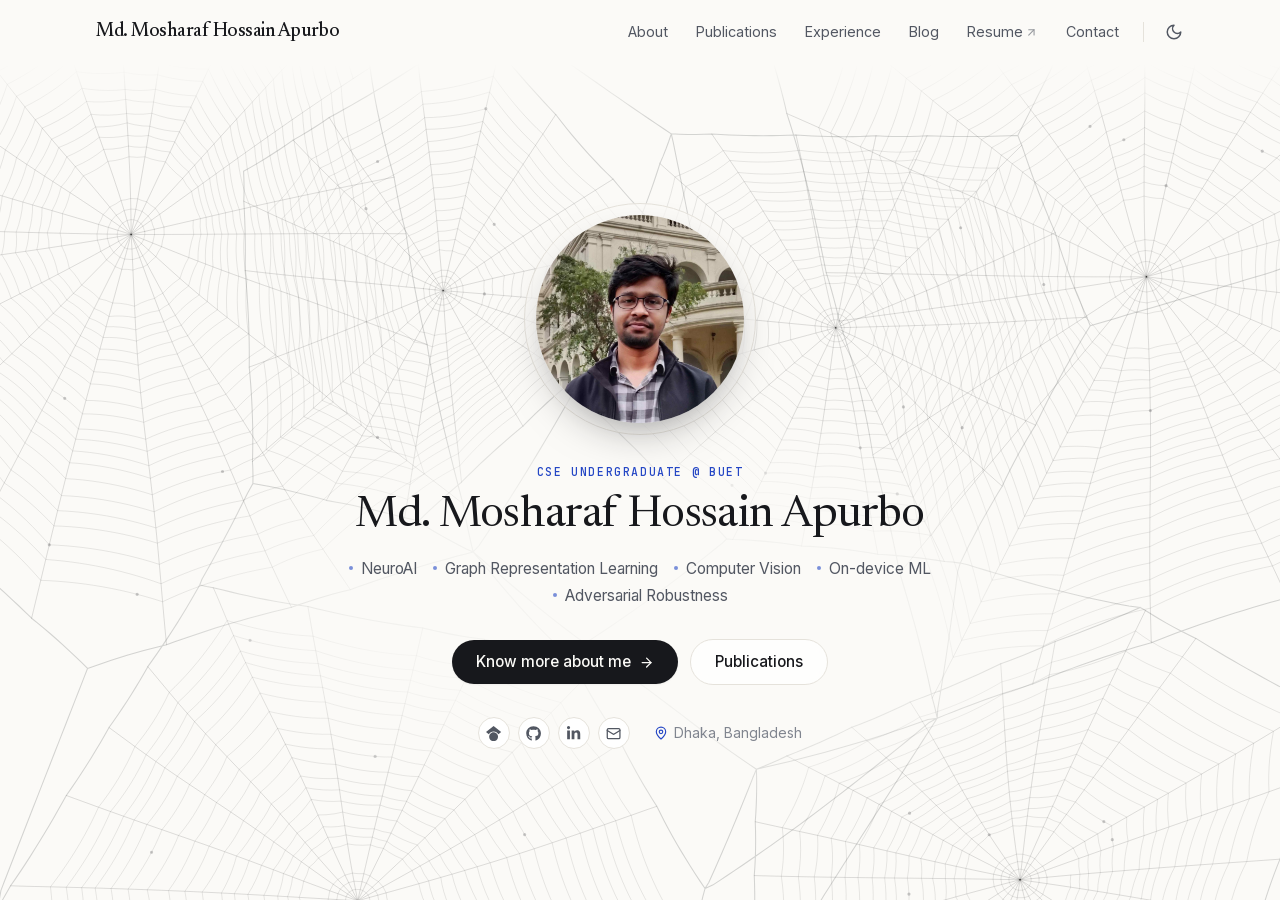
<file: index.html>
<!DOCTYPE html>
<html lang="en" class="__variable_d8ebd1 __variable_ee5d09 __variable_4dc837">
<head>
<meta charset="utf-8">
<meta name="viewport" content="width=device-width, initial-scale=1">
<title>Md. Mosharaf Hossain Apurbo · CSE Undergraduate, BUET</title>
<meta name="description" content="Md. Mosharaf Hossain Apurbo is a Computer Science and Engineering undergraduate at BUET researching NeuroAI, graph representation learning, robust and efficient computer vision, and on-device machine learning.">
<meta name="author" content="Md. Mosharaf Hossain Apurbo">
<link rel="canonical" href="https://apurbo5057.github.io/">
<meta property="og:title" content="Md. Mosharaf Hossain Apurbo">
<meta property="og:description" content="Md. Mosharaf Hossain Apurbo is a Computer Science and Engineering undergraduate at BUET researching NeuroAI, graph representation learning, robust and efficient computer vision, and on-device machine learning.">
<meta property="og:url" content="https://apurbo5057.github.io/">
<meta property="og:site_name" content="Md. Mosharaf Hossain Apurbo">
<meta property="og:type" content="website">
<meta name="twitter:card" content="summary">
<meta name="theme-color" media="(prefers-color-scheme: light)" content="#fbfaf7">
<meta name="theme-color" media="(prefers-color-scheme: dark)" content="#101114">
<link rel="icon" href="assets/img/profile.jpg" type="image/jpeg">
<link rel="preload" href="assets/fonts/84adbee2f2a7cb50.p.woff2" as="font" crossorigin type="font/woff2">
<link rel="stylesheet" href="assets/css/site.css">
<script>(function(){try{var t=localStorage.getItem("theme");if(t!=="light"&&t!=="dark"){t=matchMedia("(prefers-color-scheme: dark)").matches?"dark":"light"}document.documentElement.dataset.theme=t}catch(e){}})()</script>
</head>
<body class="flex min-h-screen flex-col">
<header data-site-header class="sticky top-0 z-50 transition-[background-color,box-shadow] duration-300 bg-paper/0"><nav class="container-page flex h-16 items-center justify-between gap-6"><a class="font-serif text-[1.2rem] font-medium tracking-tight text-ink transition-colors hover:text-accent" href="./">Md. Mosharaf Hossain Apurbo</a><div class="hidden items-center gap-3 md:flex"><ul class="flex items-center gap-1"><li><a href="about/" class="group relative inline-flex items-center gap-0.5 rounded-full px-3 py-1.5 text-[0.9rem] transition-colors text-muted hover:text-ink">About<span class="absolute inset-x-3 -bottom-px h-px origin-left bg-accent transition-transform duration-300 scale-x-0 group-hover:scale-x-100 group-hover:bg-ink/30"></span></a></li><li><a href="publications/" class="group relative inline-flex items-center gap-0.5 rounded-full px-3 py-1.5 text-[0.9rem] transition-colors text-muted hover:text-ink">Publications<span class="absolute inset-x-3 -bottom-px h-px origin-left bg-accent transition-transform duration-300 scale-x-0 group-hover:scale-x-100 group-hover:bg-ink/30"></span></a></li><li><a href="experience/" class="group relative inline-flex items-center gap-0.5 rounded-full px-3 py-1.5 text-[0.9rem] transition-colors text-muted hover:text-ink">Experience<span class="absolute inset-x-3 -bottom-px h-px origin-left bg-accent transition-transform duration-300 scale-x-0 group-hover:scale-x-100 group-hover:bg-ink/30"></span></a></li><li><a href="blog/" class="group relative inline-flex items-center gap-0.5 rounded-full px-3 py-1.5 text-[0.9rem] transition-colors text-muted hover:text-ink">Blog<span class="absolute inset-x-3 -bottom-px h-px origin-left bg-accent transition-transform duration-300 scale-x-0 group-hover:scale-x-100 group-hover:bg-ink/30"></span></a></li><li><a href="assets/cv/Apurbo-CV.pdf" target="_blank" rel="noreferrer" class="group relative inline-flex items-center gap-0.5 rounded-full px-3 py-1.5 text-[0.9rem] transition-colors text-muted hover:text-ink">Resume<span class="text-[0.8rem] opacity-60 transition-transform group-hover:-translate-y-px group-hover:translate-x-px"><svg stroke="currentColor" fill="none" stroke-width="2" viewBox="0 0 24 24" stroke-linecap="round" stroke-linejoin="round" height="1em" width="1em" xmlns="http://www.w3.org/2000/svg"><path d="M7 7h10v10"></path><path d="M7 17 17 7"></path></svg></span><span class="absolute inset-x-3 -bottom-px h-px origin-left bg-accent transition-transform duration-300 scale-x-0 group-hover:scale-x-100 group-hover:bg-ink/30"></span></a></li><li><a href="contact/" class="group relative inline-flex items-center gap-0.5 rounded-full px-3 py-1.5 text-[0.9rem] transition-colors text-muted hover:text-ink">Contact<span class="absolute inset-x-3 -bottom-px h-px origin-left bg-accent transition-transform duration-300 scale-x-0 group-hover:scale-x-100 group-hover:bg-ink/30"></span></a></li></ul><span aria-hidden="true" class="h-5 w-px bg-line"></span><button type="button" data-theme-toggle aria-label="Switch to dark mode" title="Switch to dark mode" class="flex h-9 w-9 items-center justify-center rounded-full text-muted transition-colors hover:bg-ink/5 hover:text-ink -mr-2"><span class="h-[18px] w-[18px]"></span></button></div><div class="-mr-2 flex items-center gap-1 md:hidden"><button type="button" data-theme-toggle aria-label="Switch to dark mode" title="Switch to dark mode" class="flex h-9 w-9 items-center justify-center rounded-full text-muted transition-colors hover:bg-ink/5 hover:text-ink "><span class="h-[18px] w-[18px]"></span></button><button type="button" data-menu-toggle class="rounded-full p-2 text-ink transition-colors hover:bg-ink/5" aria-label="Open menu" aria-expanded="false"><svg stroke="currentColor" fill="none" stroke-width="2" viewBox="0 0 24 24" stroke-linecap="round" stroke-linejoin="round" height="22" width="22" xmlns="http://www.w3.org/2000/svg"><line x1="4" x2="20" y1="12" y2="12"></line><line x1="4" x2="20" y1="6" y2="6"></line><line x1="4" x2="20" y1="18" y2="18"></line></svg></button></div></nav><div data-mobile-menu hidden class="border-t border-line md:hidden"><ul class="container-page flex flex-col py-3"><li><a href="about/" class="flex items-center justify-between rounded-lg px-2 py-3 text-base text-ink">About</a></li><li><a href="publications/" class="flex items-center justify-between rounded-lg px-2 py-3 text-base text-ink">Publications</a></li><li><a href="experience/" class="flex items-center justify-between rounded-lg px-2 py-3 text-base text-ink">Experience</a></li><li><a href="blog/" class="flex items-center justify-between rounded-lg px-2 py-3 text-base text-ink">Blog</a></li><li><a href="assets/cv/Apurbo-CV.pdf" target="_blank" rel="noreferrer" class="flex items-center justify-between rounded-lg px-2 py-3 text-base text-ink">Resume<span class="text-faint"><svg stroke="currentColor" fill="none" stroke-width="2" viewBox="0 0 24 24" stroke-linecap="round" stroke-linejoin="round" height="1em" width="1em" xmlns="http://www.w3.org/2000/svg"><path d="M7 7h10v10"></path><path d="M7 17 17 7"></path></svg></span></a></li><li><a href="contact/" class="flex items-center justify-between rounded-lg px-2 py-3 text-base text-ink">Contact</a></li></ul></div></header>
<main class="flex-1"><section class="relative isolate overflow-hidden"><canvas data-web aria-hidden="true" class="pointer-events-none web-fade absolute inset-0 -z-10 h-full w-full"></canvas><div class="container-page flex min-h-[calc(100svh-4rem)] flex-col items-center justify-center py-12 text-center"><div data-web-portrait="true" class="relative h-44 w-44 sm:h-52 sm:w-52"><div class="rise h-full w-full"><span aria-hidden="true" class="absolute -inset-3 rounded-full border border-line bg-paper/70"></span><div class="relative h-full w-full overflow-hidden rounded-full shadow-[0_18px_44px_-18px_rgba(23,24,28,0.5)]"><img alt="Portrait of Md. Mosharaf Hossain Apurbo" fetchpriority="high" width="800" height="800" decoding="async" class="h-full w-full object-cover" src="assets/img/profile.jpg"></div></div></div><div data-web-clear="true" class="mt-10 flex w-full max-w-3xl flex-col items-center"><div class="rise w-full" style="animation-delay:80ms"><p class="eyebrow">CSE Undergraduate @ BUET</p><h1 class="mt-3 font-serif text-[2.1rem] font-normal leading-[1.1] tracking-[-0.015em] text-ink sm:text-[2.75rem]">Md. Mosharaf Hossain Apurbo</h1><ul class="mx-auto mt-4 flex flex-wrap items-center justify-center gap-x-4 gap-y-1 text-[0.92rem] text-muted sm:text-[0.97rem]"><li class="inline-flex items-center gap-2 whitespace-nowrap"><span aria-hidden="true" class="h-1 w-1 rounded-full bg-accent/60"></span>NeuroAI</li><li class="inline-flex items-center gap-2 whitespace-nowrap"><span aria-hidden="true" class="h-1 w-1 rounded-full bg-accent/60"></span>Graph Representation Learning</li><li class="inline-flex items-center gap-2 whitespace-nowrap"><span aria-hidden="true" class="h-1 w-1 rounded-full bg-accent/60"></span>Computer Vision</li><li class="inline-flex items-center gap-2 whitespace-nowrap"><span aria-hidden="true" class="h-1 w-1 rounded-full bg-accent/60"></span>On-device ML</li><li class="inline-flex items-center gap-2 whitespace-nowrap"><span aria-hidden="true" class="h-1 w-1 rounded-full bg-accent/60"></span>Adversarial Robustness</li></ul></div><div class="rise mt-8 flex flex-wrap items-center justify-center gap-3" style="animation-delay:160ms"><a class="btn-primary px-6 py-3 text-[0.95rem]" href="about/">Know more about me<svg stroke="currentColor" fill="none" stroke-width="2" viewBox="0 0 24 24" stroke-linecap="round" stroke-linejoin="round" height="1em" width="1em" xmlns="http://www.w3.org/2000/svg"><path d="M5 12h14"></path><path d="m12 5 7 7-7 7"></path></svg></a><a class="btn-secondary px-6 py-3 text-[0.95rem]" href="publications/">Publications</a></div><div class="rise mt-8 flex flex-wrap items-center justify-center gap-x-6 gap-y-3 text-sm text-faint" style="animation-delay:240ms"><ul class="flex items-center gap-2 "><li><a href="https://scholar.google.com/citations?hl=en&user=VNq_d8EAAAAJ" target="_blank" rel="noreferrer" aria-label="Google Scholar" title="Google Scholar" class="h-8 w-8 text-[0.95rem] flex items-center justify-center rounded-full border border-line bg-surface text-muted transition-all hover:-translate-y-0.5 hover:border-accent/40 hover:text-accent"><svg stroke="currentColor" fill="currentColor" stroke-width="0" viewBox="0 0 512 512" height="1em" width="1em" xmlns="http://www.w3.org/2000/svg"><path d="M390.9 298.5c0 0 0 .1 .1 .1c9.2 19.4 14.4 41.1 14.4 64C405.3 445.1 338.5 512 256 512s-149.3-66.9-149.3-149.3c0-22.9 5.2-44.6 14.4-64h0c1.7-3.6 3.6-7.2 5.6-10.7c4.4-7.6 9.4-14.7 15-21.3c27.4-32.6 68.5-53.3 114.4-53.3c33.6 0 64.6 11.1 89.6 29.9c9.1 6.9 17.4 14.7 24.8 23.5c5.6 6.6 10.6 13.8 15 21.3c2 3.4 3.8 7 5.5 10.5zm26.4-18.8c-30.1-58.4-91-98.4-161.3-98.4s-131.2 40-161.3 98.4L0 202.7 256 0 512 202.7l-94.7 77.1z"></path></svg></a></li><li><a href="https://github.com/Apurbo5057" target="_blank" rel="noreferrer" aria-label="GitHub" title="GitHub" class="h-8 w-8 text-[0.95rem] flex items-center justify-center rounded-full border border-line bg-surface text-muted transition-all hover:-translate-y-0.5 hover:border-accent/40 hover:text-accent"><svg stroke="currentColor" fill="currentColor" stroke-width="0" viewBox="0 0 496 512" height="1em" width="1em" xmlns="http://www.w3.org/2000/svg"><path d="M165.9 397.4c0 2-2.3 3.6-5.2 3.6-3.3.3-5.6-1.3-5.6-3.6 0-2 2.3-3.6 5.2-3.6 3-.3 5.6 1.3 5.6 3.6zm-31.1-4.5c-.7 2 1.3 4.3 4.3 4.9 2.6 1 5.6 0 6.2-2s-1.3-4.3-4.3-5.2c-2.6-.7-5.5.3-6.2 2.3zm44.2-1.7c-2.9.7-4.9 2.6-4.6 4.9.3 2 2.9 3.3 5.9 2.6 2.9-.7 4.9-2.6 4.6-4.6-.3-1.9-3-3.2-5.9-2.9zM244.8 8C106.1 8 0 113.3 0 252c0 110.9 69.8 205.8 169.5 239.2 12.8 2.3 17.3-5.6 17.3-12.1 0-6.2-.3-40.4-.3-61.4 0 0-70 15-84.7-29.8 0 0-11.4-29.1-27.8-36.6 0 0-22.9-15.7 1.6-15.4 0 0 24.9 2 38.6 25.8 21.9 38.6 58.6 27.5 72.9 20.9 2.3-16 8.8-27.1 16-33.7-55.9-6.2-112.3-14.3-112.3-110.5 0-27.5 7.6-41.3 23.6-58.9-2.6-6.5-11.1-33.3 2.6-67.9 20.9-6.5 69 27 69 27 20-5.6 41.5-8.5 62.8-8.5s42.8 2.9 62.8 8.5c0 0 48.1-33.6 69-27 13.7 34.7 5.2 61.4 2.6 67.9 16 17.7 25.8 31.5 25.8 58.9 0 96.5-58.9 104.2-114.8 110.5 9.2 7.9 17 22.9 17 46.4 0 33.7-.3 75.4-.3 83.6 0 6.5 4.6 14.4 17.3 12.1C428.2 457.8 496 362.9 496 252 496 113.3 383.5 8 244.8 8zM97.2 352.9c-1.3 1-1 3.3.7 5.2 1.6 1.6 3.9 2.3 5.2 1 1.3-1 1-3.3-.7-5.2-1.6-1.6-3.9-2.3-5.2-1zm-10.8-8.1c-.7 1.3.3 2.9 2.3 3.9 1.6 1 3.6.7 4.3-.7.7-1.3-.3-2.9-2.3-3.9-2-.6-3.6-.3-4.3.7zm32.4 35.6c-1.6 1.3-1 4.3 1.3 6.2 2.3 2.3 5.2 2.6 6.5 1 1.3-1.3.7-4.3-1.3-6.2-2.2-2.3-5.2-2.6-6.5-1zm-11.4-14.7c-1.6 1-1.6 3.6 0 5.9 1.6 2.3 4.3 3.3 5.6 2.3 1.6-1.3 1.6-3.9 0-6.2-1.4-2.3-4-3.3-5.6-2.3z"></path></svg></a></li><li><a href="https://www.linkedin.com/in/m-a-hossain-884aa52a0/" target="_blank" rel="noreferrer" aria-label="LinkedIn" title="LinkedIn" class="h-8 w-8 text-[0.95rem] flex items-center justify-center rounded-full border border-line bg-surface text-muted transition-all hover:-translate-y-0.5 hover:border-accent/40 hover:text-accent"><svg stroke="currentColor" fill="currentColor" stroke-width="0" viewBox="0 0 448 512" height="1em" width="1em" xmlns="http://www.w3.org/2000/svg"><path d="M100.28 448H7.4V148.9h92.88zM53.79 108.1C24.09 108.1 0 83.5 0 53.8a53.79 53.79 0 0 1 107.58 0c0 29.7-24.1 54.3-53.79 54.3zM447.9 448h-92.68V302.4c0-34.7-.7-79.2-48.29-79.2-48.29 0-55.69 37.7-55.69 76.7V448h-92.78V148.9h89.08v40.8h1.3c12.4-23.5 42.69-48.3 87.88-48.3 94 0 111.28 61.9 111.28 142.3V448z"></path></svg></a></li><li><a href="mailto:mosharaf.apurbo57@gmail.com" target="_blank" rel="noreferrer" aria-label="Email" title="Email" class="h-8 w-8 text-[0.95rem] flex items-center justify-center rounded-full border border-line bg-surface text-muted transition-all hover:-translate-y-0.5 hover:border-accent/40 hover:text-accent"><svg stroke="currentColor" fill="none" stroke-width="2" viewBox="0 0 24 24" stroke-linecap="round" stroke-linejoin="round" height="1em" width="1em" xmlns="http://www.w3.org/2000/svg"><rect width="20" height="16" x="2" y="4" rx="2"></rect><path d="m22 7-8.97 5.7a1.94 1.94 0 0 1-2.06 0L2 7"></path></svg></a></li></ul><span class="inline-flex items-center gap-1.5"><span class="text-accent"><svg stroke="currentColor" fill="none" stroke-width="2" viewBox="0 0 24 24" stroke-linecap="round" stroke-linejoin="round" height="1em" width="1em" xmlns="http://www.w3.org/2000/svg"><path d="M20 10c0 4.993-5.539 10.193-7.399 11.799a1 1 0 0 1-1.202 0C9.539 20.193 4 14.993 4 10a8 8 0 0 1 16 0"></path><circle cx="12" cy="10" r="3"></circle></svg></span>Dhaka, Bangladesh</span></div></div></div></section></main>
<script src="assets/js/web.js" defer></script>
<script src="assets/js/site.js" defer></script>
</body>
</html>
</file>
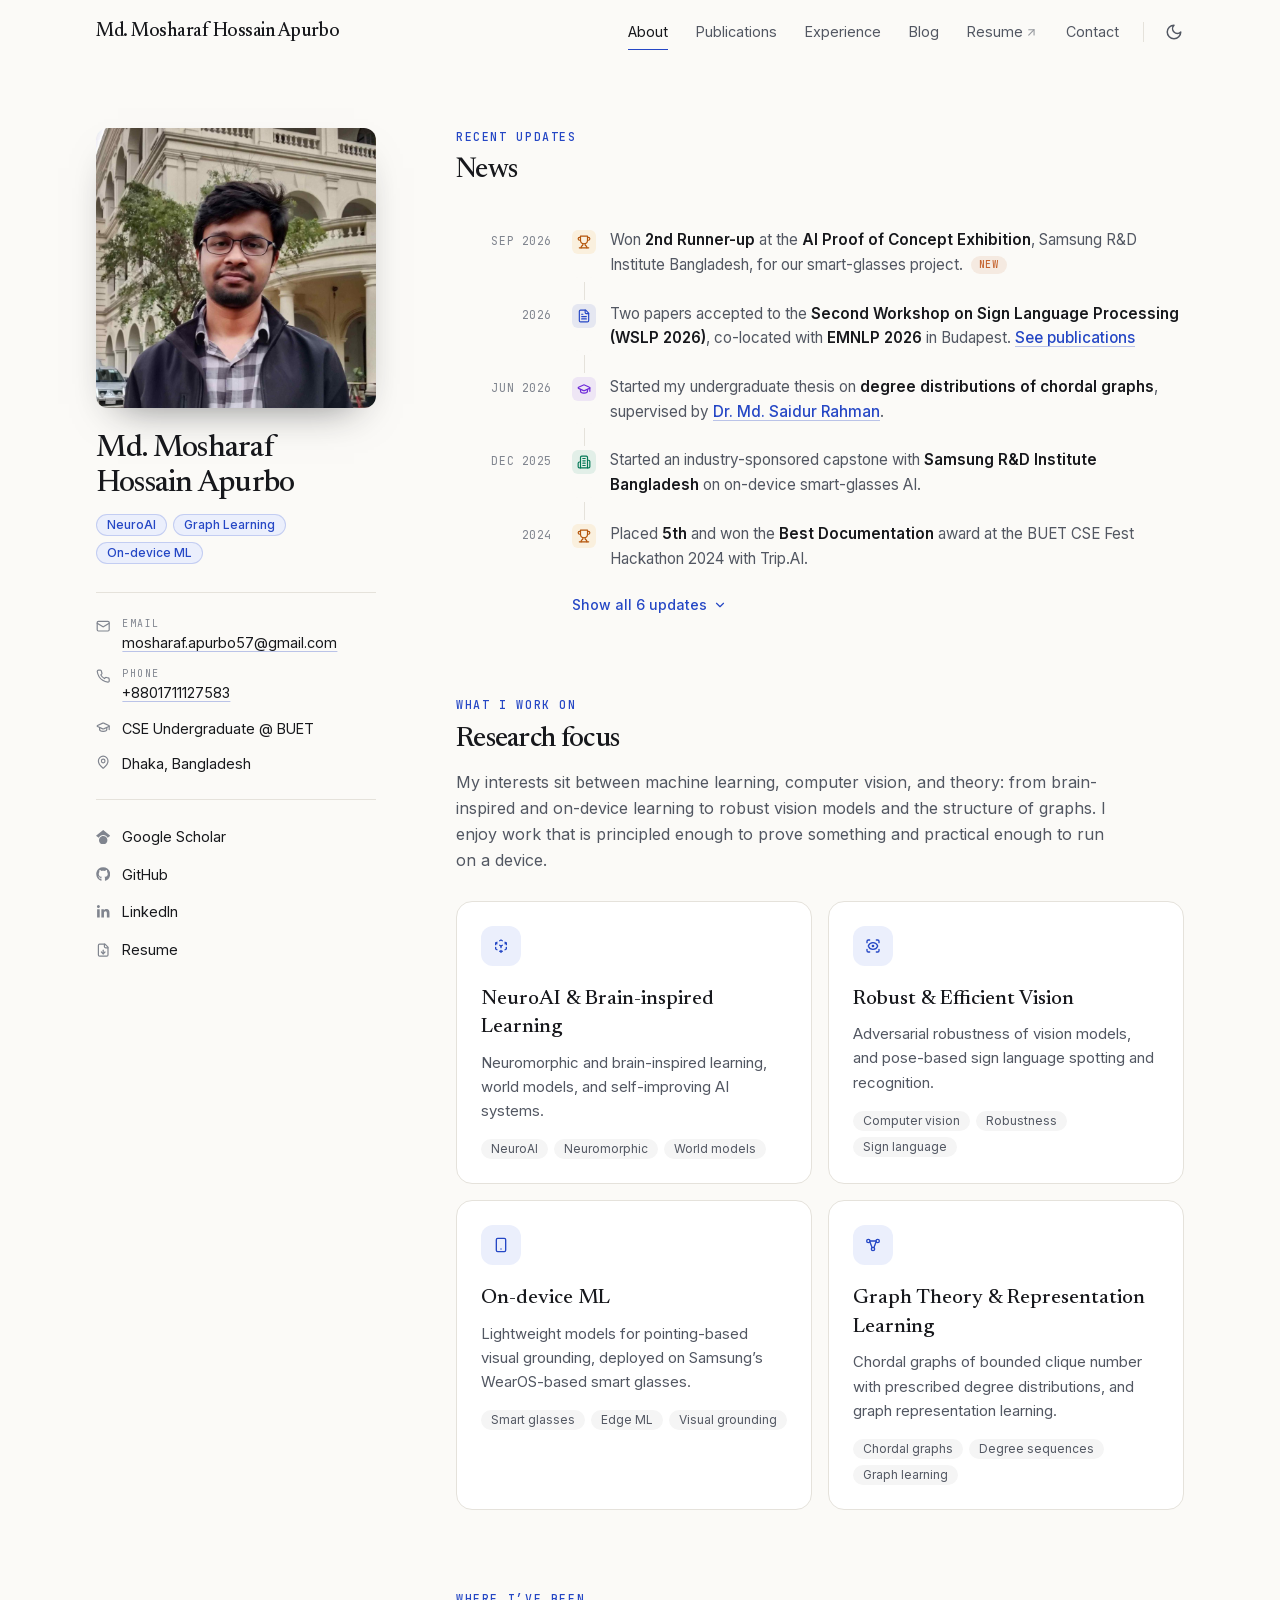
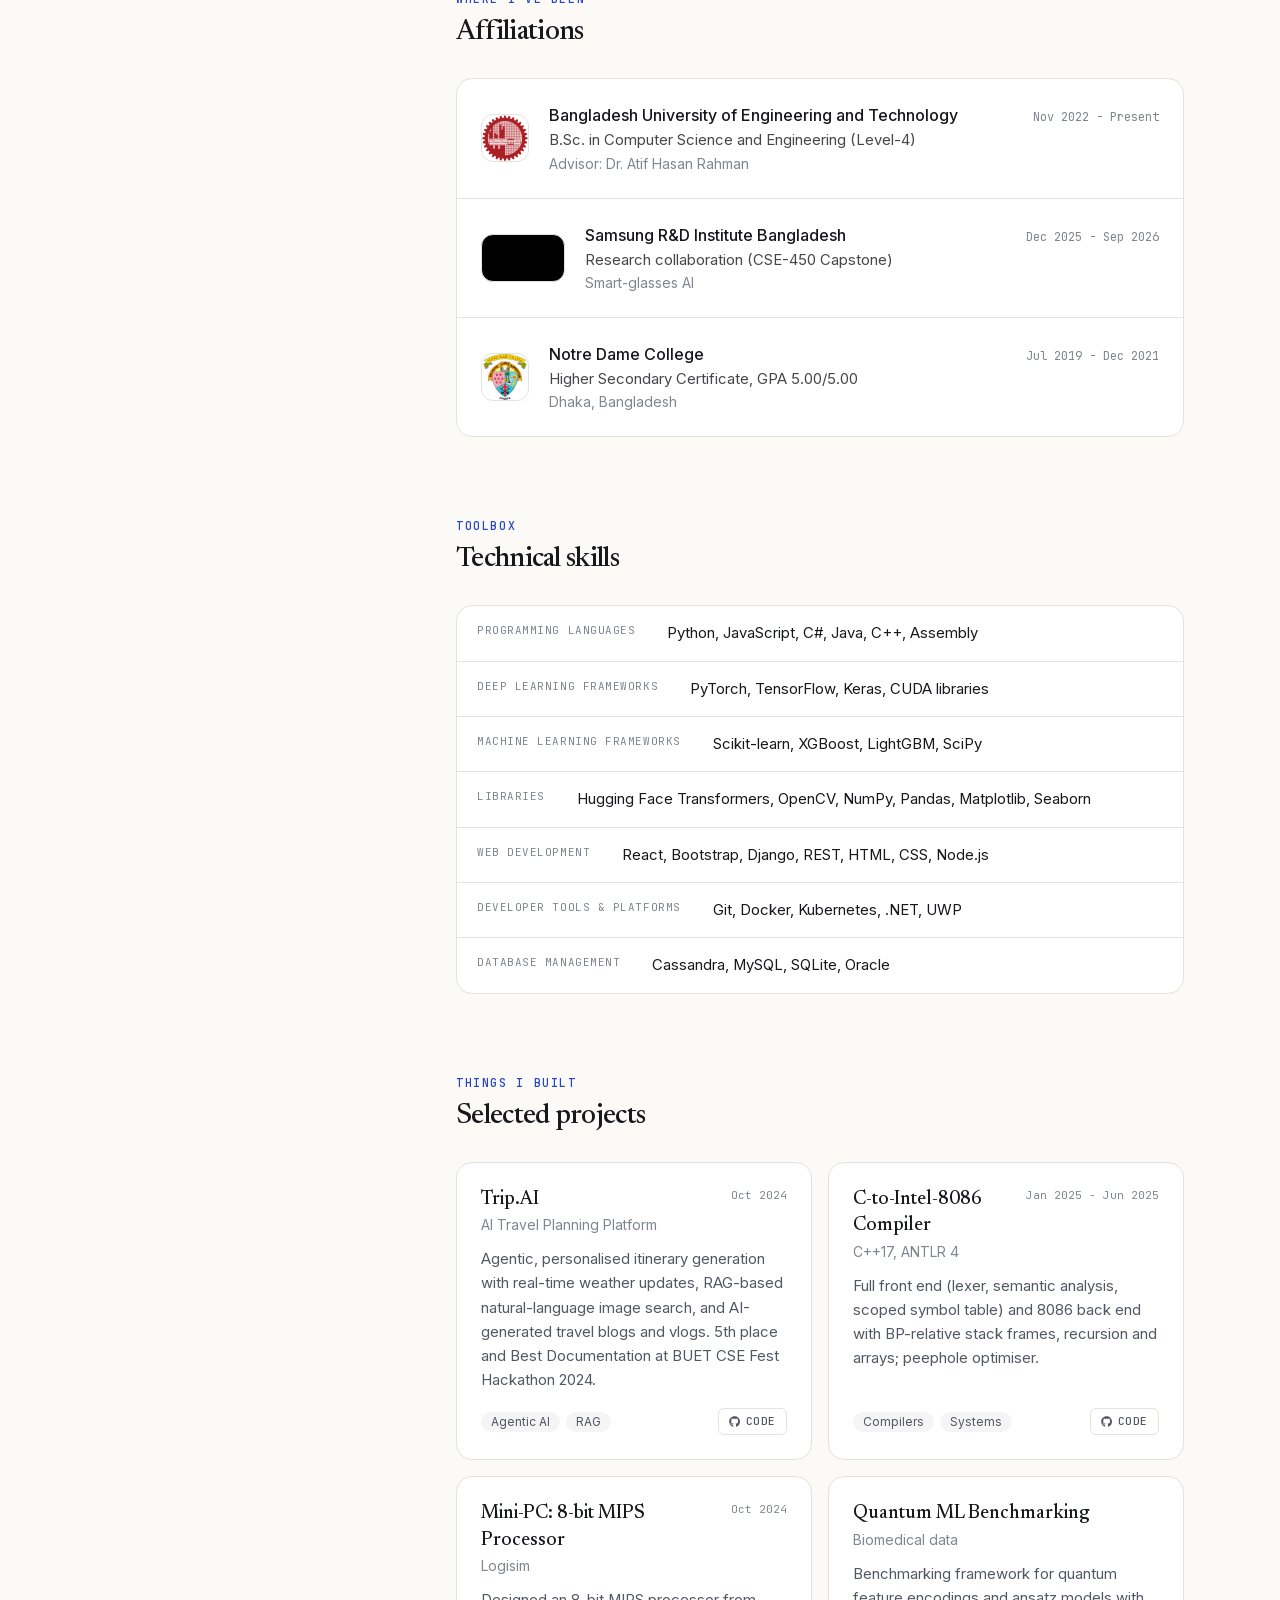
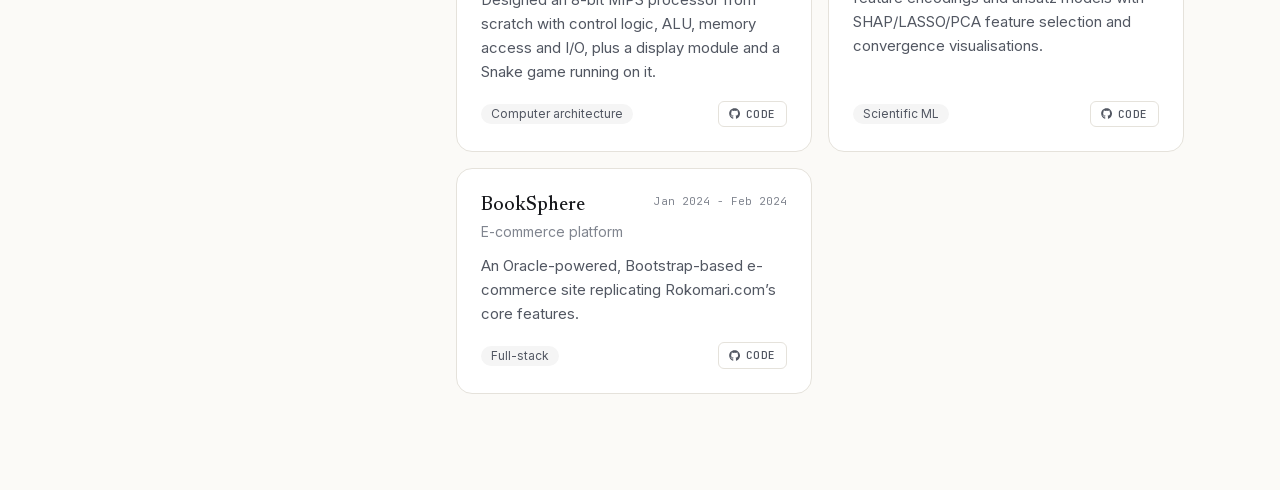
<file: about/index.html>
<!DOCTYPE html>
<html lang="en" class="__variable_d8ebd1 __variable_ee5d09 __variable_4dc837">
<head>
<meta charset="utf-8">
<meta name="viewport" content="width=device-width, initial-scale=1">
<title>About · Md. Mosharaf Hossain Apurbo</title>
<meta name="description" content="Md. Mosharaf Hossain Apurbo is a Computer Science and Engineering undergraduate at BUET researching NeuroAI, graph representation learning, robust and efficient computer vision, and on-device machine learning.">
<meta name="author" content="Md. Mosharaf Hossain Apurbo">
<link rel="canonical" href="https://apurbo5057.github.io/about/">
<meta property="og:title" content="Md. Mosharaf Hossain Apurbo">
<meta property="og:description" content="Md. Mosharaf Hossain Apurbo is a Computer Science and Engineering undergraduate at BUET researching NeuroAI, graph representation learning, robust and efficient computer vision, and on-device machine learning.">
<meta property="og:url" content="https://apurbo5057.github.io/about/">
<meta property="og:site_name" content="Md. Mosharaf Hossain Apurbo">
<meta property="og:type" content="website">
<meta name="twitter:card" content="summary">
<meta name="theme-color" media="(prefers-color-scheme: light)" content="#fbfaf7">
<meta name="theme-color" media="(prefers-color-scheme: dark)" content="#101114">
<link rel="icon" href="../assets/img/profile.jpg" type="image/jpeg">
<link rel="preload" href="../assets/fonts/84adbee2f2a7cb50.p.woff2" as="font" crossorigin type="font/woff2">
<link rel="stylesheet" href="../assets/css/site.css">
<script>(function(){try{var t=localStorage.getItem("theme");if(t!=="light"&&t!=="dark"){t=matchMedia("(prefers-color-scheme: dark)").matches?"dark":"light"}document.documentElement.dataset.theme=t}catch(e){}})()</script>
</head>
<body class="flex min-h-screen flex-col">
<header data-site-header class="sticky top-0 z-50 transition-[background-color,box-shadow] duration-300 bg-paper/0"><nav class="container-page flex h-16 items-center justify-between gap-6"><a class="font-serif text-[1.2rem] font-medium tracking-tight text-ink transition-colors hover:text-accent" href="../">Md. Mosharaf Hossain Apurbo</a><div class="hidden items-center gap-3 md:flex"><ul class="flex items-center gap-1"><li><a href="../about/" aria-current="page" class="group relative inline-flex items-center gap-0.5 rounded-full px-3 py-1.5 text-[0.9rem] transition-colors text-ink">About<span class="absolute inset-x-3 -bottom-px h-px origin-left bg-accent transition-transform duration-300 scale-x-100"></span></a></li><li><a href="../publications/" class="group relative inline-flex items-center gap-0.5 rounded-full px-3 py-1.5 text-[0.9rem] transition-colors text-muted hover:text-ink">Publications<span class="absolute inset-x-3 -bottom-px h-px origin-left bg-accent transition-transform duration-300 scale-x-0 group-hover:scale-x-100 group-hover:bg-ink/30"></span></a></li><li><a href="../experience/" class="group relative inline-flex items-center gap-0.5 rounded-full px-3 py-1.5 text-[0.9rem] transition-colors text-muted hover:text-ink">Experience<span class="absolute inset-x-3 -bottom-px h-px origin-left bg-accent transition-transform duration-300 scale-x-0 group-hover:scale-x-100 group-hover:bg-ink/30"></span></a></li><li><a href="../blog/" class="group relative inline-flex items-center gap-0.5 rounded-full px-3 py-1.5 text-[0.9rem] transition-colors text-muted hover:text-ink">Blog<span class="absolute inset-x-3 -bottom-px h-px origin-left bg-accent transition-transform duration-300 scale-x-0 group-hover:scale-x-100 group-hover:bg-ink/30"></span></a></li><li><a href="../assets/cv/Apurbo-CV.pdf" target="_blank" rel="noreferrer" class="group relative inline-flex items-center gap-0.5 rounded-full px-3 py-1.5 text-[0.9rem] transition-colors text-muted hover:text-ink">Resume<span class="text-[0.8rem] opacity-60 transition-transform group-hover:-translate-y-px group-hover:translate-x-px"><svg stroke="currentColor" fill="none" stroke-width="2" viewBox="0 0 24 24" stroke-linecap="round" stroke-linejoin="round" height="1em" width="1em" xmlns="http://www.w3.org/2000/svg"><path d="M7 7h10v10"></path><path d="M7 17 17 7"></path></svg></span><span class="absolute inset-x-3 -bottom-px h-px origin-left bg-accent transition-transform duration-300 scale-x-0 group-hover:scale-x-100 group-hover:bg-ink/30"></span></a></li><li><a href="../contact/" class="group relative inline-flex items-center gap-0.5 rounded-full px-3 py-1.5 text-[0.9rem] transition-colors text-muted hover:text-ink">Contact<span class="absolute inset-x-3 -bottom-px h-px origin-left bg-accent transition-transform duration-300 scale-x-0 group-hover:scale-x-100 group-hover:bg-ink/30"></span></a></li></ul><span aria-hidden="true" class="h-5 w-px bg-line"></span><button type="button" data-theme-toggle aria-label="Switch to dark mode" title="Switch to dark mode" class="flex h-9 w-9 items-center justify-center rounded-full text-muted transition-colors hover:bg-ink/5 hover:text-ink -mr-2"><span class="h-[18px] w-[18px]"></span></button></div><div class="-mr-2 flex items-center gap-1 md:hidden"><button type="button" data-theme-toggle aria-label="Switch to dark mode" title="Switch to dark mode" class="flex h-9 w-9 items-center justify-center rounded-full text-muted transition-colors hover:bg-ink/5 hover:text-ink "><span class="h-[18px] w-[18px]"></span></button><button type="button" data-menu-toggle class="rounded-full p-2 text-ink transition-colors hover:bg-ink/5" aria-label="Open menu" aria-expanded="false"><svg stroke="currentColor" fill="none" stroke-width="2" viewBox="0 0 24 24" stroke-linecap="round" stroke-linejoin="round" height="22" width="22" xmlns="http://www.w3.org/2000/svg"><line x1="4" x2="20" y1="12" y2="12"></line><line x1="4" x2="20" y1="6" y2="6"></line><line x1="4" x2="20" y1="18" y2="18"></line></svg></button></div></nav><div data-mobile-menu hidden class="border-t border-line md:hidden"><ul class="container-page flex flex-col py-3"><li><a href="../about/" class="flex items-center justify-between rounded-lg px-2 py-3 text-base font-medium text-accent">About</a></li><li><a href="../publications/" class="flex items-center justify-between rounded-lg px-2 py-3 text-base text-ink">Publications</a></li><li><a href="../experience/" class="flex items-center justify-between rounded-lg px-2 py-3 text-base text-ink">Experience</a></li><li><a href="../blog/" class="flex items-center justify-between rounded-lg px-2 py-3 text-base text-ink">Blog</a></li><li><a href="../assets/cv/Apurbo-CV.pdf" target="_blank" rel="noreferrer" class="flex items-center justify-between rounded-lg px-2 py-3 text-base text-ink">Resume<span class="text-faint"><svg stroke="currentColor" fill="none" stroke-width="2" viewBox="0 0 24 24" stroke-linecap="round" stroke-linejoin="round" height="1em" width="1em" xmlns="http://www.w3.org/2000/svg"><path d="M7 7h10v10"></path><path d="M7 17 17 7"></path></svg></span></a></li><li><a href="../contact/" class="flex items-center justify-between rounded-lg px-2 py-3 text-base text-ink">Contact</a></li></ul></div></header>
<main class="flex-1"><div class="container-page pb-24 pt-10 lg:pt-16"><div class="grid gap-14 lg:grid-cols-[17.5rem_1fr] lg:gap-20"><aside class="rise lg:sticky lg:top-24 lg:self-start"><div><div class="flex items-center gap-5 lg:block"><div class="relative w-28 shrink-0 sm:w-36 lg:w-full"><img alt="Portrait of Md. Mosharaf Hossain Apurbo" fetchpriority="high" width="800" height="800" decoding="async" class="aspect-square w-full rounded-xl object-cover shadow-[0_18px_40px_-22px_rgba(23,24,28,0.6)]" src="../assets/img/profile.jpg"></div><div class="lg:mt-6"><h1 class="font-serif text-[1.65rem] font-medium leading-[1.15] tracking-tight text-ink sm:text-[1.9rem]">Md. Mosharaf Hossain Apurbo</h1><ul class="mt-3 flex flex-wrap gap-1.5"><li class="rounded-full border border-accent/20 bg-accent-soft px-2.5 py-0.5 text-xs font-medium text-accent">NeuroAI</li><li class="rounded-full border border-accent/20 bg-accent-soft px-2.5 py-0.5 text-xs font-medium text-accent">Graph Learning</li><li class="rounded-full border border-accent/20 bg-accent-soft px-2.5 py-0.5 text-xs font-medium text-accent">On-device ML</li></ul></div></div><ul class="mt-7 space-y-3.5 border-t border-line pt-6 text-[0.9rem]"><li class="flex gap-3"><span class="mt-0.5 text-faint"><svg stroke="currentColor" fill="none" stroke-width="2" viewBox="0 0 24 24" stroke-linecap="round" stroke-linejoin="round" height="1em" width="1em" xmlns="http://www.w3.org/2000/svg"><rect width="20" height="16" x="2" y="4" rx="2"></rect><path d="m22 7-8.97 5.7a1.94 1.94 0 0 1-2.06 0L2 7"></path></svg></span><div class="min-w-0"><p class="font-mono text-[0.62rem] uppercase tracking-[0.14em] text-faint">Email</p><a href="mailto:mosharaf.apurbo57@gmail.com" class="link-underline break-all text-ink">mosharaf.apurbo57@gmail.com</a></div></li><li class="flex gap-3"><span class="mt-0.5 text-faint"><svg stroke="currentColor" fill="none" stroke-width="2" viewBox="0 0 24 24" stroke-linecap="round" stroke-linejoin="round" height="1em" width="1em" xmlns="http://www.w3.org/2000/svg"><path d="M22 16.92v3a2 2 0 0 1-2.18 2 19.79 19.79 0 0 1-8.63-3.07 19.5 19.5 0 0 1-6-6 19.79 19.79 0 0 1-3.07-8.67A2 2 0 0 1 4.11 2h3a2 2 0 0 1 2 1.72 12.84 12.84 0 0 0 .7 2.81 2 2 0 0 1-.45 2.11L8.09 9.91a16 16 0 0 0 6 6l1.27-1.27a2 2 0 0 1 2.11-.45 12.84 12.84 0 0 0 2.81.7A2 2 0 0 1 22 16.92z"></path></svg></span><div class="min-w-0"><p class="font-mono text-[0.62rem] uppercase tracking-[0.14em] text-faint">Phone</p><a href="tel:+8801711127583" class="link-underline text-ink">+8801711127583</a></div></li><li class="flex gap-3"><span class="mt-0.5 text-faint"><svg stroke="currentColor" fill="none" stroke-width="2" viewBox="0 0 24 24" stroke-linecap="round" stroke-linejoin="round" height="1em" width="1em" xmlns="http://www.w3.org/2000/svg"><path d="M21.42 10.922a1 1 0 0 0-.019-1.838L12.83 5.18a2 2 0 0 0-1.66 0L2.6 9.08a1 1 0 0 0 0 1.832l8.57 3.908a2 2 0 0 0 1.66 0z"></path><path d="M22 10v6"></path><path d="M6 12.5V16a6 3 0 0 0 12 0v-3.5"></path></svg></span><div class="min-w-0"><span class="text-ink">CSE Undergraduate @ BUET</span></div></li><li class="flex gap-3"><span class="mt-0.5 text-faint"><svg stroke="currentColor" fill="none" stroke-width="2" viewBox="0 0 24 24" stroke-linecap="round" stroke-linejoin="round" height="1em" width="1em" xmlns="http://www.w3.org/2000/svg"><path d="M20 10c0 4.993-5.539 10.193-7.399 11.799a1 1 0 0 1-1.202 0C9.539 20.193 4 14.993 4 10a8 8 0 0 1 16 0"></path><circle cx="12" cy="10" r="3"></circle></svg></span><div class="min-w-0"><span class="text-ink">Dhaka, Bangladesh</span></div></li></ul><ul class="mt-6 space-y-1 border-t border-line pt-5"><li><a href="https://scholar.google.com/citations?hl=en&user=VNq_d8EAAAAJ" target="_blank" rel="noreferrer" class="group -mx-2 flex items-center gap-3 rounded-lg px-2 py-1.5 text-[0.9rem] text-ink transition-colors hover:bg-ink/[0.04] hover:text-accent"><span class="text-faint group-hover:text-accent"><svg stroke="currentColor" fill="currentColor" stroke-width="0" viewBox="0 0 512 512" height="1em" width="1em" xmlns="http://www.w3.org/2000/svg"><path d="M390.9 298.5c0 0 0 .1 .1 .1c9.2 19.4 14.4 41.1 14.4 64C405.3 445.1 338.5 512 256 512s-149.3-66.9-149.3-149.3c0-22.9 5.2-44.6 14.4-64h0c1.7-3.6 3.6-7.2 5.6-10.7c4.4-7.6 9.4-14.7 15-21.3c27.4-32.6 68.5-53.3 114.4-53.3c33.6 0 64.6 11.1 89.6 29.9c9.1 6.9 17.4 14.7 24.8 23.5c5.6 6.6 10.6 13.8 15 21.3c2 3.4 3.8 7 5.5 10.5zm26.4-18.8c-30.1-58.4-91-98.4-161.3-98.4s-131.2 40-161.3 98.4L0 202.7 256 0 512 202.7l-94.7 77.1z"></path></svg></span>Google Scholar<span class="ml-auto text-faint opacity-0 transition-opacity group-hover:opacity-100"><svg stroke="currentColor" fill="none" stroke-width="2" viewBox="0 0 24 24" stroke-linecap="round" stroke-linejoin="round" height="1em" width="1em" xmlns="http://www.w3.org/2000/svg"><path d="M7 7h10v10"></path><path d="M7 17 17 7"></path></svg></span></a></li><li><a href="https://github.com/Apurbo5057" target="_blank" rel="noreferrer" class="group -mx-2 flex items-center gap-3 rounded-lg px-2 py-1.5 text-[0.9rem] text-ink transition-colors hover:bg-ink/[0.04] hover:text-accent"><span class="text-faint group-hover:text-accent"><svg stroke="currentColor" fill="currentColor" stroke-width="0" viewBox="0 0 496 512" height="1em" width="1em" xmlns="http://www.w3.org/2000/svg"><path d="M165.9 397.4c0 2-2.3 3.6-5.2 3.6-3.3.3-5.6-1.3-5.6-3.6 0-2 2.3-3.6 5.2-3.6 3-.3 5.6 1.3 5.6 3.6zm-31.1-4.5c-.7 2 1.3 4.3 4.3 4.9 2.6 1 5.6 0 6.2-2s-1.3-4.3-4.3-5.2c-2.6-.7-5.5.3-6.2 2.3zm44.2-1.7c-2.9.7-4.9 2.6-4.6 4.9.3 2 2.9 3.3 5.9 2.6 2.9-.7 4.9-2.6 4.6-4.6-.3-1.9-3-3.2-5.9-2.9zM244.8 8C106.1 8 0 113.3 0 252c0 110.9 69.8 205.8 169.5 239.2 12.8 2.3 17.3-5.6 17.3-12.1 0-6.2-.3-40.4-.3-61.4 0 0-70 15-84.7-29.8 0 0-11.4-29.1-27.8-36.6 0 0-22.9-15.7 1.6-15.4 0 0 24.9 2 38.6 25.8 21.9 38.6 58.6 27.5 72.9 20.9 2.3-16 8.8-27.1 16-33.7-55.9-6.2-112.3-14.3-112.3-110.5 0-27.5 7.6-41.3 23.6-58.9-2.6-6.5-11.1-33.3 2.6-67.9 20.9-6.5 69 27 69 27 20-5.6 41.5-8.5 62.8-8.5s42.8 2.9 62.8 8.5c0 0 48.1-33.6 69-27 13.7 34.7 5.2 61.4 2.6 67.9 16 17.7 25.8 31.5 25.8 58.9 0 96.5-58.9 104.2-114.8 110.5 9.2 7.9 17 22.9 17 46.4 0 33.7-.3 75.4-.3 83.6 0 6.5 4.6 14.4 17.3 12.1C428.2 457.8 496 362.9 496 252 496 113.3 383.5 8 244.8 8zM97.2 352.9c-1.3 1-1 3.3.7 5.2 1.6 1.6 3.9 2.3 5.2 1 1.3-1 1-3.3-.7-5.2-1.6-1.6-3.9-2.3-5.2-1zm-10.8-8.1c-.7 1.3.3 2.9 2.3 3.9 1.6 1 3.6.7 4.3-.7.7-1.3-.3-2.9-2.3-3.9-2-.6-3.6-.3-4.3.7zm32.4 35.6c-1.6 1.3-1 4.3 1.3 6.2 2.3 2.3 5.2 2.6 6.5 1 1.3-1.3.7-4.3-1.3-6.2-2.2-2.3-5.2-2.6-6.5-1zm-11.4-14.7c-1.6 1-1.6 3.6 0 5.9 1.6 2.3 4.3 3.3 5.6 2.3 1.6-1.3 1.6-3.9 0-6.2-1.4-2.3-4-3.3-5.6-2.3z"></path></svg></span>GitHub<span class="ml-auto text-faint opacity-0 transition-opacity group-hover:opacity-100"><svg stroke="currentColor" fill="none" stroke-width="2" viewBox="0 0 24 24" stroke-linecap="round" stroke-linejoin="round" height="1em" width="1em" xmlns="http://www.w3.org/2000/svg"><path d="M7 7h10v10"></path><path d="M7 17 17 7"></path></svg></span></a></li><li><a href="https://www.linkedin.com/in/m-a-hossain-884aa52a0/" target="_blank" rel="noreferrer" class="group -mx-2 flex items-center gap-3 rounded-lg px-2 py-1.5 text-[0.9rem] text-ink transition-colors hover:bg-ink/[0.04] hover:text-accent"><span class="text-faint group-hover:text-accent"><svg stroke="currentColor" fill="currentColor" stroke-width="0" viewBox="0 0 448 512" height="1em" width="1em" xmlns="http://www.w3.org/2000/svg"><path d="M100.28 448H7.4V148.9h92.88zM53.79 108.1C24.09 108.1 0 83.5 0 53.8a53.79 53.79 0 0 1 107.58 0c0 29.7-24.1 54.3-53.79 54.3zM447.9 448h-92.68V302.4c0-34.7-.7-79.2-48.29-79.2-48.29 0-55.69 37.7-55.69 76.7V448h-92.78V148.9h89.08v40.8h1.3c12.4-23.5 42.69-48.3 87.88-48.3 94 0 111.28 61.9 111.28 142.3V448z"></path></svg></span>LinkedIn<span class="ml-auto text-faint opacity-0 transition-opacity group-hover:opacity-100"><svg stroke="currentColor" fill="none" stroke-width="2" viewBox="0 0 24 24" stroke-linecap="round" stroke-linejoin="round" height="1em" width="1em" xmlns="http://www.w3.org/2000/svg"><path d="M7 7h10v10"></path><path d="M7 17 17 7"></path></svg></span></a></li><li><a href="../assets/cv/Apurbo-CV.pdf" target="_blank" rel="noreferrer" class="group -mx-2 flex items-center gap-3 rounded-lg px-2 py-1.5 text-[0.9rem] text-ink transition-colors hover:bg-ink/[0.04] hover:text-accent"><span class="text-faint group-hover:text-accent"><svg stroke="currentColor" fill="none" stroke-width="2" viewBox="0 0 24 24" stroke-linecap="round" stroke-linejoin="round" height="1em" width="1em" xmlns="http://www.w3.org/2000/svg"><path d="M15 2H6a2 2 0 0 0-2 2v16a2 2 0 0 0 2 2h12a2 2 0 0 0 2-2V7Z"></path><path d="M14 2v4a2 2 0 0 0 2 2h4"></path><path d="M12 18v-6"></path><path d="m9 15 3 3 3-3"></path></svg></span>Resume<span class="ml-auto text-faint opacity-0 transition-opacity group-hover:opacity-100"><svg stroke="currentColor" fill="none" stroke-width="2" viewBox="0 0 24 24" stroke-linecap="round" stroke-linejoin="round" height="1em" width="1em" xmlns="http://www.w3.org/2000/svg"><path d="M7 7h10v10"></path><path d="M7 17 17 7"></path></svg></span></a></li></ul></div></aside><div class="min-w-0 space-y-20"><section id="news" class="rise" style="animation-delay:80ms"><div class="mb-7 "><p class="eyebrow mb-2">Recent updates</p><h2 class="section-title">News</h2></div><div><ol class="relative"><span aria-hidden="true" class="absolute bottom-3 left-[calc(8rem-0.5px)] top-3 hidden w-px bg-line sm:block"></span><li data-news-item class="relative grid grid-cols-1 gap-1 py-3 sm:grid-cols-[6rem_1fr] sm:gap-5"><time class="pt-1 font-mono text-[0.72rem] uppercase tracking-wider text-faint sm:text-right">Sep 2026</time><div class="flex gap-3.5"><span class="relative mt-0.5 shrink-0 rounded-md bg-paper ring-4 ring-paper" title="Award"><span class="flex h-6 w-6 items-center justify-center rounded-md bg-amber-500/10 text-amber-700 dark:text-amber-400"><svg stroke="currentColor" fill="none" stroke-width="2" viewBox="0 0 24 24" stroke-linecap="round" stroke-linejoin="round" height="14" width="14" xmlns="http://www.w3.org/2000/svg"><path d="M6 9H4.5a2.5 2.5 0 0 1 0-5H6"></path><path d="M18 9h1.5a2.5 2.5 0 0 0 0-5H18"></path><path d="M4 22h16"></path><path d="M10 14.66V17c0 .55-.47.98-.97 1.21C7.85 18.75 7 20.24 7 22"></path><path d="M14 14.66V17c0 .55.47.98.97 1.21C16.15 18.75 17 20.24 17 22"></path><path d="M18 2H6v7a6 6 0 0 0 12 0V2Z"></path></svg></span></span><p class="text-[0.95rem] leading-relaxed text-muted">Won <strong class="font-semibold text-ink">2nd Runner-up</strong> at the <strong class="font-semibold text-ink">AI Proof of Concept Exhibition</strong>, Samsung R&amp;D Institute Bangladesh, for our smart-glasses project.<span class="ml-2 inline-flex -translate-y-px rounded-full bg-warm/10 px-2 py-px align-middle font-mono text-[0.62rem] font-medium uppercase tracking-wider text-warm">New</span></p></div></li><li data-news-item class="relative grid grid-cols-1 gap-1 py-3 sm:grid-cols-[6rem_1fr] sm:gap-5"><time class="pt-1 font-mono text-[0.72rem] uppercase tracking-wider text-faint sm:text-right">2026</time><div class="flex gap-3.5"><span class="relative mt-0.5 shrink-0 rounded-md bg-paper ring-4 ring-paper" title="Paper"><span class="flex h-6 w-6 items-center justify-center rounded-md bg-accent/10 text-accent"><svg stroke="currentColor" fill="none" stroke-width="2" viewBox="0 0 24 24" stroke-linecap="round" stroke-linejoin="round" height="14" width="14" xmlns="http://www.w3.org/2000/svg"><path d="M15 2H6a2 2 0 0 0-2 2v16a2 2 0 0 0 2 2h12a2 2 0 0 0 2-2V7Z"></path><path d="M14 2v4a2 2 0 0 0 2 2h4"></path><path d="M10 9H8"></path><path d="M16 13H8"></path><path d="M16 17H8"></path></svg></span></span><p class="text-[0.95rem] leading-relaxed text-muted">Two papers accepted to the <strong class="font-semibold text-ink">Second Workshop on Sign Language Processing (WSLP 2026)</strong>, co-located with <strong class="font-semibold text-ink">EMNLP 2026</strong> in Budapest. <a class="link-underline font-medium text-accent" href="../publications/">See publications</a></p></div></li><li data-news-item class="relative grid grid-cols-1 gap-1 py-3 sm:grid-cols-[6rem_1fr] sm:gap-5"><time class="pt-1 font-mono text-[0.72rem] uppercase tracking-wider text-faint sm:text-right">Jun 2026</time><div class="flex gap-3.5"><span class="relative mt-0.5 shrink-0 rounded-md bg-paper ring-4 ring-paper" title="Milestone"><span class="flex h-6 w-6 items-center justify-center rounded-md bg-violet-600/10 text-violet-700 dark:bg-violet-400/10 dark:text-violet-400"><svg stroke="currentColor" fill="none" stroke-width="2" viewBox="0 0 24 24" stroke-linecap="round" stroke-linejoin="round" height="14" width="14" xmlns="http://www.w3.org/2000/svg"><path d="M21.42 10.922a1 1 0 0 0-.019-1.838L12.83 5.18a2 2 0 0 0-1.66 0L2.6 9.08a1 1 0 0 0 0 1.832l8.57 3.908a2 2 0 0 0 1.66 0z"></path><path d="M22 10v6"></path><path d="M6 12.5V16a6 3 0 0 0 12 0v-3.5"></path></svg></span></span><p class="text-[0.95rem] leading-relaxed text-muted">Started my undergraduate thesis on <strong class="font-semibold text-ink">degree distributions of chordal graphs</strong>, supervised by <a class="link-underline font-medium text-accent" target="_blank" rel="noreferrer" href="https://saidurrahman.buet.ac.bd/">Dr. Md. Saidur Rahman</a>.</p></div></li><li data-news-item class="relative grid grid-cols-1 gap-1 py-3 sm:grid-cols-[6rem_1fr] sm:gap-5"><time class="pt-1 font-mono text-[0.72rem] uppercase tracking-wider text-faint sm:text-right">Dec 2025</time><div class="flex gap-3.5"><span class="relative mt-0.5 shrink-0 rounded-md bg-paper ring-4 ring-paper" title="Career"><span class="flex h-6 w-6 items-center justify-center rounded-md bg-emerald-600/10 text-emerald-700 dark:bg-emerald-400/10 dark:text-emerald-400"><svg stroke="currentColor" fill="none" stroke-width="2" viewBox="0 0 24 24" stroke-linecap="round" stroke-linejoin="round" height="14" width="14" xmlns="http://www.w3.org/2000/svg"><path d="M6 22V4a2 2 0 0 1 2-2h8a2 2 0 0 1 2 2v18Z"></path><path d="M6 12H4a2 2 0 0 0-2 2v6a2 2 0 0 0 2 2h2"></path><path d="M18 9h2a2 2 0 0 1 2 2v9a2 2 0 0 1-2 2h-2"></path><path d="M10 6h4"></path><path d="M10 10h4"></path><path d="M10 14h4"></path><path d="M10 18h4"></path></svg></span></span><p class="text-[0.95rem] leading-relaxed text-muted">Started an industry-sponsored capstone with <strong class="font-semibold text-ink">Samsung R&amp;D Institute Bangladesh</strong> on on-device smart-glasses AI.</p></div></li><li data-news-item class="relative grid grid-cols-1 gap-1 py-3 sm:grid-cols-[6rem_1fr] sm:gap-5"><time class="pt-1 font-mono text-[0.72rem] uppercase tracking-wider text-faint sm:text-right">2024</time><div class="flex gap-3.5"><span class="relative mt-0.5 shrink-0 rounded-md bg-paper ring-4 ring-paper" title="Award"><span class="flex h-6 w-6 items-center justify-center rounded-md bg-amber-500/10 text-amber-700 dark:text-amber-400"><svg stroke="currentColor" fill="none" stroke-width="2" viewBox="0 0 24 24" stroke-linecap="round" stroke-linejoin="round" height="14" width="14" xmlns="http://www.w3.org/2000/svg"><path d="M6 9H4.5a2.5 2.5 0 0 1 0-5H6"></path><path d="M18 9h1.5a2.5 2.5 0 0 0 0-5H18"></path><path d="M4 22h16"></path><path d="M10 14.66V17c0 .55-.47.98-.97 1.21C7.85 18.75 7 20.24 7 22"></path><path d="M14 14.66V17c0 .55.47.98.97 1.21C16.15 18.75 17 20.24 17 22"></path><path d="M18 2H6v7a6 6 0 0 0 12 0V2Z"></path></svg></span></span><p class="text-[0.95rem] leading-relaxed text-muted">Placed <strong class="font-semibold text-ink">5th</strong> and won the <strong class="font-semibold text-ink">Best Documentation</strong> award at the BUET CSE Fest Hackathon 2024 with Trip.AI.</p></div></li><li data-news-item hidden class="relative grid grid-cols-1 gap-1 py-3 sm:grid-cols-[6rem_1fr] sm:gap-5"><time class="pt-1 font-mono text-[0.72rem] uppercase tracking-wider text-faint sm:text-right">Nov 2022</time><div class="flex gap-3.5"><span class="relative mt-0.5 shrink-0 rounded-md bg-paper ring-4 ring-paper" title="Milestone"><span class="flex h-6 w-6 items-center justify-center rounded-md bg-violet-600/10 text-violet-700 dark:bg-violet-400/10 dark:text-violet-400"><svg stroke="currentColor" fill="none" stroke-width="2" viewBox="0 0 24 24" stroke-linecap="round" stroke-linejoin="round" height="14" width="14" xmlns="http://www.w3.org/2000/svg"><path d="M21.42 10.922a1 1 0 0 0-.019-1.838L12.83 5.18a2 2 0 0 0-1.66 0L2.6 9.08a1 1 0 0 0 0 1.832l8.57 3.908a2 2 0 0 0 1.66 0z"></path><path d="M22 10v6"></path><path d="M6 12.5V16a6 3 0 0 0 12 0v-3.5"></path></svg></span></span><p class="text-[0.95rem] leading-relaxed text-muted">Began my B.Sc. in Computer Science and Engineering at <strong class="font-semibold text-ink">BUET</strong>.</p></div></li></ol><button type="button" data-news-more class="mt-3 inline-flex items-center gap-1.5 text-sm font-medium text-accent transition-colors hover:text-ink sm:ml-[7.25rem]"><span data-news-more-label>Show all 6 updates</span><svg stroke="currentColor" fill="none" stroke-width="2" viewBox="0 0 24 24" stroke-linecap="round" stroke-linejoin="round" height="1em" width="1em" xmlns="http://www.w3.org/2000/svg"><path d="m6 9 6 6 6-6"></path></svg></button></div></section><section id="research"><div class="mb-7 "><p class="eyebrow mb-2">What I work on</p><h2 class="section-title">Research focus</h2><p class="mt-3 max-w-2xl leading-relaxed text-muted">My interests sit between machine learning, computer vision, and theory: from brain-inspired and on-device learning to robust vision models and the structure of graphs. I enjoy work that is principled enough to prove something and practical enough to run on a device.</p></div><div class="grid gap-4 sm:grid-cols-2"><article class="card group p-6 transition-all duration-300 hover:-translate-y-0.5 hover:border-accent/30 hover:shadow-[0_12px_30px_-18px_rgba(37,71,197,0.45)]"><span class="flex h-10 w-10 items-center justify-center rounded-xl bg-accent-soft text-accent transition-colors group-hover:bg-accent group-hover:text-white dark:group-hover:text-paper"><svg stroke="currentColor" fill="none" stroke-width="2" viewBox="0 0 24 24" stroke-linecap="round" stroke-linejoin="round" height="1em" width="1em" xmlns="http://www.w3.org/2000/svg"><path d="M6 17.6l-2 -1.1v-2.5"></path><path d="M4 10v-2.5l2 -1.1"></path><path d="M10 4.1l2 -1.1l2 1.1"></path><path d="M18 6.4l2 1.1v2.5"></path><path d="M20 14v2.5l-2 1.12"></path><path d="M14 19.9l-2 1.1l-2 -1.1"></path><path d="M12 12l2 -1.1"></path><path d="M18 8.6l2 -1.1"></path><path d="M12 12l0 2.5"></path><path d="M12 18.5l0 2.5"></path><path d="M12 12l-2 -1.12"></path><path d="M6 8.6l-2 -1.1"></path></svg></span><h3 class="mt-5 font-serif text-[1.3rem] font-medium leading-snug text-ink">NeuroAI &amp; Brain-inspired Learning</h3><p class="mt-2 text-[0.93rem] leading-relaxed text-muted">Neuromorphic and brain-inspired learning, world models, and self-improving AI systems.</p><div class="mt-4 flex flex-wrap gap-1.5"><span class="tag">NeuroAI</span><span class="tag">Neuromorphic</span><span class="tag">World models</span></div></article><article class="card group p-6 transition-all duration-300 hover:-translate-y-0.5 hover:border-accent/30 hover:shadow-[0_12px_30px_-18px_rgba(37,71,197,0.45)]"><span class="flex h-10 w-10 items-center justify-center rounded-xl bg-accent-soft text-accent transition-colors group-hover:bg-accent group-hover:text-white dark:group-hover:text-paper"><svg stroke="currentColor" fill="none" stroke-width="2" viewBox="0 0 24 24" stroke-linecap="round" stroke-linejoin="round" height="1em" width="1em" xmlns="http://www.w3.org/2000/svg"><path d="M3 7V5a2 2 0 0 1 2-2h2"></path><path d="M17 3h2a2 2 0 0 1 2 2v2"></path><path d="M21 17v2a2 2 0 0 1-2 2h-2"></path><path d="M7 21H5a2 2 0 0 1-2-2v-2"></path><circle cx="12" cy="12" r="1"></circle><path d="M18.944 12.33a1 1 0 0 0 0-.66 7.5 7.5 0 0 0-13.888 0 1 1 0 0 0 0 .66 7.5 7.5 0 0 0 13.888 0"></path></svg></span><h3 class="mt-5 font-serif text-[1.3rem] font-medium leading-snug text-ink">Robust &amp; Efficient Vision</h3><p class="mt-2 text-[0.93rem] leading-relaxed text-muted">Adversarial robustness of vision models, and pose-based sign language spotting and recognition.</p><div class="mt-4 flex flex-wrap gap-1.5"><span class="tag">Computer vision</span><span class="tag">Robustness</span><span class="tag">Sign language</span></div></article><article class="card group p-6 transition-all duration-300 hover:-translate-y-0.5 hover:border-accent/30 hover:shadow-[0_12px_30px_-18px_rgba(37,71,197,0.45)]"><span class="flex h-10 w-10 items-center justify-center rounded-xl bg-accent-soft text-accent transition-colors group-hover:bg-accent group-hover:text-white dark:group-hover:text-paper"><svg stroke="currentColor" fill="none" stroke-width="2" viewBox="0 0 24 24" stroke-linecap="round" stroke-linejoin="round" height="1em" width="1em" xmlns="http://www.w3.org/2000/svg"><rect width="14" height="20" x="5" y="2" rx="2" ry="2"></rect><path d="M12 18h.01"></path></svg></span><h3 class="mt-5 font-serif text-[1.3rem] font-medium leading-snug text-ink">On-device ML</h3><p class="mt-2 text-[0.93rem] leading-relaxed text-muted">Lightweight models for pointing-based visual grounding, deployed on Samsung’s WearOS-based smart glasses.</p><div class="mt-4 flex flex-wrap gap-1.5"><span class="tag">Smart glasses</span><span class="tag">Edge ML</span><span class="tag">Visual grounding</span></div></article><article class="card group p-6 transition-all duration-300 hover:-translate-y-0.5 hover:border-accent/30 hover:shadow-[0_12px_30px_-18px_rgba(37,71,197,0.45)]"><span class="flex h-10 w-10 items-center justify-center rounded-xl bg-accent-soft text-accent transition-colors group-hover:bg-accent group-hover:text-white dark:group-hover:text-paper"><svg stroke="currentColor" fill="none" stroke-width="2" viewBox="0 0 24 24" stroke-linecap="round" stroke-linejoin="round" height="1em" width="1em" xmlns="http://www.w3.org/2000/svg"><circle cx="5" cy="6" r="2.5"></circle><circle cx="19" cy="6" r="2.5"></circle><circle cx="12" cy="18" r="2.5"></circle><path d="M7.3 7.3 10.7 16"></path><path d="M16.7 7.3 13.3 16"></path><path d="M7.5 6h9"></path></svg></span><h3 class="mt-5 font-serif text-[1.3rem] font-medium leading-snug text-ink">Graph Theory &amp; Representation Learning</h3><p class="mt-2 text-[0.93rem] leading-relaxed text-muted">Chordal graphs of bounded clique number with prescribed degree distributions, and graph representation learning.</p><div class="mt-4 flex flex-wrap gap-1.5"><span class="tag">Chordal graphs</span><span class="tag">Degree sequences</span><span class="tag">Graph learning</span></div></article></div></section><section id="affiliations"><div class="mb-7 "><p class="eyebrow mb-2">Where I’ve been</p><h2 class="section-title">Affiliations</h2></div><ul class="divide-y divide-line overflow-hidden rounded-2xl border border-line bg-surface"><li><a href="https://cse.buet.ac.bd/" target="_blank" rel="noreferrer" class="group flex gap-4 p-5 transition-colors hover:bg-paper sm:items-center sm:gap-5 sm:p-6"><span class="flex h-12 w-12 shrink-0 items-center justify-center rounded-xl border border-line bg-white p-1.5"><img src="../assets/logos/buet.svg" alt="BUET logo" class="h-full w-full object-contain"></span><div class="min-w-0 flex-1"><div class="flex flex-col gap-x-4 sm:flex-row sm:items-baseline sm:justify-between"><h3 class="font-medium text-ink">Bangladesh University of Engineering and Technology</h3><span class="shrink-0 font-mono text-xs text-faint">Nov 2022 - Present</span></div><p class="mt-0.5 text-[0.93rem] text-ink/80">B.Sc. in Computer Science and Engineering (Level-4)</p><p class="mt-0.5 text-sm text-faint">Advisor: Dr. Atif Hasan Rahman</p></div></a></li><li><a href="https://research.samsung.com/srbd" target="_blank" rel="noreferrer" class="group flex gap-4 p-5 transition-colors hover:bg-paper sm:items-center sm:gap-5 sm:p-6"><span class="flex h-12 w-[5.333rem] shrink-0 items-center justify-center overflow-hidden rounded-xl border border-line" style="background:#000"><img src="../assets/logos/samsung.png" alt="SRBD logo" class="h-full w-full object-cover" style="transform:scale(1.4)"></span><div class="min-w-0 flex-1"><div class="flex flex-col gap-x-4 sm:flex-row sm:items-baseline sm:justify-between"><h3 class="font-medium text-ink">Samsung R&amp;D Institute Bangladesh</h3><span class="shrink-0 font-mono text-xs text-faint">Dec 2025 - Sep 2026</span></div><p class="mt-0.5 text-[0.93rem] text-ink/80">Research collaboration (CSE-450 Capstone)</p><p class="mt-0.5 text-sm text-faint">Smart-glasses AI</p></div></a></li><li><div class="flex gap-4 p-5 sm:items-center sm:gap-5 sm:p-6"><span class="flex h-12 w-12 shrink-0 items-center justify-center rounded-xl border border-line bg-white p-1.5"><img src="../assets/logos/ndc.svg" alt="NDC logo" class="h-full w-full object-contain"></span><div class="min-w-0 flex-1"><div class="flex flex-col gap-x-4 sm:flex-row sm:items-baseline sm:justify-between"><h3 class="font-medium text-ink">Notre Dame College</h3><span class="shrink-0 font-mono text-xs text-faint">Jul 2019 - Dec 2021</span></div><p class="mt-0.5 text-[0.93rem] text-ink/80">Higher Secondary Certificate, GPA 5.00/5.00</p><p class="mt-0.5 text-sm text-faint">Dhaka, Bangladesh</p></div></div></li></ul></section><section id="skills"><div class="mb-7 "><p class="eyebrow mb-2">Toolbox</p><h2 class="section-title">Technical skills</h2></div><ul class="divide-y divide-line overflow-hidden rounded-2xl border border-line bg-surface"><li class="flex flex-col gap-1 px-5 py-4 sm:flex-row sm:gap-8"><span class="shrink-0 font-mono text-[0.68rem] uppercase tracking-wider text-faint sm:w-56 sm:pt-1">Programming Languages</span><span class="text-[0.93rem] text-ink/90">Python, JavaScript, C#, Java, C++, Assembly</span></li><li class="flex flex-col gap-1 px-5 py-4 sm:flex-row sm:gap-8"><span class="shrink-0 font-mono text-[0.68rem] uppercase tracking-wider text-faint sm:w-56 sm:pt-1">Deep Learning Frameworks</span><span class="text-[0.93rem] text-ink/90">PyTorch, TensorFlow, Keras, CUDA libraries</span></li><li class="flex flex-col gap-1 px-5 py-4 sm:flex-row sm:gap-8"><span class="shrink-0 font-mono text-[0.68rem] uppercase tracking-wider text-faint sm:w-56 sm:pt-1">Machine Learning Frameworks</span><span class="text-[0.93rem] text-ink/90">Scikit-learn, XGBoost, LightGBM, SciPy</span></li><li class="flex flex-col gap-1 px-5 py-4 sm:flex-row sm:gap-8"><span class="shrink-0 font-mono text-[0.68rem] uppercase tracking-wider text-faint sm:w-56 sm:pt-1">Libraries</span><span class="text-[0.93rem] text-ink/90">Hugging Face Transformers, OpenCV, NumPy, Pandas, Matplotlib, Seaborn</span></li><li class="flex flex-col gap-1 px-5 py-4 sm:flex-row sm:gap-8"><span class="shrink-0 font-mono text-[0.68rem] uppercase tracking-wider text-faint sm:w-56 sm:pt-1">Web Development</span><span class="text-[0.93rem] text-ink/90">React, Bootstrap, Django, REST, HTML, CSS, Node.js</span></li><li class="flex flex-col gap-1 px-5 py-4 sm:flex-row sm:gap-8"><span class="shrink-0 font-mono text-[0.68rem] uppercase tracking-wider text-faint sm:w-56 sm:pt-1">Developer Tools &amp; Platforms</span><span class="text-[0.93rem] text-ink/90">Git, Docker, Kubernetes, .NET, UWP</span></li><li class="flex flex-col gap-1 px-5 py-4 sm:flex-row sm:gap-8"><span class="shrink-0 font-mono text-[0.68rem] uppercase tracking-wider text-faint sm:w-56 sm:pt-1">Database Management</span><span class="text-[0.93rem] text-ink/90">Cassandra, MySQL, SQLite, Oracle</span></li></ul></section><section id="projects"><div class="mb-7 "><p class="eyebrow mb-2">Things I built</p><h2 class="section-title">Selected projects</h2></div><div class="grid gap-4 sm:grid-cols-2"><article class="card group flex flex-col p-6 transition-all duration-300 hover:-translate-y-0.5 hover:border-accent/30"><div class="flex items-baseline justify-between gap-3"><h3 class="font-serif text-[1.2rem] font-medium leading-snug text-ink"><a href="https://github.com/Apurbo5057/Trip.AI" target="_blank" rel="noreferrer" class="transition-colors hover:text-accent">Trip.AI</a></h3><span class="shrink-0 font-mono text-[0.68rem] text-faint">Oct 2024</span></div><p class="mt-0.5 text-sm text-faint">AI Travel Planning Platform</p><p class="mt-3 flex-1 text-[0.93rem] leading-relaxed text-muted">Agentic, personalised itinerary generation with real-time weather updates, RAG-based natural-language image search, and AI-generated travel blogs and vlogs. 5th place and Best Documentation at BUET CSE Fest Hackathon 2024.</p><div class="mt-4 flex flex-wrap items-center justify-between gap-2"><div class="flex flex-wrap gap-1.5"><span class="tag">Agentic AI</span><span class="tag">RAG</span></div><a href="https://github.com/Apurbo5057/Trip.AI" target="_blank" rel="noreferrer" class="chip-link"><svg stroke="currentColor" fill="currentColor" stroke-width="0" viewBox="0 0 496 512" height="1em" width="1em" xmlns="http://www.w3.org/2000/svg"><path d="M165.9 397.4c0 2-2.3 3.6-5.2 3.6-3.3.3-5.6-1.3-5.6-3.6 0-2 2.3-3.6 5.2-3.6 3-.3 5.6 1.3 5.6 3.6zm-31.1-4.5c-.7 2 1.3 4.3 4.3 4.9 2.6 1 5.6 0 6.2-2s-1.3-4.3-4.3-5.2c-2.6-.7-5.5.3-6.2 2.3zm44.2-1.7c-2.9.7-4.9 2.6-4.6 4.9.3 2 2.9 3.3 5.9 2.6 2.9-.7 4.9-2.6 4.6-4.6-.3-1.9-3-3.2-5.9-2.9zM244.8 8C106.1 8 0 113.3 0 252c0 110.9 69.8 205.8 169.5 239.2 12.8 2.3 17.3-5.6 17.3-12.1 0-6.2-.3-40.4-.3-61.4 0 0-70 15-84.7-29.8 0 0-11.4-29.1-27.8-36.6 0 0-22.9-15.7 1.6-15.4 0 0 24.9 2 38.6 25.8 21.9 38.6 58.6 27.5 72.9 20.9 2.3-16 8.8-27.1 16-33.7-55.9-6.2-112.3-14.3-112.3-110.5 0-27.5 7.6-41.3 23.6-58.9-2.6-6.5-11.1-33.3 2.6-67.9 20.9-6.5 69 27 69 27 20-5.6 41.5-8.5 62.8-8.5s42.8 2.9 62.8 8.5c0 0 48.1-33.6 69-27 13.7 34.7 5.2 61.4 2.6 67.9 16 17.7 25.8 31.5 25.8 58.9 0 96.5-58.9 104.2-114.8 110.5 9.2 7.9 17 22.9 17 46.4 0 33.7-.3 75.4-.3 83.6 0 6.5 4.6 14.4 17.3 12.1C428.2 457.8 496 362.9 496 252 496 113.3 383.5 8 244.8 8zM97.2 352.9c-1.3 1-1 3.3.7 5.2 1.6 1.6 3.9 2.3 5.2 1 1.3-1 1-3.3-.7-5.2-1.6-1.6-3.9-2.3-5.2-1zm-10.8-8.1c-.7 1.3.3 2.9 2.3 3.9 1.6 1 3.6.7 4.3-.7.7-1.3-.3-2.9-2.3-3.9-2-.6-3.6-.3-4.3.7zm32.4 35.6c-1.6 1.3-1 4.3 1.3 6.2 2.3 2.3 5.2 2.6 6.5 1 1.3-1.3.7-4.3-1.3-6.2-2.2-2.3-5.2-2.6-6.5-1zm-11.4-14.7c-1.6 1-1.6 3.6 0 5.9 1.6 2.3 4.3 3.3 5.6 2.3 1.6-1.3 1.6-3.9 0-6.2-1.4-2.3-4-3.3-5.6-2.3z"></path></svg>Code</a></div></article><article class="card group flex flex-col p-6 transition-all duration-300 hover:-translate-y-0.5 hover:border-accent/30"><div class="flex items-baseline justify-between gap-3"><h3 class="font-serif text-[1.2rem] font-medium leading-snug text-ink"><a href="https://github.com/Apurbo5057/C-Compiler" target="_blank" rel="noreferrer" class="transition-colors hover:text-accent">C-to-Intel-8086 Compiler</a></h3><span class="shrink-0 font-mono text-[0.68rem] text-faint">Jan 2025 - Jun 2025</span></div><p class="mt-0.5 text-sm text-faint">C++17, ANTLR 4</p><p class="mt-3 flex-1 text-[0.93rem] leading-relaxed text-muted">Full front end (lexer, semantic analysis, scoped symbol table) and 8086 back end with BP-relative stack frames, recursion and arrays; peephole optimiser.</p><div class="mt-4 flex flex-wrap items-center justify-between gap-2"><div class="flex flex-wrap gap-1.5"><span class="tag">Compilers</span><span class="tag">Systems</span></div><a href="https://github.com/Apurbo5057/C-Compiler" target="_blank" rel="noreferrer" class="chip-link"><svg stroke="currentColor" fill="currentColor" stroke-width="0" viewBox="0 0 496 512" height="1em" width="1em" xmlns="http://www.w3.org/2000/svg"><path d="M165.9 397.4c0 2-2.3 3.6-5.2 3.6-3.3.3-5.6-1.3-5.6-3.6 0-2 2.3-3.6 5.2-3.6 3-.3 5.6 1.3 5.6 3.6zm-31.1-4.5c-.7 2 1.3 4.3 4.3 4.9 2.6 1 5.6 0 6.2-2s-1.3-4.3-4.3-5.2c-2.6-.7-5.5.3-6.2 2.3zm44.2-1.7c-2.9.7-4.9 2.6-4.6 4.9.3 2 2.9 3.3 5.9 2.6 2.9-.7 4.9-2.6 4.6-4.6-.3-1.9-3-3.2-5.9-2.9zM244.8 8C106.1 8 0 113.3 0 252c0 110.9 69.8 205.8 169.5 239.2 12.8 2.3 17.3-5.6 17.3-12.1 0-6.2-.3-40.4-.3-61.4 0 0-70 15-84.7-29.8 0 0-11.4-29.1-27.8-36.6 0 0-22.9-15.7 1.6-15.4 0 0 24.9 2 38.6 25.8 21.9 38.6 58.6 27.5 72.9 20.9 2.3-16 8.8-27.1 16-33.7-55.9-6.2-112.3-14.3-112.3-110.5 0-27.5 7.6-41.3 23.6-58.9-2.6-6.5-11.1-33.3 2.6-67.9 20.9-6.5 69 27 69 27 20-5.6 41.5-8.5 62.8-8.5s42.8 2.9 62.8 8.5c0 0 48.1-33.6 69-27 13.7 34.7 5.2 61.4 2.6 67.9 16 17.7 25.8 31.5 25.8 58.9 0 96.5-58.9 104.2-114.8 110.5 9.2 7.9 17 22.9 17 46.4 0 33.7-.3 75.4-.3 83.6 0 6.5 4.6 14.4 17.3 12.1C428.2 457.8 496 362.9 496 252 496 113.3 383.5 8 244.8 8zM97.2 352.9c-1.3 1-1 3.3.7 5.2 1.6 1.6 3.9 2.3 5.2 1 1.3-1 1-3.3-.7-5.2-1.6-1.6-3.9-2.3-5.2-1zm-10.8-8.1c-.7 1.3.3 2.9 2.3 3.9 1.6 1 3.6.7 4.3-.7.7-1.3-.3-2.9-2.3-3.9-2-.6-3.6-.3-4.3.7zm32.4 35.6c-1.6 1.3-1 4.3 1.3 6.2 2.3 2.3 5.2 2.6 6.5 1 1.3-1.3.7-4.3-1.3-6.2-2.2-2.3-5.2-2.6-6.5-1zm-11.4-14.7c-1.6 1-1.6 3.6 0 5.9 1.6 2.3 4.3 3.3 5.6 2.3 1.6-1.3 1.6-3.9 0-6.2-1.4-2.3-4-3.3-5.6-2.3z"></path></svg>Code</a></div></article><article class="card group flex flex-col p-6 transition-all duration-300 hover:-translate-y-0.5 hover:border-accent/30"><div class="flex items-baseline justify-between gap-3"><h3 class="font-serif text-[1.2rem] font-medium leading-snug text-ink"><a href="https://github.com/Apurbo5057/Mini-PC" target="_blank" rel="noreferrer" class="transition-colors hover:text-accent">Mini-PC: 8-bit MIPS Processor</a></h3><span class="shrink-0 font-mono text-[0.68rem] text-faint">Oct 2024</span></div><p class="mt-0.5 text-sm text-faint">Logisim</p><p class="mt-3 flex-1 text-[0.93rem] leading-relaxed text-muted">Designed an 8-bit MIPS processor from scratch with control logic, ALU, memory access and I/O, plus a display module and a Snake game running on it.</p><div class="mt-4 flex flex-wrap items-center justify-between gap-2"><div class="flex flex-wrap gap-1.5"><span class="tag">Computer architecture</span></div><a href="https://github.com/Apurbo5057/Mini-PC" target="_blank" rel="noreferrer" class="chip-link"><svg stroke="currentColor" fill="currentColor" stroke-width="0" viewBox="0 0 496 512" height="1em" width="1em" xmlns="http://www.w3.org/2000/svg"><path d="M165.9 397.4c0 2-2.3 3.6-5.2 3.6-3.3.3-5.6-1.3-5.6-3.6 0-2 2.3-3.6 5.2-3.6 3-.3 5.6 1.3 5.6 3.6zm-31.1-4.5c-.7 2 1.3 4.3 4.3 4.9 2.6 1 5.6 0 6.2-2s-1.3-4.3-4.3-5.2c-2.6-.7-5.5.3-6.2 2.3zm44.2-1.7c-2.9.7-4.9 2.6-4.6 4.9.3 2 2.9 3.3 5.9 2.6 2.9-.7 4.9-2.6 4.6-4.6-.3-1.9-3-3.2-5.9-2.9zM244.8 8C106.1 8 0 113.3 0 252c0 110.9 69.8 205.8 169.5 239.2 12.8 2.3 17.3-5.6 17.3-12.1 0-6.2-.3-40.4-.3-61.4 0 0-70 15-84.7-29.8 0 0-11.4-29.1-27.8-36.6 0 0-22.9-15.7 1.6-15.4 0 0 24.9 2 38.6 25.8 21.9 38.6 58.6 27.5 72.9 20.9 2.3-16 8.8-27.1 16-33.7-55.9-6.2-112.3-14.3-112.3-110.5 0-27.5 7.6-41.3 23.6-58.9-2.6-6.5-11.1-33.3 2.6-67.9 20.9-6.5 69 27 69 27 20-5.6 41.5-8.5 62.8-8.5s42.8 2.9 62.8 8.5c0 0 48.1-33.6 69-27 13.7 34.7 5.2 61.4 2.6 67.9 16 17.7 25.8 31.5 25.8 58.9 0 96.5-58.9 104.2-114.8 110.5 9.2 7.9 17 22.9 17 46.4 0 33.7-.3 75.4-.3 83.6 0 6.5 4.6 14.4 17.3 12.1C428.2 457.8 496 362.9 496 252 496 113.3 383.5 8 244.8 8zM97.2 352.9c-1.3 1-1 3.3.7 5.2 1.6 1.6 3.9 2.3 5.2 1 1.3-1 1-3.3-.7-5.2-1.6-1.6-3.9-2.3-5.2-1zm-10.8-8.1c-.7 1.3.3 2.9 2.3 3.9 1.6 1 3.6.7 4.3-.7.7-1.3-.3-2.9-2.3-3.9-2-.6-3.6-.3-4.3.7zm32.4 35.6c-1.6 1.3-1 4.3 1.3 6.2 2.3 2.3 5.2 2.6 6.5 1 1.3-1.3.7-4.3-1.3-6.2-2.2-2.3-5.2-2.6-6.5-1zm-11.4-14.7c-1.6 1-1.6 3.6 0 5.9 1.6 2.3 4.3 3.3 5.6 2.3 1.6-1.3 1.6-3.9 0-6.2-1.4-2.3-4-3.3-5.6-2.3z"></path></svg>Code</a></div></article><article class="card group flex flex-col p-6 transition-all duration-300 hover:-translate-y-0.5 hover:border-accent/30"><div class="flex items-baseline justify-between gap-3"><h3 class="font-serif text-[1.2rem] font-medium leading-snug text-ink"><a href="https://github.com/Apurbo5057/quantum-benchmarking" target="_blank" rel="noreferrer" class="transition-colors hover:text-accent">Quantum ML Benchmarking</a></h3></div><p class="mt-0.5 text-sm text-faint">Biomedical data</p><p class="mt-3 flex-1 text-[0.93rem] leading-relaxed text-muted">Benchmarking framework for quantum feature encodings and ansatz models with SHAP/LASSO/PCA feature selection and convergence visualisations.</p><div class="mt-4 flex flex-wrap items-center justify-between gap-2"><div class="flex flex-wrap gap-1.5"><span class="tag">Scientific ML</span></div><a href="https://github.com/Apurbo5057/quantum-benchmarking" target="_blank" rel="noreferrer" class="chip-link"><svg stroke="currentColor" fill="currentColor" stroke-width="0" viewBox="0 0 496 512" height="1em" width="1em" xmlns="http://www.w3.org/2000/svg"><path d="M165.9 397.4c0 2-2.3 3.6-5.2 3.6-3.3.3-5.6-1.3-5.6-3.6 0-2 2.3-3.6 5.2-3.6 3-.3 5.6 1.3 5.6 3.6zm-31.1-4.5c-.7 2 1.3 4.3 4.3 4.9 2.6 1 5.6 0 6.2-2s-1.3-4.3-4.3-5.2c-2.6-.7-5.5.3-6.2 2.3zm44.2-1.7c-2.9.7-4.9 2.6-4.6 4.9.3 2 2.9 3.3 5.9 2.6 2.9-.7 4.9-2.6 4.6-4.6-.3-1.9-3-3.2-5.9-2.9zM244.8 8C106.1 8 0 113.3 0 252c0 110.9 69.8 205.8 169.5 239.2 12.8 2.3 17.3-5.6 17.3-12.1 0-6.2-.3-40.4-.3-61.4 0 0-70 15-84.7-29.8 0 0-11.4-29.1-27.8-36.6 0 0-22.9-15.7 1.6-15.4 0 0 24.9 2 38.6 25.8 21.9 38.6 58.6 27.5 72.9 20.9 2.3-16 8.8-27.1 16-33.7-55.9-6.2-112.3-14.3-112.3-110.5 0-27.5 7.6-41.3 23.6-58.9-2.6-6.5-11.1-33.3 2.6-67.9 20.9-6.5 69 27 69 27 20-5.6 41.5-8.5 62.8-8.5s42.8 2.9 62.8 8.5c0 0 48.1-33.6 69-27 13.7 34.7 5.2 61.4 2.6 67.9 16 17.7 25.8 31.5 25.8 58.9 0 96.5-58.9 104.2-114.8 110.5 9.2 7.9 17 22.9 17 46.4 0 33.7-.3 75.4-.3 83.6 0 6.5 4.6 14.4 17.3 12.1C428.2 457.8 496 362.9 496 252 496 113.3 383.5 8 244.8 8zM97.2 352.9c-1.3 1-1 3.3.7 5.2 1.6 1.6 3.9 2.3 5.2 1 1.3-1 1-3.3-.7-5.2-1.6-1.6-3.9-2.3-5.2-1zm-10.8-8.1c-.7 1.3.3 2.9 2.3 3.9 1.6 1 3.6.7 4.3-.7.7-1.3-.3-2.9-2.3-3.9-2-.6-3.6-.3-4.3.7zm32.4 35.6c-1.6 1.3-1 4.3 1.3 6.2 2.3 2.3 5.2 2.6 6.5 1 1.3-1.3.7-4.3-1.3-6.2-2.2-2.3-5.2-2.6-6.5-1zm-11.4-14.7c-1.6 1-1.6 3.6 0 5.9 1.6 2.3 4.3 3.3 5.6 2.3 1.6-1.3 1.6-3.9 0-6.2-1.4-2.3-4-3.3-5.6-2.3z"></path></svg>Code</a></div></article><article class="card group flex flex-col p-6 transition-all duration-300 hover:-translate-y-0.5 hover:border-accent/30"><div class="flex items-baseline justify-between gap-3"><h3 class="font-serif text-[1.2rem] font-medium leading-snug text-ink"><a href="https://github.com/Apurbo5057/Project_BookSphere" target="_blank" rel="noreferrer" class="transition-colors hover:text-accent">BookSphere</a></h3><span class="shrink-0 font-mono text-[0.68rem] text-faint">Jan 2024 - Feb 2024</span></div><p class="mt-0.5 text-sm text-faint">E-commerce platform</p><p class="mt-3 flex-1 text-[0.93rem] leading-relaxed text-muted">An Oracle-powered, Bootstrap-based e-commerce site replicating Rokomari.com’s core features.</p><div class="mt-4 flex flex-wrap items-center justify-between gap-2"><div class="flex flex-wrap gap-1.5"><span class="tag">Full-stack</span></div><a href="https://github.com/Apurbo5057/Project_BookSphere" target="_blank" rel="noreferrer" class="chip-link"><svg stroke="currentColor" fill="currentColor" stroke-width="0" viewBox="0 0 496 512" height="1em" width="1em" xmlns="http://www.w3.org/2000/svg"><path d="M165.9 397.4c0 2-2.3 3.6-5.2 3.6-3.3.3-5.6-1.3-5.6-3.6 0-2 2.3-3.6 5.2-3.6 3-.3 5.6 1.3 5.6 3.6zm-31.1-4.5c-.7 2 1.3 4.3 4.3 4.9 2.6 1 5.6 0 6.2-2s-1.3-4.3-4.3-5.2c-2.6-.7-5.5.3-6.2 2.3zm44.2-1.7c-2.9.7-4.9 2.6-4.6 4.9.3 2 2.9 3.3 5.9 2.6 2.9-.7 4.9-2.6 4.6-4.6-.3-1.9-3-3.2-5.9-2.9zM244.8 8C106.1 8 0 113.3 0 252c0 110.9 69.8 205.8 169.5 239.2 12.8 2.3 17.3-5.6 17.3-12.1 0-6.2-.3-40.4-.3-61.4 0 0-70 15-84.7-29.8 0 0-11.4-29.1-27.8-36.6 0 0-22.9-15.7 1.6-15.4 0 0 24.9 2 38.6 25.8 21.9 38.6 58.6 27.5 72.9 20.9 2.3-16 8.8-27.1 16-33.7-55.9-6.2-112.3-14.3-112.3-110.5 0-27.5 7.6-41.3 23.6-58.9-2.6-6.5-11.1-33.3 2.6-67.9 20.9-6.5 69 27 69 27 20-5.6 41.5-8.5 62.8-8.5s42.8 2.9 62.8 8.5c0 0 48.1-33.6 69-27 13.7 34.7 5.2 61.4 2.6 67.9 16 17.7 25.8 31.5 25.8 58.9 0 96.5-58.9 104.2-114.8 110.5 9.2 7.9 17 22.9 17 46.4 0 33.7-.3 75.4-.3 83.6 0 6.5 4.6 14.4 17.3 12.1C428.2 457.8 496 362.9 496 252 496 113.3 383.5 8 244.8 8zM97.2 352.9c-1.3 1-1 3.3.7 5.2 1.6 1.6 3.9 2.3 5.2 1 1.3-1 1-3.3-.7-5.2-1.6-1.6-3.9-2.3-5.2-1zm-10.8-8.1c-.7 1.3.3 2.9 2.3 3.9 1.6 1 3.6.7 4.3-.7.7-1.3-.3-2.9-2.3-3.9-2-.6-3.6-.3-4.3.7zm32.4 35.6c-1.6 1.3-1 4.3 1.3 6.2 2.3 2.3 5.2 2.6 6.5 1 1.3-1.3.7-4.3-1.3-6.2-2.2-2.3-5.2-2.6-6.5-1zm-11.4-14.7c-1.6 1-1.6 3.6 0 5.9 1.6 2.3 4.3 3.3 5.6 2.3 1.6-1.3 1.6-3.9 0-6.2-1.4-2.3-4-3.3-5.6-2.3z"></path></svg>Code</a></div></article></div></section></div></div></div></main>

<script src="../assets/js/site.js" defer></script>
</body>
</html>
</file>
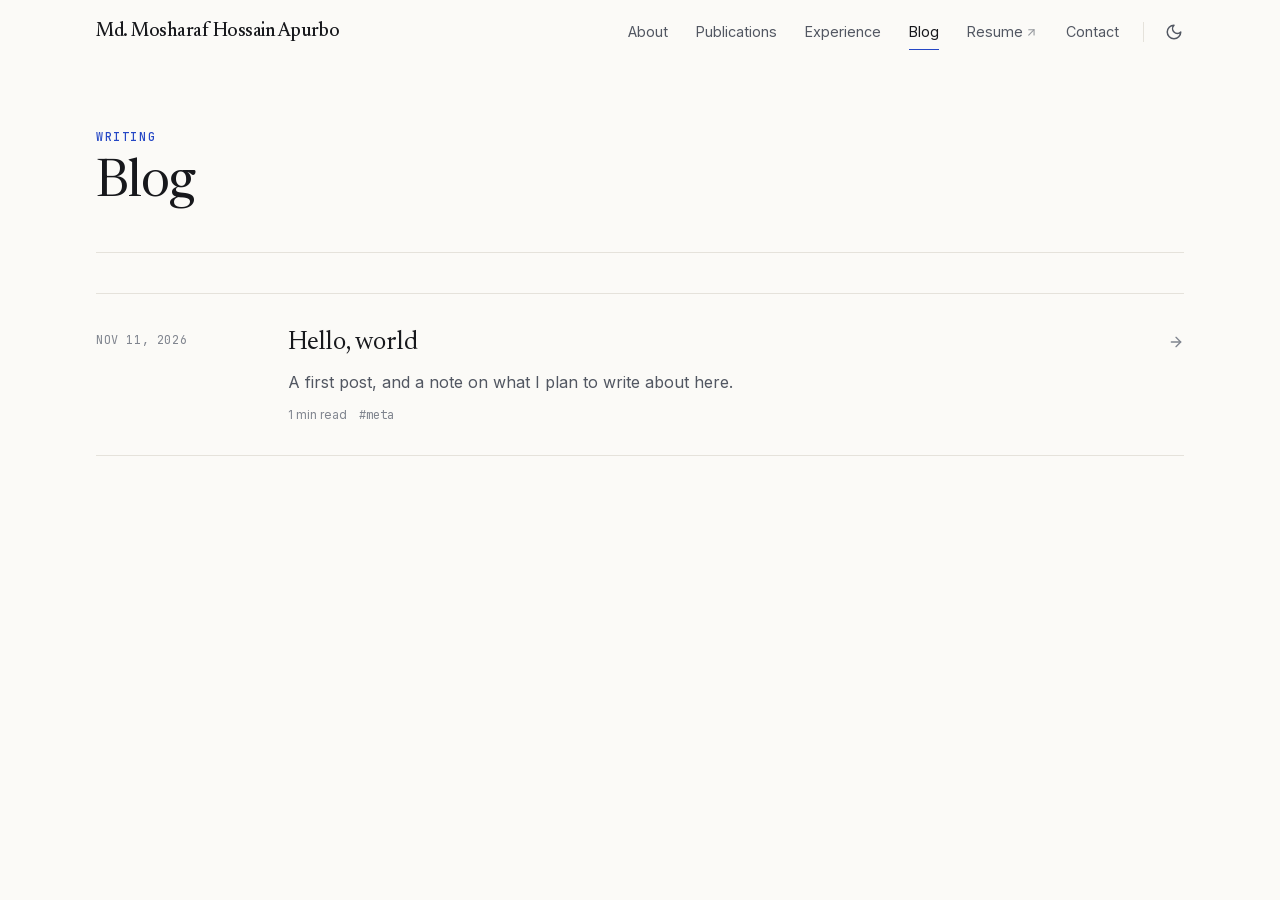
<file: blog/index.html>
<!DOCTYPE html>
<html lang="en" class="__variable_d8ebd1 __variable_ee5d09 __variable_4dc837">
<head>
<meta charset="utf-8">
<meta name="viewport" content="width=device-width, initial-scale=1">
<title>Blog · Md. Mosharaf Hossain Apurbo</title>
<meta name="description" content="Writing by Md. Mosharaf Hossain Apurbo.">
<meta name="author" content="Md. Mosharaf Hossain Apurbo">
<link rel="canonical" href="https://apurbo5057.github.io/blog/">
<meta property="og:title" content="Md. Mosharaf Hossain Apurbo">
<meta property="og:description" content="Writing by Md. Mosharaf Hossain Apurbo.">
<meta property="og:url" content="https://apurbo5057.github.io/blog/">
<meta property="og:site_name" content="Md. Mosharaf Hossain Apurbo">
<meta property="og:type" content="website">
<meta name="twitter:card" content="summary">
<meta name="theme-color" media="(prefers-color-scheme: light)" content="#fbfaf7">
<meta name="theme-color" media="(prefers-color-scheme: dark)" content="#101114">
<link rel="icon" href="../assets/img/profile.jpg" type="image/jpeg">
<link rel="preload" href="../assets/fonts/84adbee2f2a7cb50.p.woff2" as="font" crossorigin type="font/woff2">
<link rel="stylesheet" href="../assets/css/site.css">
<script>(function(){try{var t=localStorage.getItem("theme");if(t!=="light"&&t!=="dark"){t=matchMedia("(prefers-color-scheme: dark)").matches?"dark":"light"}document.documentElement.dataset.theme=t}catch(e){}})()</script>
</head>
<body class="flex min-h-screen flex-col">
<header data-site-header class="sticky top-0 z-50 transition-[background-color,box-shadow] duration-300 bg-paper/0"><nav class="container-page flex h-16 items-center justify-between gap-6"><a class="font-serif text-[1.2rem] font-medium tracking-tight text-ink transition-colors hover:text-accent" href="../">Md. Mosharaf Hossain Apurbo</a><div class="hidden items-center gap-3 md:flex"><ul class="flex items-center gap-1"><li><a href="../about/" class="group relative inline-flex items-center gap-0.5 rounded-full px-3 py-1.5 text-[0.9rem] transition-colors text-muted hover:text-ink">About<span class="absolute inset-x-3 -bottom-px h-px origin-left bg-accent transition-transform duration-300 scale-x-0 group-hover:scale-x-100 group-hover:bg-ink/30"></span></a></li><li><a href="../publications/" class="group relative inline-flex items-center gap-0.5 rounded-full px-3 py-1.5 text-[0.9rem] transition-colors text-muted hover:text-ink">Publications<span class="absolute inset-x-3 -bottom-px h-px origin-left bg-accent transition-transform duration-300 scale-x-0 group-hover:scale-x-100 group-hover:bg-ink/30"></span></a></li><li><a href="../experience/" class="group relative inline-flex items-center gap-0.5 rounded-full px-3 py-1.5 text-[0.9rem] transition-colors text-muted hover:text-ink">Experience<span class="absolute inset-x-3 -bottom-px h-px origin-left bg-accent transition-transform duration-300 scale-x-0 group-hover:scale-x-100 group-hover:bg-ink/30"></span></a></li><li><a href="../blog/" aria-current="page" class="group relative inline-flex items-center gap-0.5 rounded-full px-3 py-1.5 text-[0.9rem] transition-colors text-ink">Blog<span class="absolute inset-x-3 -bottom-px h-px origin-left bg-accent transition-transform duration-300 scale-x-100"></span></a></li><li><a href="../assets/cv/Apurbo-CV.pdf" target="_blank" rel="noreferrer" class="group relative inline-flex items-center gap-0.5 rounded-full px-3 py-1.5 text-[0.9rem] transition-colors text-muted hover:text-ink">Resume<span class="text-[0.8rem] opacity-60 transition-transform group-hover:-translate-y-px group-hover:translate-x-px"><svg stroke="currentColor" fill="none" stroke-width="2" viewBox="0 0 24 24" stroke-linecap="round" stroke-linejoin="round" height="1em" width="1em" xmlns="http://www.w3.org/2000/svg"><path d="M7 7h10v10"></path><path d="M7 17 17 7"></path></svg></span><span class="absolute inset-x-3 -bottom-px h-px origin-left bg-accent transition-transform duration-300 scale-x-0 group-hover:scale-x-100 group-hover:bg-ink/30"></span></a></li><li><a href="../contact/" class="group relative inline-flex items-center gap-0.5 rounded-full px-3 py-1.5 text-[0.9rem] transition-colors text-muted hover:text-ink">Contact<span class="absolute inset-x-3 -bottom-px h-px origin-left bg-accent transition-transform duration-300 scale-x-0 group-hover:scale-x-100 group-hover:bg-ink/30"></span></a></li></ul><span aria-hidden="true" class="h-5 w-px bg-line"></span><button type="button" data-theme-toggle aria-label="Switch to dark mode" title="Switch to dark mode" class="flex h-9 w-9 items-center justify-center rounded-full text-muted transition-colors hover:bg-ink/5 hover:text-ink -mr-2"><span class="h-[18px] w-[18px]"></span></button></div><div class="-mr-2 flex items-center gap-1 md:hidden"><button type="button" data-theme-toggle aria-label="Switch to dark mode" title="Switch to dark mode" class="flex h-9 w-9 items-center justify-center rounded-full text-muted transition-colors hover:bg-ink/5 hover:text-ink "><span class="h-[18px] w-[18px]"></span></button><button type="button" data-menu-toggle class="rounded-full p-2 text-ink transition-colors hover:bg-ink/5" aria-label="Open menu" aria-expanded="false"><svg stroke="currentColor" fill="none" stroke-width="2" viewBox="0 0 24 24" stroke-linecap="round" stroke-linejoin="round" height="22" width="22" xmlns="http://www.w3.org/2000/svg"><line x1="4" x2="20" y1="12" y2="12"></line><line x1="4" x2="20" y1="6" y2="6"></line><line x1="4" x2="20" y1="18" y2="18"></line></svg></button></div></nav><div data-mobile-menu hidden class="border-t border-line md:hidden"><ul class="container-page flex flex-col py-3"><li><a href="../about/" class="flex items-center justify-between rounded-lg px-2 py-3 text-base text-ink">About</a></li><li><a href="../publications/" class="flex items-center justify-between rounded-lg px-2 py-3 text-base text-ink">Publications</a></li><li><a href="../experience/" class="flex items-center justify-between rounded-lg px-2 py-3 text-base text-ink">Experience</a></li><li><a href="../blog/" class="flex items-center justify-between rounded-lg px-2 py-3 text-base font-medium text-accent">Blog</a></li><li><a href="../assets/cv/Apurbo-CV.pdf" target="_blank" rel="noreferrer" class="flex items-center justify-between rounded-lg px-2 py-3 text-base text-ink">Resume<span class="text-faint"><svg stroke="currentColor" fill="none" stroke-width="2" viewBox="0 0 24 24" stroke-linecap="round" stroke-linejoin="round" height="1em" width="1em" xmlns="http://www.w3.org/2000/svg"><path d="M7 7h10v10"></path><path d="M7 17 17 7"></path></svg></span></a></li><li><a href="../contact/" class="flex items-center justify-between rounded-lg px-2 py-3 text-base text-ink">Contact</a></li></ul></div></header>
<main class="flex-1"><div class="container-page pb-24 pt-12 lg:pt-16"><header class="rise flex flex-col gap-6 border-b border-line pb-10 sm:flex-row sm:items-end sm:justify-between"><div class="max-w-2xl"><p class="eyebrow mb-3">Writing</p><h1 class="font-serif text-[2.6rem] font-normal leading-[1.05] tracking-[-0.02em] text-ink sm:text-[3.25rem]">Blog</h1></div></header><div class="mt-10"><div><ul class="border-b border-line"><li class="border-t border-line"><a class="group grid gap-2 py-8 sm:grid-cols-[10rem_1fr_auto] sm:gap-8" href="hello-world/"><time datetime="2026-11-11" class="pt-1.5 font-mono text-[0.74rem] uppercase tracking-wider text-faint">Nov 11, 2026</time><div class="min-w-0"><h2 class="font-serif text-[1.6rem] font-normal leading-snug text-ink transition-colors group-hover:text-accent">Hello, world</h2><p class="mt-2 leading-relaxed text-muted">A first post, and a note on what I plan to write about here.</p><p class="mt-3 flex flex-wrap items-center gap-x-3 gap-y-1 text-xs text-faint"><span>1 min read</span><span class="font-mono">#meta</span></p></div><span class="mt-2 hidden text-faint transition-all group-hover:translate-x-1 group-hover:text-accent sm:block"><svg stroke="currentColor" fill="none" stroke-width="2" viewBox="0 0 24 24" stroke-linecap="round" stroke-linejoin="round" height="1em" width="1em" xmlns="http://www.w3.org/2000/svg"><path d="M5 12h14"></path><path d="m12 5 7 7-7 7"></path></svg></span></a></li></ul></div></div></div></main>

<script src="../assets/js/site.js" defer></script>
</body>
</html>
</file>
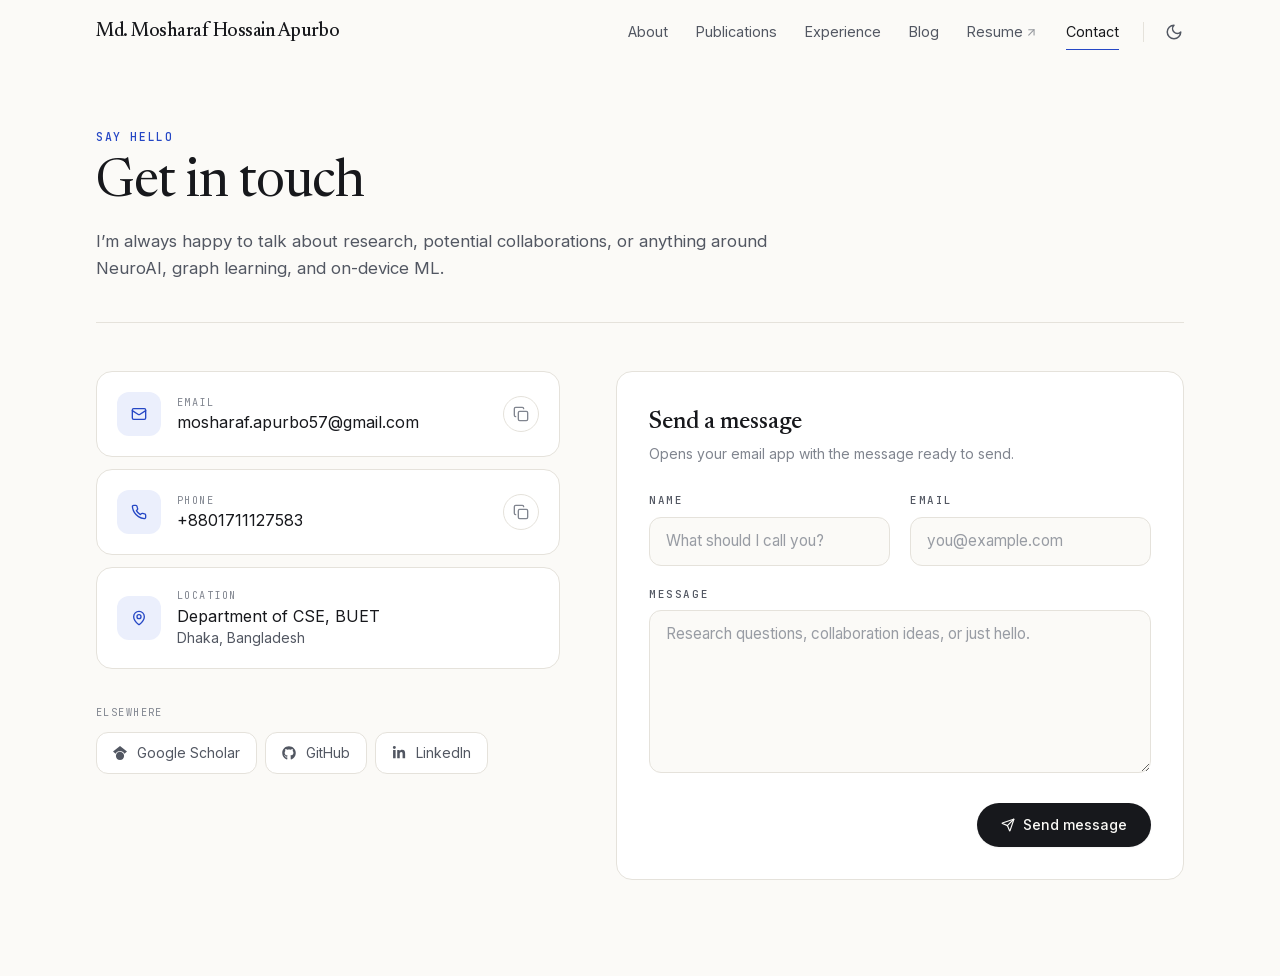
<file: contact/index.html>
<!DOCTYPE html>
<html lang="en" class="__variable_d8ebd1 __variable_ee5d09 __variable_4dc837">
<head>
<meta charset="utf-8">
<meta name="viewport" content="width=device-width, initial-scale=1">
<title>Contact · Md. Mosharaf Hossain Apurbo</title>
<meta name="description" content="Get in touch with Md. Mosharaf Hossain Apurbo.">
<meta name="author" content="Md. Mosharaf Hossain Apurbo">
<link rel="canonical" href="https://apurbo5057.github.io/contact/">
<meta property="og:title" content="Md. Mosharaf Hossain Apurbo">
<meta property="og:description" content="Get in touch with Md. Mosharaf Hossain Apurbo.">
<meta property="og:url" content="https://apurbo5057.github.io/contact/">
<meta property="og:site_name" content="Md. Mosharaf Hossain Apurbo">
<meta property="og:type" content="website">
<meta name="twitter:card" content="summary">
<meta name="theme-color" media="(prefers-color-scheme: light)" content="#fbfaf7">
<meta name="theme-color" media="(prefers-color-scheme: dark)" content="#101114">
<link rel="icon" href="../assets/img/profile.jpg" type="image/jpeg">
<link rel="preload" href="../assets/fonts/84adbee2f2a7cb50.p.woff2" as="font" crossorigin type="font/woff2">
<link rel="stylesheet" href="../assets/css/site.css">
<script>(function(){try{var t=localStorage.getItem("theme");if(t!=="light"&&t!=="dark"){t=matchMedia("(prefers-color-scheme: dark)").matches?"dark":"light"}document.documentElement.dataset.theme=t}catch(e){}})()</script>
</head>
<body class="flex min-h-screen flex-col">
<header data-site-header class="sticky top-0 z-50 transition-[background-color,box-shadow] duration-300 bg-paper/0"><nav class="container-page flex h-16 items-center justify-between gap-6"><a class="font-serif text-[1.2rem] font-medium tracking-tight text-ink transition-colors hover:text-accent" href="../">Md. Mosharaf Hossain Apurbo</a><div class="hidden items-center gap-3 md:flex"><ul class="flex items-center gap-1"><li><a href="../about/" class="group relative inline-flex items-center gap-0.5 rounded-full px-3 py-1.5 text-[0.9rem] transition-colors text-muted hover:text-ink">About<span class="absolute inset-x-3 -bottom-px h-px origin-left bg-accent transition-transform duration-300 scale-x-0 group-hover:scale-x-100 group-hover:bg-ink/30"></span></a></li><li><a href="../publications/" class="group relative inline-flex items-center gap-0.5 rounded-full px-3 py-1.5 text-[0.9rem] transition-colors text-muted hover:text-ink">Publications<span class="absolute inset-x-3 -bottom-px h-px origin-left bg-accent transition-transform duration-300 scale-x-0 group-hover:scale-x-100 group-hover:bg-ink/30"></span></a></li><li><a href="../experience/" class="group relative inline-flex items-center gap-0.5 rounded-full px-3 py-1.5 text-[0.9rem] transition-colors text-muted hover:text-ink">Experience<span class="absolute inset-x-3 -bottom-px h-px origin-left bg-accent transition-transform duration-300 scale-x-0 group-hover:scale-x-100 group-hover:bg-ink/30"></span></a></li><li><a href="../blog/" class="group relative inline-flex items-center gap-0.5 rounded-full px-3 py-1.5 text-[0.9rem] transition-colors text-muted hover:text-ink">Blog<span class="absolute inset-x-3 -bottom-px h-px origin-left bg-accent transition-transform duration-300 scale-x-0 group-hover:scale-x-100 group-hover:bg-ink/30"></span></a></li><li><a href="../assets/cv/Apurbo-CV.pdf" target="_blank" rel="noreferrer" class="group relative inline-flex items-center gap-0.5 rounded-full px-3 py-1.5 text-[0.9rem] transition-colors text-muted hover:text-ink">Resume<span class="text-[0.8rem] opacity-60 transition-transform group-hover:-translate-y-px group-hover:translate-x-px"><svg stroke="currentColor" fill="none" stroke-width="2" viewBox="0 0 24 24" stroke-linecap="round" stroke-linejoin="round" height="1em" width="1em" xmlns="http://www.w3.org/2000/svg"><path d="M7 7h10v10"></path><path d="M7 17 17 7"></path></svg></span><span class="absolute inset-x-3 -bottom-px h-px origin-left bg-accent transition-transform duration-300 scale-x-0 group-hover:scale-x-100 group-hover:bg-ink/30"></span></a></li><li><a href="../contact/" aria-current="page" class="group relative inline-flex items-center gap-0.5 rounded-full px-3 py-1.5 text-[0.9rem] transition-colors text-ink">Contact<span class="absolute inset-x-3 -bottom-px h-px origin-left bg-accent transition-transform duration-300 scale-x-100"></span></a></li></ul><span aria-hidden="true" class="h-5 w-px bg-line"></span><button type="button" data-theme-toggle aria-label="Switch to dark mode" title="Switch to dark mode" class="flex h-9 w-9 items-center justify-center rounded-full text-muted transition-colors hover:bg-ink/5 hover:text-ink -mr-2"><span class="h-[18px] w-[18px]"></span></button></div><div class="-mr-2 flex items-center gap-1 md:hidden"><button type="button" data-theme-toggle aria-label="Switch to dark mode" title="Switch to dark mode" class="flex h-9 w-9 items-center justify-center rounded-full text-muted transition-colors hover:bg-ink/5 hover:text-ink "><span class="h-[18px] w-[18px]"></span></button><button type="button" data-menu-toggle class="rounded-full p-2 text-ink transition-colors hover:bg-ink/5" aria-label="Open menu" aria-expanded="false"><svg stroke="currentColor" fill="none" stroke-width="2" viewBox="0 0 24 24" stroke-linecap="round" stroke-linejoin="round" height="22" width="22" xmlns="http://www.w3.org/2000/svg"><line x1="4" x2="20" y1="12" y2="12"></line><line x1="4" x2="20" y1="6" y2="6"></line><line x1="4" x2="20" y1="18" y2="18"></line></svg></button></div></nav><div data-mobile-menu hidden class="border-t border-line md:hidden"><ul class="container-page flex flex-col py-3"><li><a href="../about/" class="flex items-center justify-between rounded-lg px-2 py-3 text-base text-ink">About</a></li><li><a href="../publications/" class="flex items-center justify-between rounded-lg px-2 py-3 text-base text-ink">Publications</a></li><li><a href="../experience/" class="flex items-center justify-between rounded-lg px-2 py-3 text-base text-ink">Experience</a></li><li><a href="../blog/" class="flex items-center justify-between rounded-lg px-2 py-3 text-base text-ink">Blog</a></li><li><a href="../assets/cv/Apurbo-CV.pdf" target="_blank" rel="noreferrer" class="flex items-center justify-between rounded-lg px-2 py-3 text-base text-ink">Resume<span class="text-faint"><svg stroke="currentColor" fill="none" stroke-width="2" viewBox="0 0 24 24" stroke-linecap="round" stroke-linejoin="round" height="1em" width="1em" xmlns="http://www.w3.org/2000/svg"><path d="M7 7h10v10"></path><path d="M7 17 17 7"></path></svg></span></a></li><li><a href="../contact/" class="flex items-center justify-between rounded-lg px-2 py-3 text-base font-medium text-accent">Contact</a></li></ul></div></header>
<main class="flex-1"><div class="container-page pb-24 pt-12 lg:pt-16"><header class="rise flex flex-col gap-6 border-b border-line pb-10 sm:flex-row sm:items-end sm:justify-between"><div class="max-w-2xl"><p class="eyebrow mb-3">Say hello</p><h1 class="font-serif text-[2.6rem] font-normal leading-[1.05] tracking-[-0.02em] text-ink sm:text-[3.25rem]">Get in touch</h1><div class="mt-4 text-[1.05rem] leading-relaxed text-muted"><p>I’m always happy to talk about research, potential collaborations, or anything around NeuroAI, graph learning, and on-device ML.</p></div></div></header><div class="mt-12 grid gap-10 lg:grid-cols-[0.9fr_1.1fr] lg:gap-14"><div class="space-y-3"><div class="card group flex items-center gap-4 p-5 transition-colors hover:border-accent/30"><span class="flex h-11 w-11 shrink-0 items-center justify-center rounded-xl bg-accent-soft text-accent"><svg stroke="currentColor" fill="none" stroke-width="2" viewBox="0 0 24 24" stroke-linecap="round" stroke-linejoin="round" height="1em" width="1em" xmlns="http://www.w3.org/2000/svg"><rect width="20" height="16" x="2" y="4" rx="2"></rect><path d="m22 7-8.97 5.7a1.94 1.94 0 0 1-2.06 0L2 7"></path></svg></span><div class="min-w-0 flex-1"><p class="font-mono text-[0.64rem] uppercase tracking-[0.14em] text-faint">Email</p><a href="mailto:mosharaf.apurbo57@gmail.com" class="block truncate text-ink transition-colors hover:text-accent">mosharaf.apurbo57@gmail.com</a></div><button type="button" data-copy="mosharaf.apurbo57@gmail.com" aria-label="Copy email mosharaf.apurbo57@gmail.com" title="Copy" class="flex h-9 w-9 shrink-0 items-center justify-center rounded-full border transition-colors border-line text-faint hover:border-accent/40 hover:text-accent"><svg stroke="currentColor" fill="none" stroke-width="2" viewBox="0 0 24 24" stroke-linecap="round" stroke-linejoin="round" height="1em" width="1em" xmlns="http://www.w3.org/2000/svg"><rect width="14" height="14" x="8" y="8" rx="2" ry="2"></rect><path d="M4 16c-1.1 0-2-.9-2-2V4c0-1.1.9-2 2-2h10c1.1 0 2 .9 2 2"></path></svg></button></div><div class="card group flex items-center gap-4 p-5 transition-colors hover:border-accent/30"><span class="flex h-11 w-11 shrink-0 items-center justify-center rounded-xl bg-accent-soft text-accent"><svg stroke="currentColor" fill="none" stroke-width="2" viewBox="0 0 24 24" stroke-linecap="round" stroke-linejoin="round" height="1em" width="1em" xmlns="http://www.w3.org/2000/svg"><path d="M22 16.92v3a2 2 0 0 1-2.18 2 19.79 19.79 0 0 1-8.63-3.07 19.5 19.5 0 0 1-6-6 19.79 19.79 0 0 1-3.07-8.67A2 2 0 0 1 4.11 2h3a2 2 0 0 1 2 1.72 12.84 12.84 0 0 0 .7 2.81 2 2 0 0 1-.45 2.11L8.09 9.91a16 16 0 0 0 6 6l1.27-1.27a2 2 0 0 1 2.11-.45 12.84 12.84 0 0 0 2.81.7A2 2 0 0 1 22 16.92z"></path></svg></span><div class="min-w-0 flex-1"><p class="font-mono text-[0.64rem] uppercase tracking-[0.14em] text-faint">Phone</p><a href="tel:+8801711127583" class="block truncate text-ink transition-colors hover:text-accent">+8801711127583</a></div><button type="button" data-copy="+8801711127583" aria-label="Copy phone +8801711127583" title="Copy" class="flex h-9 w-9 shrink-0 items-center justify-center rounded-full border transition-colors border-line text-faint hover:border-accent/40 hover:text-accent"><svg stroke="currentColor" fill="none" stroke-width="2" viewBox="0 0 24 24" stroke-linecap="round" stroke-linejoin="round" height="1em" width="1em" xmlns="http://www.w3.org/2000/svg"><rect width="14" height="14" x="8" y="8" rx="2" ry="2"></rect><path d="M4 16c-1.1 0-2-.9-2-2V4c0-1.1.9-2 2-2h10c1.1 0 2 .9 2 2"></path></svg></button></div><div class="card flex items-center gap-4 p-5"><span class="flex h-11 w-11 shrink-0 items-center justify-center rounded-xl bg-accent-soft text-accent"><svg stroke="currentColor" fill="none" stroke-width="2" viewBox="0 0 24 24" stroke-linecap="round" stroke-linejoin="round" height="1em" width="1em" xmlns="http://www.w3.org/2000/svg"><path d="M20 10c0 4.993-5.539 10.193-7.399 11.799a1 1 0 0 1-1.202 0C9.539 20.193 4 14.993 4 10a8 8 0 0 1 16 0"></path><circle cx="12" cy="10" r="3"></circle></svg></span><div class="min-w-0"><p class="font-mono text-[0.64rem] uppercase tracking-[0.14em] text-faint">Location</p><p class="text-ink">Department of CSE, BUET</p><p class="text-sm text-muted">Dhaka, Bangladesh</p></div></div><div class="pt-6"><p class="font-mono text-[0.64rem] uppercase tracking-[0.14em] text-faint">Elsewhere</p><ul class="mt-3 flex flex-wrap gap-2"><li><a href="https://scholar.google.com/citations?hl=en&user=VNq_d8EAAAAJ" target="_blank" rel="noreferrer" class="flex items-center gap-2.5 whitespace-nowrap rounded-xl border border-line bg-surface px-4 py-2.5 text-sm text-muted transition-all hover:-translate-y-0.5 hover:border-accent/40 hover:text-accent"><svg stroke="currentColor" fill="currentColor" stroke-width="0" viewBox="0 0 512 512" height="1em" width="1em" xmlns="http://www.w3.org/2000/svg"><path d="M390.9 298.5c0 0 0 .1 .1 .1c9.2 19.4 14.4 41.1 14.4 64C405.3 445.1 338.5 512 256 512s-149.3-66.9-149.3-149.3c0-22.9 5.2-44.6 14.4-64h0c1.7-3.6 3.6-7.2 5.6-10.7c4.4-7.6 9.4-14.7 15-21.3c27.4-32.6 68.5-53.3 114.4-53.3c33.6 0 64.6 11.1 89.6 29.9c9.1 6.9 17.4 14.7 24.8 23.5c5.6 6.6 10.6 13.8 15 21.3c2 3.4 3.8 7 5.5 10.5zm26.4-18.8c-30.1-58.4-91-98.4-161.3-98.4s-131.2 40-161.3 98.4L0 202.7 256 0 512 202.7l-94.7 77.1z"></path></svg>Google Scholar</a></li><li><a href="https://github.com/Apurbo5057" target="_blank" rel="noreferrer" class="flex items-center gap-2.5 whitespace-nowrap rounded-xl border border-line bg-surface px-4 py-2.5 text-sm text-muted transition-all hover:-translate-y-0.5 hover:border-accent/40 hover:text-accent"><svg stroke="currentColor" fill="currentColor" stroke-width="0" viewBox="0 0 496 512" height="1em" width="1em" xmlns="http://www.w3.org/2000/svg"><path d="M165.9 397.4c0 2-2.3 3.6-5.2 3.6-3.3.3-5.6-1.3-5.6-3.6 0-2 2.3-3.6 5.2-3.6 3-.3 5.6 1.3 5.6 3.6zm-31.1-4.5c-.7 2 1.3 4.3 4.3 4.9 2.6 1 5.6 0 6.2-2s-1.3-4.3-4.3-5.2c-2.6-.7-5.5.3-6.2 2.3zm44.2-1.7c-2.9.7-4.9 2.6-4.6 4.9.3 2 2.9 3.3 5.9 2.6 2.9-.7 4.9-2.6 4.6-4.6-.3-1.9-3-3.2-5.9-2.9zM244.8 8C106.1 8 0 113.3 0 252c0 110.9 69.8 205.8 169.5 239.2 12.8 2.3 17.3-5.6 17.3-12.1 0-6.2-.3-40.4-.3-61.4 0 0-70 15-84.7-29.8 0 0-11.4-29.1-27.8-36.6 0 0-22.9-15.7 1.6-15.4 0 0 24.9 2 38.6 25.8 21.9 38.6 58.6 27.5 72.9 20.9 2.3-16 8.8-27.1 16-33.7-55.9-6.2-112.3-14.3-112.3-110.5 0-27.5 7.6-41.3 23.6-58.9-2.6-6.5-11.1-33.3 2.6-67.9 20.9-6.5 69 27 69 27 20-5.6 41.5-8.5 62.8-8.5s42.8 2.9 62.8 8.5c0 0 48.1-33.6 69-27 13.7 34.7 5.2 61.4 2.6 67.9 16 17.7 25.8 31.5 25.8 58.9 0 96.5-58.9 104.2-114.8 110.5 9.2 7.9 17 22.9 17 46.4 0 33.7-.3 75.4-.3 83.6 0 6.5 4.6 14.4 17.3 12.1C428.2 457.8 496 362.9 496 252 496 113.3 383.5 8 244.8 8zM97.2 352.9c-1.3 1-1 3.3.7 5.2 1.6 1.6 3.9 2.3 5.2 1 1.3-1 1-3.3-.7-5.2-1.6-1.6-3.9-2.3-5.2-1zm-10.8-8.1c-.7 1.3.3 2.9 2.3 3.9 1.6 1 3.6.7 4.3-.7.7-1.3-.3-2.9-2.3-3.9-2-.6-3.6-.3-4.3.7zm32.4 35.6c-1.6 1.3-1 4.3 1.3 6.2 2.3 2.3 5.2 2.6 6.5 1 1.3-1.3.7-4.3-1.3-6.2-2.2-2.3-5.2-2.6-6.5-1zm-11.4-14.7c-1.6 1-1.6 3.6 0 5.9 1.6 2.3 4.3 3.3 5.6 2.3 1.6-1.3 1.6-3.9 0-6.2-1.4-2.3-4-3.3-5.6-2.3z"></path></svg>GitHub</a></li><li><a href="https://www.linkedin.com/in/m-a-hossain-884aa52a0/" target="_blank" rel="noreferrer" class="flex items-center gap-2.5 whitespace-nowrap rounded-xl border border-line bg-surface px-4 py-2.5 text-sm text-muted transition-all hover:-translate-y-0.5 hover:border-accent/40 hover:text-accent"><svg stroke="currentColor" fill="currentColor" stroke-width="0" viewBox="0 0 448 512" height="1em" width="1em" xmlns="http://www.w3.org/2000/svg"><path d="M100.28 448H7.4V148.9h92.88zM53.79 108.1C24.09 108.1 0 83.5 0 53.8a53.79 53.79 0 0 1 107.58 0c0 29.7-24.1 54.3-53.79 54.3zM447.9 448h-92.68V302.4c0-34.7-.7-79.2-48.29-79.2-48.29 0-55.69 37.7-55.69 76.7V448h-92.78V148.9h89.08v40.8h1.3c12.4-23.5 42.69-48.3 87.88-48.3 94 0 111.28 61.9 111.28 142.3V448z"></path></svg>LinkedIn</a></li></ul></div></div><form data-contact class="card p-6 sm:p-8"><h2 class="font-serif text-[1.5rem] font-medium text-ink">Send a message</h2><p class="mt-1 text-sm text-faint">Opens your email app with the message ready to send.</p><div class="mt-7 grid gap-5 sm:grid-cols-2"><div><label for="user_name" class="mb-2 block font-mono text-[0.68rem] font-medium uppercase tracking-[0.14em] text-muted">Name</label><input id="user_name" type="text" required autocomplete="name" placeholder="What should I call you?" class="input" name="user_name"></div><div><label for="user_email" class="mb-2 block font-mono text-[0.68rem] font-medium uppercase tracking-[0.14em] text-muted">Email</label><input id="user_email" type="email" required autocomplete="email" placeholder="you@example.com" class="input" name="user_email"></div></div><div class="mt-5"><label for="message" class="mb-2 block font-mono text-[0.68rem] font-medium uppercase tracking-[0.14em] text-muted">Message</label><textarea id="message" name="message" required rows="6" placeholder="Research questions, collaboration ideas, or just hello." class="input resize-y"></textarea></div><div class="mt-6 flex flex-col-reverse gap-4 sm:flex-row sm:items-center sm:justify-between"><p aria-live="polite" data-contact-status class="min-h-[1.25rem] text-sm"></p><button type="submit" class="btn-primary px-6 py-3"><svg stroke="currentColor" fill="none" stroke-width="2" viewBox="0 0 24 24" stroke-linecap="round" stroke-linejoin="round" height="1em" width="1em" xmlns="http://www.w3.org/2000/svg"><path d="M14.536 21.686a.5.5 0 0 0 .937-.024l6.5-19a.496.496 0 0 0-.635-.635l-19 6.5a.5.5 0 0 0-.024.937l7.93 3.18a2 2 0 0 1 1.112 1.11z"></path><path d="m21.854 2.147-10.94 10.939"></path></svg>Send message</button></div></form></div></div></main>

<script src="../assets/js/site.js" defer></script>
</body>
</html>
</file>
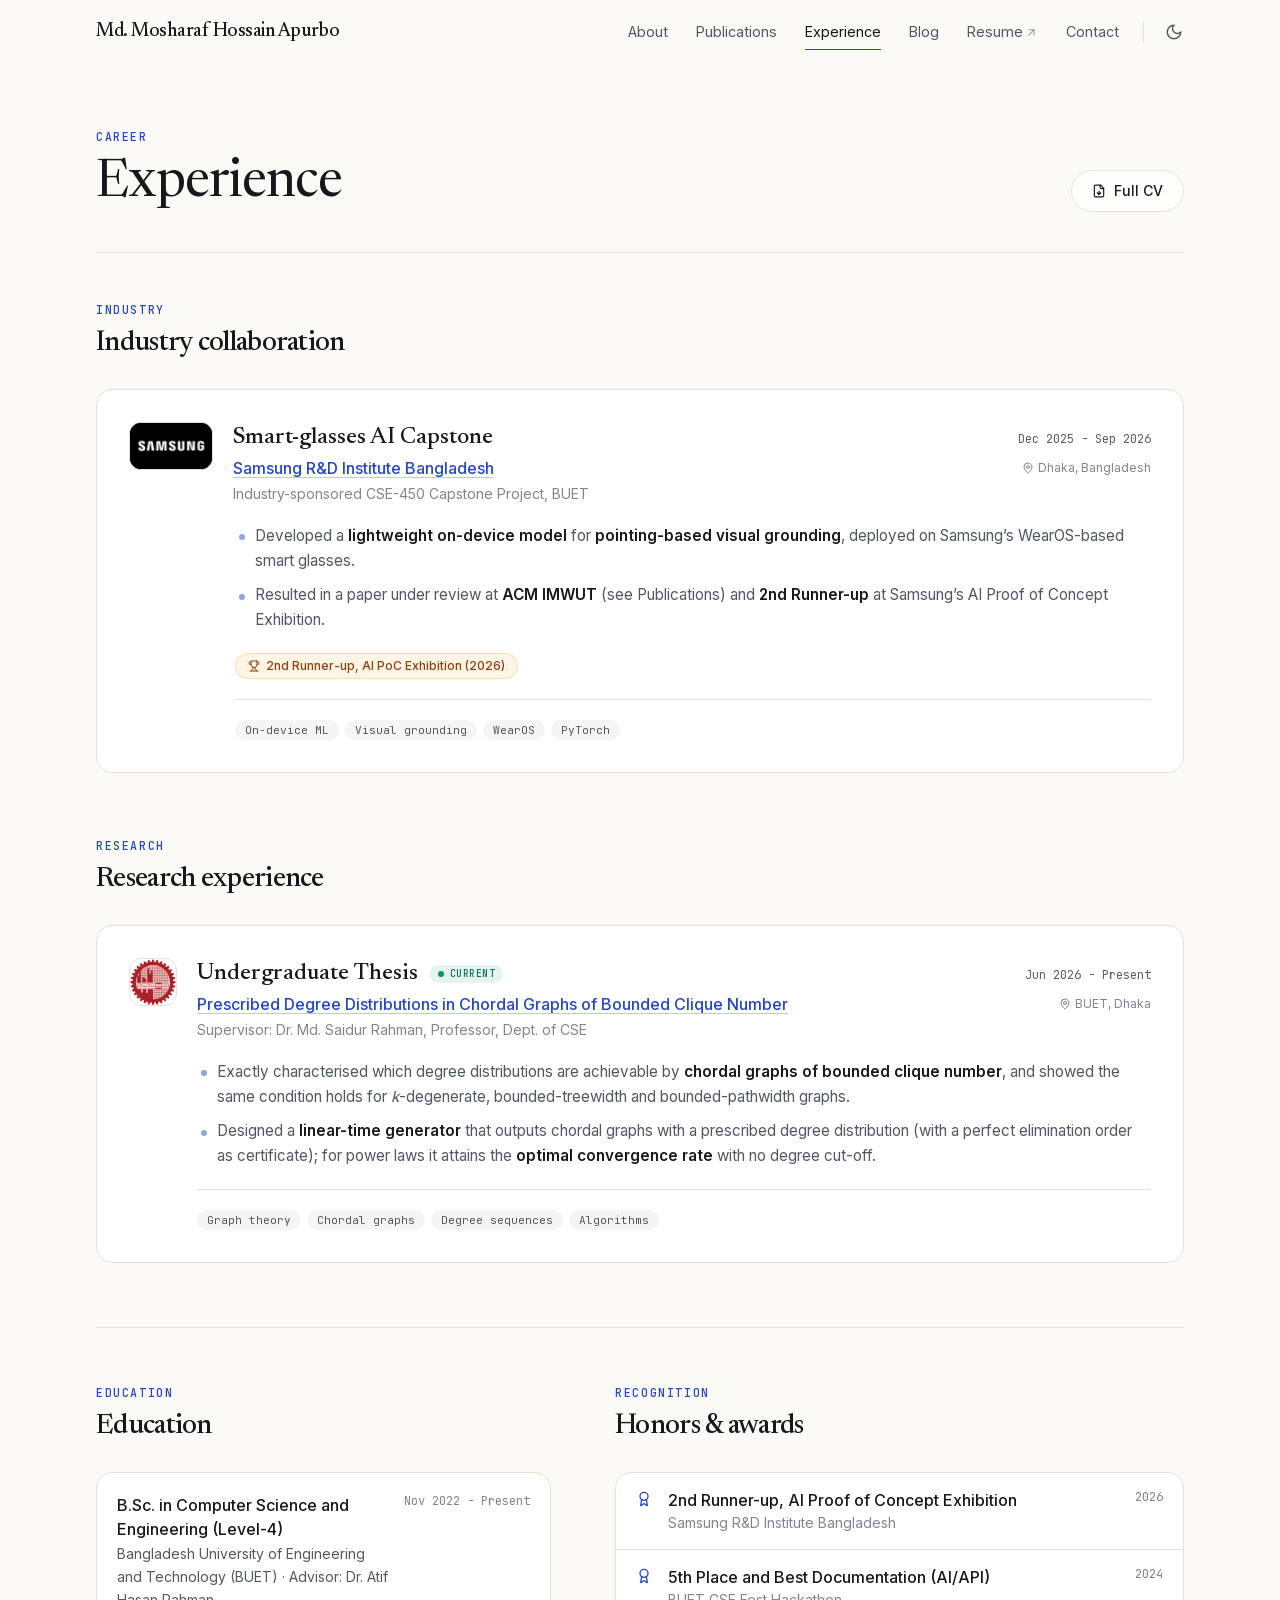
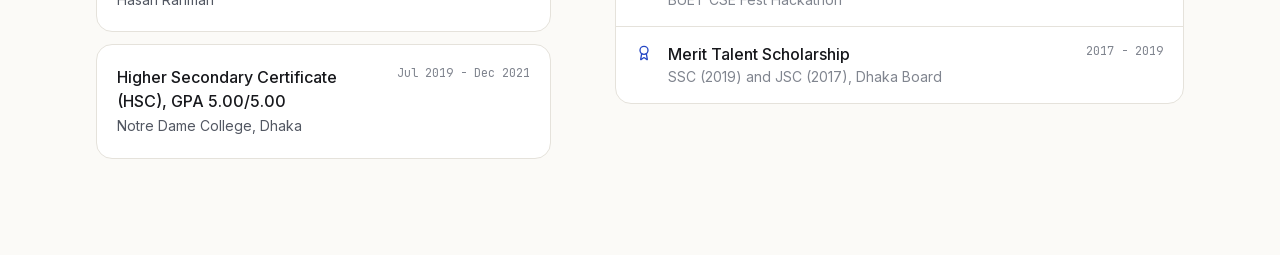
<file: experience/index.html>
<!DOCTYPE html>
<html lang="en" class="__variable_d8ebd1 __variable_ee5d09 __variable_4dc837">
<head>
<meta charset="utf-8">
<meta name="viewport" content="width=device-width, initial-scale=1">
<title>Experience · Md. Mosharaf Hossain Apurbo</title>
<meta name="description" content="Research and industry experience of Md. Mosharaf Hossain Apurbo.">
<meta name="author" content="Md. Mosharaf Hossain Apurbo">
<link rel="canonical" href="https://apurbo5057.github.io/experience/">
<meta property="og:title" content="Md. Mosharaf Hossain Apurbo">
<meta property="og:description" content="Research and industry experience of Md. Mosharaf Hossain Apurbo.">
<meta property="og:url" content="https://apurbo5057.github.io/experience/">
<meta property="og:site_name" content="Md. Mosharaf Hossain Apurbo">
<meta property="og:type" content="website">
<meta name="twitter:card" content="summary">
<meta name="theme-color" media="(prefers-color-scheme: light)" content="#fbfaf7">
<meta name="theme-color" media="(prefers-color-scheme: dark)" content="#101114">
<link rel="icon" href="../assets/img/profile.jpg" type="image/jpeg">
<link rel="preload" href="../assets/fonts/84adbee2f2a7cb50.p.woff2" as="font" crossorigin type="font/woff2">
<link rel="stylesheet" href="../assets/css/site.css">
<script>(function(){try{var t=localStorage.getItem("theme");if(t!=="light"&&t!=="dark"){t=matchMedia("(prefers-color-scheme: dark)").matches?"dark":"light"}document.documentElement.dataset.theme=t}catch(e){}})()</script>
</head>
<body class="flex min-h-screen flex-col">
<header data-site-header class="sticky top-0 z-50 transition-[background-color,box-shadow] duration-300 bg-paper/0"><nav class="container-page flex h-16 items-center justify-between gap-6"><a class="font-serif text-[1.2rem] font-medium tracking-tight text-ink transition-colors hover:text-accent" href="../">Md. Mosharaf Hossain Apurbo</a><div class="hidden items-center gap-3 md:flex"><ul class="flex items-center gap-1"><li><a href="../about/" class="group relative inline-flex items-center gap-0.5 rounded-full px-3 py-1.5 text-[0.9rem] transition-colors text-muted hover:text-ink">About<span class="absolute inset-x-3 -bottom-px h-px origin-left bg-accent transition-transform duration-300 scale-x-0 group-hover:scale-x-100 group-hover:bg-ink/30"></span></a></li><li><a href="../publications/" class="group relative inline-flex items-center gap-0.5 rounded-full px-3 py-1.5 text-[0.9rem] transition-colors text-muted hover:text-ink">Publications<span class="absolute inset-x-3 -bottom-px h-px origin-left bg-accent transition-transform duration-300 scale-x-0 group-hover:scale-x-100 group-hover:bg-ink/30"></span></a></li><li><a href="../experience/" aria-current="page" class="group relative inline-flex items-center gap-0.5 rounded-full px-3 py-1.5 text-[0.9rem] transition-colors text-ink">Experience<span class="absolute inset-x-3 -bottom-px h-px origin-left bg-accent transition-transform duration-300 scale-x-100"></span></a></li><li><a href="../blog/" class="group relative inline-flex items-center gap-0.5 rounded-full px-3 py-1.5 text-[0.9rem] transition-colors text-muted hover:text-ink">Blog<span class="absolute inset-x-3 -bottom-px h-px origin-left bg-accent transition-transform duration-300 scale-x-0 group-hover:scale-x-100 group-hover:bg-ink/30"></span></a></li><li><a href="../assets/cv/Apurbo-CV.pdf" target="_blank" rel="noreferrer" class="group relative inline-flex items-center gap-0.5 rounded-full px-3 py-1.5 text-[0.9rem] transition-colors text-muted hover:text-ink">Resume<span class="text-[0.8rem] opacity-60 transition-transform group-hover:-translate-y-px group-hover:translate-x-px"><svg stroke="currentColor" fill="none" stroke-width="2" viewBox="0 0 24 24" stroke-linecap="round" stroke-linejoin="round" height="1em" width="1em" xmlns="http://www.w3.org/2000/svg"><path d="M7 7h10v10"></path><path d="M7 17 17 7"></path></svg></span><span class="absolute inset-x-3 -bottom-px h-px origin-left bg-accent transition-transform duration-300 scale-x-0 group-hover:scale-x-100 group-hover:bg-ink/30"></span></a></li><li><a href="../contact/" class="group relative inline-flex items-center gap-0.5 rounded-full px-3 py-1.5 text-[0.9rem] transition-colors text-muted hover:text-ink">Contact<span class="absolute inset-x-3 -bottom-px h-px origin-left bg-accent transition-transform duration-300 scale-x-0 group-hover:scale-x-100 group-hover:bg-ink/30"></span></a></li></ul><span aria-hidden="true" class="h-5 w-px bg-line"></span><button type="button" data-theme-toggle aria-label="Switch to dark mode" title="Switch to dark mode" class="flex h-9 w-9 items-center justify-center rounded-full text-muted transition-colors hover:bg-ink/5 hover:text-ink -mr-2"><span class="h-[18px] w-[18px]"></span></button></div><div class="-mr-2 flex items-center gap-1 md:hidden"><button type="button" data-theme-toggle aria-label="Switch to dark mode" title="Switch to dark mode" class="flex h-9 w-9 items-center justify-center rounded-full text-muted transition-colors hover:bg-ink/5 hover:text-ink "><span class="h-[18px] w-[18px]"></span></button><button type="button" data-menu-toggle class="rounded-full p-2 text-ink transition-colors hover:bg-ink/5" aria-label="Open menu" aria-expanded="false"><svg stroke="currentColor" fill="none" stroke-width="2" viewBox="0 0 24 24" stroke-linecap="round" stroke-linejoin="round" height="22" width="22" xmlns="http://www.w3.org/2000/svg"><line x1="4" x2="20" y1="12" y2="12"></line><line x1="4" x2="20" y1="6" y2="6"></line><line x1="4" x2="20" y1="18" y2="18"></line></svg></button></div></nav><div data-mobile-menu hidden class="border-t border-line md:hidden"><ul class="container-page flex flex-col py-3"><li><a href="../about/" class="flex items-center justify-between rounded-lg px-2 py-3 text-base text-ink">About</a></li><li><a href="../publications/" class="flex items-center justify-between rounded-lg px-2 py-3 text-base text-ink">Publications</a></li><li><a href="../experience/" class="flex items-center justify-between rounded-lg px-2 py-3 text-base font-medium text-accent">Experience</a></li><li><a href="../blog/" class="flex items-center justify-between rounded-lg px-2 py-3 text-base text-ink">Blog</a></li><li><a href="../assets/cv/Apurbo-CV.pdf" target="_blank" rel="noreferrer" class="flex items-center justify-between rounded-lg px-2 py-3 text-base text-ink">Resume<span class="text-faint"><svg stroke="currentColor" fill="none" stroke-width="2" viewBox="0 0 24 24" stroke-linecap="round" stroke-linejoin="round" height="1em" width="1em" xmlns="http://www.w3.org/2000/svg"><path d="M7 7h10v10"></path><path d="M7 17 17 7"></path></svg></span></a></li><li><a href="../contact/" class="flex items-center justify-between rounded-lg px-2 py-3 text-base text-ink">Contact</a></li></ul></div></header>
<main class="flex-1"><div class="container-page pb-24 pt-12 lg:pt-16"><header class="rise flex flex-col gap-6 border-b border-line pb-10 sm:flex-row sm:items-end sm:justify-between"><div class="max-w-2xl"><p class="eyebrow mb-3">Career</p><h1 class="font-serif text-[2.6rem] font-normal leading-[1.05] tracking-[-0.02em] text-ink sm:text-[3.25rem]">Experience</h1></div><div class="shrink-0"><a href="../assets/cv/Apurbo-CV.pdf" target="_blank" rel="noreferrer" class="btn-secondary"><svg stroke="currentColor" fill="none" stroke-width="2" viewBox="0 0 24 24" stroke-linecap="round" stroke-linejoin="round" height="1em" width="1em" xmlns="http://www.w3.org/2000/svg"><path d="M15 2H6a2 2 0 0 0-2 2v16a2 2 0 0 0 2 2h12a2 2 0 0 0 2-2V7Z"></path><path d="M14 2v4a2 2 0 0 0 2 2h4"></path><path d="M12 18v-6"></path><path d="m9 15 3 3 3-3"></path></svg>Full CV</a></div></header><section class="mt-12"><div class="mb-7 "><p class="eyebrow mb-2">Industry</p><h2 class="section-title">Industry collaboration</h2></div><div class="space-y-5"><article class="card p-5 transition-shadow duration-300 hover:shadow-[0_14px_36px_-24px_rgba(23,24,28,0.4)] sm:p-8"><header class="flex gap-4 sm:gap-5"><span class="flex h-12 w-[5.333rem] shrink-0 items-center justify-center overflow-hidden rounded-xl border border-line" style="background:#000"><img src="../assets/logos/samsung.png" alt="SRBD logo" class="h-full w-full object-cover" style="transform:scale(1.4)"></span><div class="min-w-0 flex-1"><div class="flex flex-col gap-x-4 gap-y-1 sm:flex-row sm:items-baseline sm:justify-between"><h3 class="flex flex-wrap items-center gap-x-3 gap-y-1 font-serif text-[1.45rem] font-medium leading-snug text-ink">Smart-glasses AI Capstone</h3><span class="shrink-0 font-mono text-[0.75rem] text-ink/70">Dec 2025 - Sep 2026</span></div><div class="mt-0.5 flex flex-col gap-x-4 sm:flex-row sm:items-baseline sm:justify-between"><a href="https://research.samsung.com/srbd" target="_blank" rel="noreferrer" class="link-underline w-fit font-medium text-accent">Samsung R&amp;D Institute Bangladesh</a><span class="inline-flex shrink-0 items-center gap-1 text-xs text-faint"><svg stroke="currentColor" fill="none" stroke-width="2" viewBox="0 0 24 24" stroke-linecap="round" stroke-linejoin="round" height="1em" width="1em" xmlns="http://www.w3.org/2000/svg"><path d="M20 10c0 4.993-5.539 10.193-7.399 11.799a1 1 0 0 1-1.202 0C9.539 20.193 4 14.993 4 10a8 8 0 0 1 16 0"></path><circle cx="12" cy="10" r="3"></circle></svg> Dhaka, Bangladesh</span></div><p class="mt-1 text-sm text-faint">Industry-sponsored CSE-450 Capstone Project, BUET</p></div></header><div class="pl-logo-wide"><ul class="mt-5 space-y-2.5"><li class="relative pl-5 text-[0.95rem] leading-relaxed text-muted"><span aria-hidden="true" class="absolute left-1 top-[0.68em] h-1.5 w-1.5 rounded-full bg-accent/50"></span>Developed a <strong class="font-semibold text-ink">lightweight on-device model</strong> for <strong class="font-semibold text-ink">pointing-based visual grounding</strong>, deployed on Samsung’s WearOS-based smart glasses.</li><li class="relative pl-5 text-[0.95rem] leading-relaxed text-muted"><span aria-hidden="true" class="absolute left-1 top-[0.68em] h-1.5 w-1.5 rounded-full bg-accent/50"></span>Resulted in a paper under review at <strong class="font-semibold text-ink">ACM IMWUT</strong> (see Publications) and <strong class="font-semibold text-ink">2nd Runner-up</strong> at Samsung’s AI Proof of Concept Exhibition.</li></ul><div class="mt-5 flex flex-wrap gap-2"><span class="inline-flex items-center gap-1.5 rounded-full border border-amber-500/25 bg-amber-500/10 px-3 py-1 text-xs font-medium text-amber-800 dark:text-amber-300"><svg stroke="currentColor" fill="none" stroke-width="2" viewBox="0 0 24 24" stroke-linecap="round" stroke-linejoin="round" height="1em" width="1em" xmlns="http://www.w3.org/2000/svg"><path d="M6 9H4.5a2.5 2.5 0 0 1 0-5H6"></path><path d="M18 9h1.5a2.5 2.5 0 0 0 0-5H18"></path><path d="M4 22h16"></path><path d="M10 14.66V17c0 .55-.47.98-.97 1.21C7.85 18.75 7 20.24 7 22"></path><path d="M14 14.66V17c0 .55.47.98.97 1.21C16.15 18.75 17 20.24 17 22"></path><path d="M18 2H6v7a6 6 0 0 0 12 0V2Z"></path></svg> 2nd Runner-up, AI PoC Exhibition (2026)</span></div><div class="mt-5 flex flex-wrap gap-1.5 border-t border-line pt-5"><span class="tag font-mono text-[0.7rem]">On-device ML</span><span class="tag font-mono text-[0.7rem]">Visual grounding</span><span class="tag font-mono text-[0.7rem]">WearOS</span><span class="tag font-mono text-[0.7rem]">PyTorch</span></div></div></article></div></section><section class="mt-16"><div class="mb-7 "><p class="eyebrow mb-2">Research</p><h2 class="section-title">Research experience</h2></div><div class="space-y-5"><article class="card p-5 transition-shadow duration-300 hover:shadow-[0_14px_36px_-24px_rgba(23,24,28,0.4)] sm:p-8"><header class="flex gap-4 sm:gap-5"><span class="flex h-12 w-12 shrink-0 items-center justify-center rounded-xl border border-line bg-white p-1.5"><img src="../assets/logos/buet.svg" alt="BUET logo" class="h-full w-full object-contain"></span><div class="min-w-0 flex-1"><div class="flex flex-col gap-x-4 gap-y-1 sm:flex-row sm:items-baseline sm:justify-between"><h3 class="flex flex-wrap items-center gap-x-3 gap-y-1 font-serif text-[1.45rem] font-medium leading-snug text-ink">Undergraduate Thesis<span class="inline-flex items-center gap-1.5 rounded-full bg-emerald-600/10 px-2 py-0.5 font-mono text-[0.62rem] font-medium uppercase tracking-wider text-emerald-700 dark:bg-emerald-400/10 dark:text-emerald-400"><span class="h-1.5 w-1.5 animate-pulse rounded-full bg-emerald-600 dark:bg-emerald-400"></span>Current</span></h3><span class="shrink-0 font-mono text-[0.75rem] text-ink/70">Jun 2026 - Present</span></div><div class="mt-0.5 flex flex-col gap-x-4 sm:flex-row sm:items-baseline sm:justify-between"><a href="https://saidurrahman.buet.ac.bd/" target="_blank" rel="noreferrer" class="link-underline w-fit font-medium text-accent">Prescribed Degree Distributions in Chordal Graphs of Bounded Clique Number</a><span class="inline-flex shrink-0 items-center gap-1 text-xs text-faint"><svg stroke="currentColor" fill="none" stroke-width="2" viewBox="0 0 24 24" stroke-linecap="round" stroke-linejoin="round" height="1em" width="1em" xmlns="http://www.w3.org/2000/svg"><path d="M20 10c0 4.993-5.539 10.193-7.399 11.799a1 1 0 0 1-1.202 0C9.539 20.193 4 14.993 4 10a8 8 0 0 1 16 0"></path><circle cx="12" cy="10" r="3"></circle></svg> BUET, Dhaka</span></div><p class="mt-1 text-sm text-faint">Supervisor: Dr. Md. Saidur Rahman, Professor, Dept. of CSE</p></div></header><div class="sm:pl-[4.25rem]"><ul class="mt-5 space-y-2.5"><li class="relative pl-5 text-[0.95rem] leading-relaxed text-muted"><span aria-hidden="true" class="absolute left-1 top-[0.68em] h-1.5 w-1.5 rounded-full bg-accent/50"></span>Exactly characterised which degree distributions are achievable by <strong class="font-semibold text-ink">chordal graphs of bounded clique number</strong>, and showed the same condition holds for <em>k</em>-degenerate, bounded-treewidth and bounded-pathwidth graphs.</li><li class="relative pl-5 text-[0.95rem] leading-relaxed text-muted"><span aria-hidden="true" class="absolute left-1 top-[0.68em] h-1.5 w-1.5 rounded-full bg-accent/50"></span>Designed a <strong class="font-semibold text-ink">linear-time generator</strong> that outputs chordal graphs with a prescribed degree distribution (with a perfect elimination order as certificate); for power laws it attains the <strong class="font-semibold text-ink">optimal convergence rate</strong> with no degree cut-off.</li></ul><div class="mt-5 flex flex-wrap gap-1.5 border-t border-line pt-5"><span class="tag font-mono text-[0.7rem]">Graph theory</span><span class="tag font-mono text-[0.7rem]">Chordal graphs</span><span class="tag font-mono text-[0.7rem]">Degree sequences</span><span class="tag font-mono text-[0.7rem]">Algorithms</span></div></div></article></div></section><div class="mt-16 grid gap-14 border-t border-line pt-14 lg:grid-cols-[1fr_1.25fr] lg:gap-16"><section><div class="mb-7 "><p class="eyebrow mb-2">Education</p><h2 class="section-title">Education</h2></div><ul class="space-y-3"><li class="card flex items-start justify-between gap-4 p-5"><div><p class="font-medium text-ink">B.Sc. in Computer Science and Engineering (Level-4)</p><p class="mt-0.5 text-sm leading-relaxed text-muted">Bangladesh University of Engineering and Technology (BUET) · Advisor: Dr. Atif Hasan Rahman</p></div><span class="shrink-0 whitespace-nowrap font-mono text-xs text-faint">Nov 2022 - Present</span></li><li class="card flex items-start justify-between gap-4 p-5"><div><p class="font-medium text-ink">Higher Secondary Certificate (HSC), GPA 5.00/5.00</p><p class="mt-0.5 text-sm leading-relaxed text-muted">Notre Dame College, Dhaka</p></div><span class="shrink-0 whitespace-nowrap font-mono text-xs text-faint">Jul 2019 - Dec 2021</span></li></ul></section><section><div class="mb-7 "><p class="eyebrow mb-2">Recognition</p><h2 class="section-title">Honors &amp; awards</h2></div><ul class="divide-y divide-line rounded-2xl border border-line bg-surface"><li class="flex items-start gap-4 px-5 py-4"><span class="mt-0.5 text-accent"><svg stroke="currentColor" fill="none" stroke-width="2" viewBox="0 0 24 24" stroke-linecap="round" stroke-linejoin="round" height="1em" width="1em" xmlns="http://www.w3.org/2000/svg"><path d="m15.477 12.89 1.515 8.526a.5.5 0 0 1-.81.47l-3.58-2.687a1 1 0 0 0-1.197 0l-3.586 2.686a.5.5 0 0 1-.81-.469l1.514-8.526"></path><circle cx="12" cy="8" r="6"></circle></svg></span><div class="min-w-0 flex-1"><p class="font-medium leading-snug text-ink">2nd Runner-up, AI Proof of Concept Exhibition</p><p class="mt-0.5 text-sm text-faint">Samsung R&amp;D Institute Bangladesh</p></div><span class="shrink-0 whitespace-nowrap font-mono text-xs text-faint">2026</span></li><li class="flex items-start gap-4 px-5 py-4"><span class="mt-0.5 text-accent"><svg stroke="currentColor" fill="none" stroke-width="2" viewBox="0 0 24 24" stroke-linecap="round" stroke-linejoin="round" height="1em" width="1em" xmlns="http://www.w3.org/2000/svg"><path d="m15.477 12.89 1.515 8.526a.5.5 0 0 1-.81.47l-3.58-2.687a1 1 0 0 0-1.197 0l-3.586 2.686a.5.5 0 0 1-.81-.469l1.514-8.526"></path><circle cx="12" cy="8" r="6"></circle></svg></span><div class="min-w-0 flex-1"><p class="font-medium leading-snug text-ink">5th Place and Best Documentation (AI/API)</p><p class="mt-0.5 text-sm text-faint">BUET CSE Fest Hackathon</p></div><span class="shrink-0 whitespace-nowrap font-mono text-xs text-faint">2024</span></li><li class="flex items-start gap-4 px-5 py-4"><span class="mt-0.5 text-accent"><svg stroke="currentColor" fill="none" stroke-width="2" viewBox="0 0 24 24" stroke-linecap="round" stroke-linejoin="round" height="1em" width="1em" xmlns="http://www.w3.org/2000/svg"><path d="m15.477 12.89 1.515 8.526a.5.5 0 0 1-.81.47l-3.58-2.687a1 1 0 0 0-1.197 0l-3.586 2.686a.5.5 0 0 1-.81-.469l1.514-8.526"></path><circle cx="12" cy="8" r="6"></circle></svg></span><div class="min-w-0 flex-1"><p class="font-medium leading-snug text-ink">Merit Talent Scholarship</p><p class="mt-0.5 text-sm text-faint">SSC (2019) and JSC (2017), Dhaka Board</p></div><span class="shrink-0 whitespace-nowrap font-mono text-xs text-faint">2017 - 2019</span></li></ul></section></div></div></main>

<script src="../assets/js/site.js" defer></script>
</body>
</html>
</file>
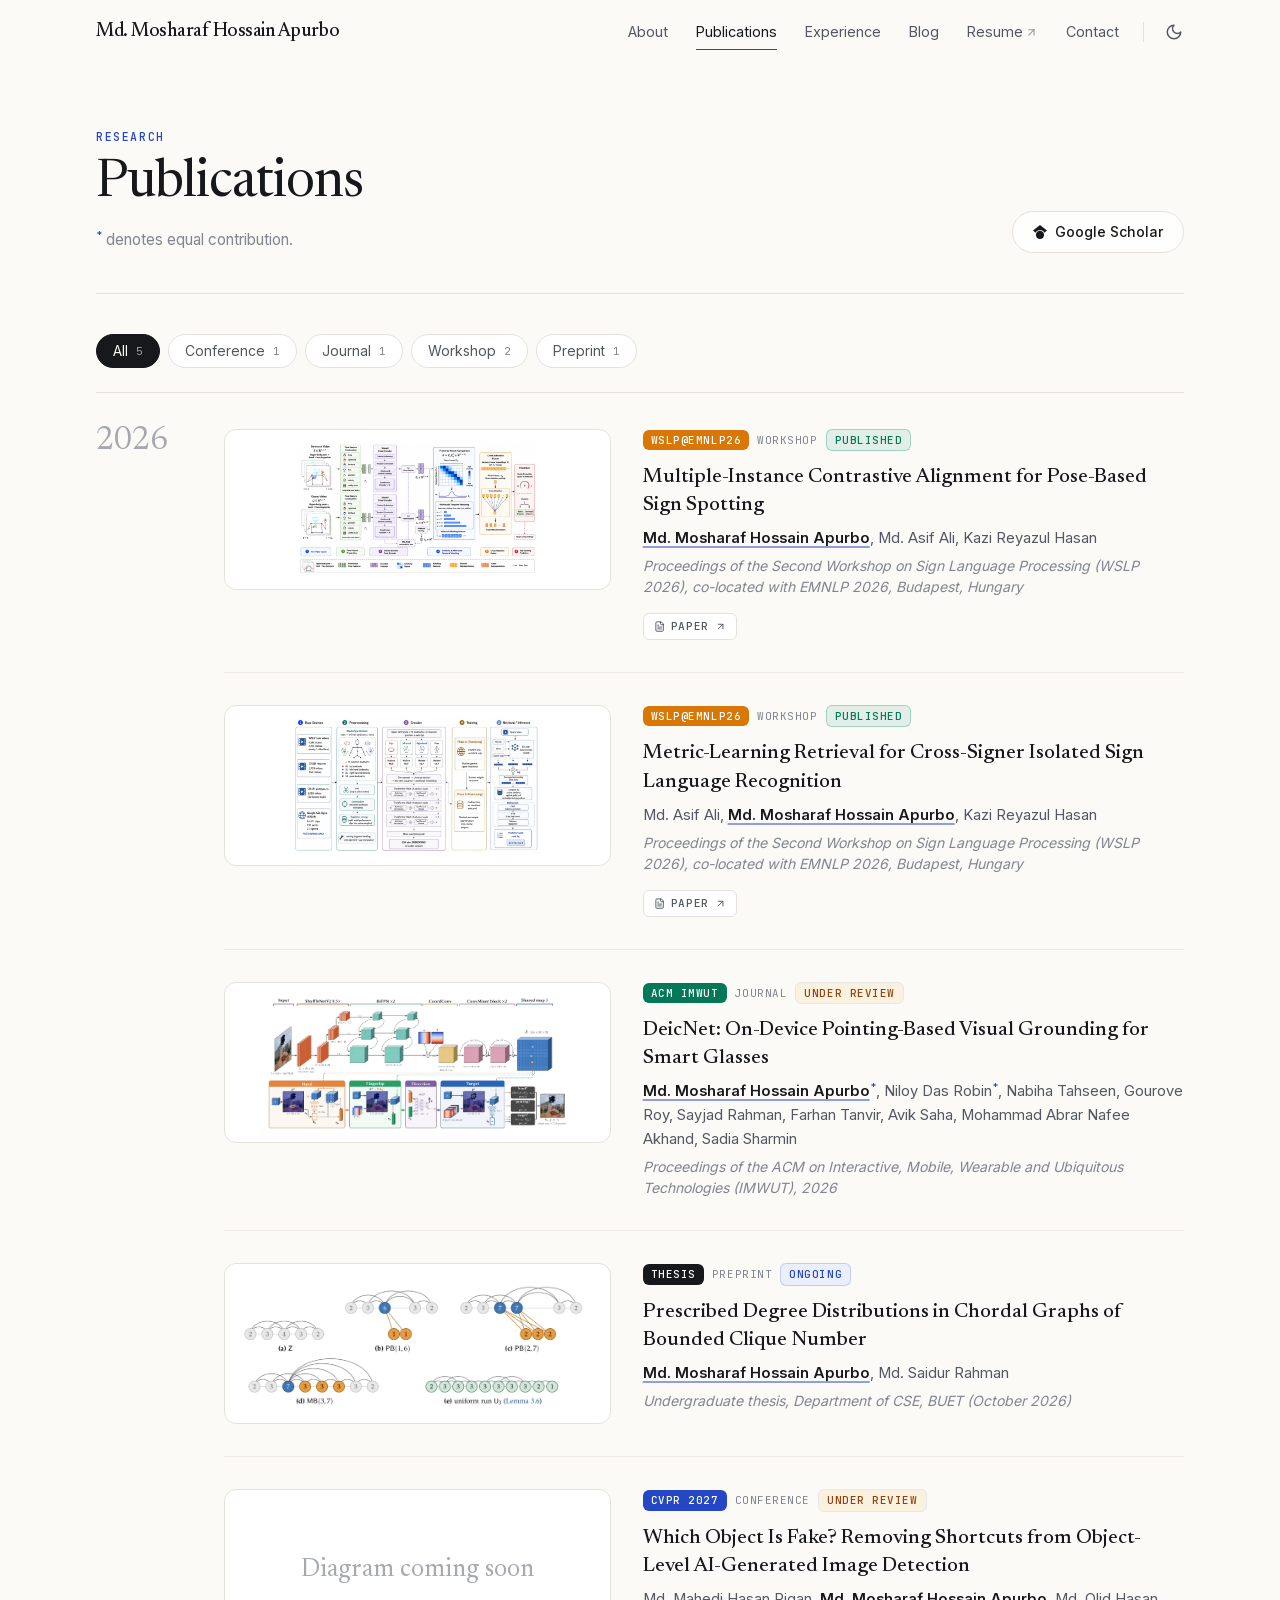
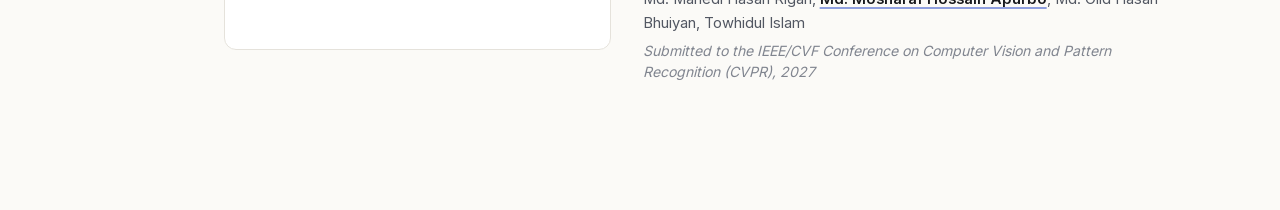
<file: publications/index.html>
<!DOCTYPE html>
<html lang="en" class="__variable_d8ebd1 __variable_ee5d09 __variable_4dc837">
<head>
<meta charset="utf-8">
<meta name="viewport" content="width=device-width, initial-scale=1">
<title>Publications · Md. Mosharaf Hossain Apurbo</title>
<meta name="description" content="Publications by Md. Mosharaf Hossain Apurbo.">
<meta name="author" content="Md. Mosharaf Hossain Apurbo">
<link rel="canonical" href="https://apurbo5057.github.io/publications/">
<meta property="og:title" content="Md. Mosharaf Hossain Apurbo">
<meta property="og:description" content="Publications by Md. Mosharaf Hossain Apurbo.">
<meta property="og:url" content="https://apurbo5057.github.io/publications/">
<meta property="og:site_name" content="Md. Mosharaf Hossain Apurbo">
<meta property="og:type" content="website">
<meta name="twitter:card" content="summary">
<meta name="theme-color" media="(prefers-color-scheme: light)" content="#fbfaf7">
<meta name="theme-color" media="(prefers-color-scheme: dark)" content="#101114">
<link rel="icon" href="../assets/img/profile.jpg" type="image/jpeg">
<link rel="preload" href="../assets/fonts/84adbee2f2a7cb50.p.woff2" as="font" crossorigin type="font/woff2">
<link rel="stylesheet" href="../assets/css/site.css">
<script>(function(){try{var t=localStorage.getItem("theme");if(t!=="light"&&t!=="dark"){t=matchMedia("(prefers-color-scheme: dark)").matches?"dark":"light"}document.documentElement.dataset.theme=t}catch(e){}})()</script>
</head>
<body class="flex min-h-screen flex-col">
<header data-site-header class="sticky top-0 z-50 transition-[background-color,box-shadow] duration-300 bg-paper/0"><nav class="container-page flex h-16 items-center justify-between gap-6"><a class="font-serif text-[1.2rem] font-medium tracking-tight text-ink transition-colors hover:text-accent" href="../">Md. Mosharaf Hossain Apurbo</a><div class="hidden items-center gap-3 md:flex"><ul class="flex items-center gap-1"><li><a href="../about/" class="group relative inline-flex items-center gap-0.5 rounded-full px-3 py-1.5 text-[0.9rem] transition-colors text-muted hover:text-ink">About<span class="absolute inset-x-3 -bottom-px h-px origin-left bg-accent transition-transform duration-300 scale-x-0 group-hover:scale-x-100 group-hover:bg-ink/30"></span></a></li><li><a href="../publications/" aria-current="page" class="group relative inline-flex items-center gap-0.5 rounded-full px-3 py-1.5 text-[0.9rem] transition-colors text-ink">Publications<span class="absolute inset-x-3 -bottom-px h-px origin-left bg-accent transition-transform duration-300 scale-x-100"></span></a></li><li><a href="../experience/" class="group relative inline-flex items-center gap-0.5 rounded-full px-3 py-1.5 text-[0.9rem] transition-colors text-muted hover:text-ink">Experience<span class="absolute inset-x-3 -bottom-px h-px origin-left bg-accent transition-transform duration-300 scale-x-0 group-hover:scale-x-100 group-hover:bg-ink/30"></span></a></li><li><a href="../blog/" class="group relative inline-flex items-center gap-0.5 rounded-full px-3 py-1.5 text-[0.9rem] transition-colors text-muted hover:text-ink">Blog<span class="absolute inset-x-3 -bottom-px h-px origin-left bg-accent transition-transform duration-300 scale-x-0 group-hover:scale-x-100 group-hover:bg-ink/30"></span></a></li><li><a href="../assets/cv/Apurbo-CV.pdf" target="_blank" rel="noreferrer" class="group relative inline-flex items-center gap-0.5 rounded-full px-3 py-1.5 text-[0.9rem] transition-colors text-muted hover:text-ink">Resume<span class="text-[0.8rem] opacity-60 transition-transform group-hover:-translate-y-px group-hover:translate-x-px"><svg stroke="currentColor" fill="none" stroke-width="2" viewBox="0 0 24 24" stroke-linecap="round" stroke-linejoin="round" height="1em" width="1em" xmlns="http://www.w3.org/2000/svg"><path d="M7 7h10v10"></path><path d="M7 17 17 7"></path></svg></span><span class="absolute inset-x-3 -bottom-px h-px origin-left bg-accent transition-transform duration-300 scale-x-0 group-hover:scale-x-100 group-hover:bg-ink/30"></span></a></li><li><a href="../contact/" class="group relative inline-flex items-center gap-0.5 rounded-full px-3 py-1.5 text-[0.9rem] transition-colors text-muted hover:text-ink">Contact<span class="absolute inset-x-3 -bottom-px h-px origin-left bg-accent transition-transform duration-300 scale-x-0 group-hover:scale-x-100 group-hover:bg-ink/30"></span></a></li></ul><span aria-hidden="true" class="h-5 w-px bg-line"></span><button type="button" data-theme-toggle aria-label="Switch to dark mode" title="Switch to dark mode" class="flex h-9 w-9 items-center justify-center rounded-full text-muted transition-colors hover:bg-ink/5 hover:text-ink -mr-2"><span class="h-[18px] w-[18px]"></span></button></div><div class="-mr-2 flex items-center gap-1 md:hidden"><button type="button" data-theme-toggle aria-label="Switch to dark mode" title="Switch to dark mode" class="flex h-9 w-9 items-center justify-center rounded-full text-muted transition-colors hover:bg-ink/5 hover:text-ink "><span class="h-[18px] w-[18px]"></span></button><button type="button" data-menu-toggle class="rounded-full p-2 text-ink transition-colors hover:bg-ink/5" aria-label="Open menu" aria-expanded="false"><svg stroke="currentColor" fill="none" stroke-width="2" viewBox="0 0 24 24" stroke-linecap="round" stroke-linejoin="round" height="22" width="22" xmlns="http://www.w3.org/2000/svg"><line x1="4" x2="20" y1="12" y2="12"></line><line x1="4" x2="20" y1="6" y2="6"></line><line x1="4" x2="20" y1="18" y2="18"></line></svg></button></div></nav><div data-mobile-menu hidden class="border-t border-line md:hidden"><ul class="container-page flex flex-col py-3"><li><a href="../about/" class="flex items-center justify-between rounded-lg px-2 py-3 text-base text-ink">About</a></li><li><a href="../publications/" class="flex items-center justify-between rounded-lg px-2 py-3 text-base font-medium text-accent">Publications</a></li><li><a href="../experience/" class="flex items-center justify-between rounded-lg px-2 py-3 text-base text-ink">Experience</a></li><li><a href="../blog/" class="flex items-center justify-between rounded-lg px-2 py-3 text-base text-ink">Blog</a></li><li><a href="../assets/cv/Apurbo-CV.pdf" target="_blank" rel="noreferrer" class="flex items-center justify-between rounded-lg px-2 py-3 text-base text-ink">Resume<span class="text-faint"><svg stroke="currentColor" fill="none" stroke-width="2" viewBox="0 0 24 24" stroke-linecap="round" stroke-linejoin="round" height="1em" width="1em" xmlns="http://www.w3.org/2000/svg"><path d="M7 7h10v10"></path><path d="M7 17 17 7"></path></svg></span></a></li><li><a href="../contact/" class="flex items-center justify-between rounded-lg px-2 py-3 text-base text-ink">Contact</a></li></ul></div></header>
<main class="flex-1"><div class="container-page pb-24 pt-12 lg:pt-16"><header class="rise flex flex-col gap-6 border-b border-line pb-10 sm:flex-row sm:items-end sm:justify-between"><div class="max-w-2xl"><p class="eyebrow mb-3">Research</p><h1 class="font-serif text-[2.6rem] font-normal leading-[1.05] tracking-[-0.02em] text-ink sm:text-[3.25rem]">Publications</h1><div class="mt-4 text-[1.05rem] leading-relaxed text-muted"><p class="text-[0.95rem] text-faint"><sup class="text-accent">*</sup> denotes equal contribution.</p></div></div><div class="shrink-0"><a href="https://scholar.google.com/citations?hl=en&user=VNq_d8EAAAAJ" target="_blank" rel="noreferrer" class="btn-secondary"><svg stroke="currentColor" fill="currentColor" stroke-width="0" viewBox="0 0 512 512" height="1em" width="1em" xmlns="http://www.w3.org/2000/svg"><path d="M390.9 298.5c0 0 0 .1 .1 .1c9.2 19.4 14.4 41.1 14.4 64C405.3 445.1 338.5 512 256 512s-149.3-66.9-149.3-149.3c0-22.9 5.2-44.6 14.4-64h0c1.7-3.6 3.6-7.2 5.6-10.7c4.4-7.6 9.4-14.7 15-21.3c27.4-32.6 68.5-53.3 114.4-53.3c33.6 0 64.6 11.1 89.6 29.9c9.1 6.9 17.4 14.7 24.8 23.5c5.6 6.6 10.6 13.8 15 21.3c2 3.4 3.8 7 5.5 10.5zm26.4-18.8c-30.1-58.4-91-98.4-161.3-98.4s-131.2 40-161.3 98.4L0 202.7 256 0 512 202.7l-94.7 77.1z"></path></svg>Google Scholar</a></div></header><div class="mt-10"><div><div role="tablist" aria-label="Filter publications" class="flex flex-wrap gap-2"><button role="tab" data-filter="All" aria-selected="true" class="inline-flex items-center gap-2 rounded-full border px-4 py-1.5 text-sm transition-colors border-ink bg-ink text-paper">All<span class="font-mono text-[0.7rem] text-paper/60">5</span></button><button role="tab" data-filter="Conference" aria-selected="false" class="inline-flex items-center gap-2 rounded-full border px-4 py-1.5 text-sm transition-colors border-line bg-surface text-muted hover:border-ink/30 hover:text-ink">Conference<span class="font-mono text-[0.7rem] text-faint">1</span></button><button role="tab" data-filter="Journal" aria-selected="false" class="inline-flex items-center gap-2 rounded-full border px-4 py-1.5 text-sm transition-colors border-line bg-surface text-muted hover:border-ink/30 hover:text-ink">Journal<span class="font-mono text-[0.7rem] text-faint">1</span></button><button role="tab" data-filter="Workshop" aria-selected="false" class="inline-flex items-center gap-2 rounded-full border px-4 py-1.5 text-sm transition-colors border-line bg-surface text-muted hover:border-ink/30 hover:text-ink">Workshop<span class="font-mono text-[0.7rem] text-faint">2</span></button><button role="tab" data-filter="Preprint" aria-selected="false" class="inline-flex items-center gap-2 rounded-full border px-4 py-1.5 text-sm transition-colors border-line bg-surface text-muted hover:border-ink/30 hover:text-ink">Preprint<span class="font-mono text-[0.7rem] text-faint">1</span></button></div><div class="mt-6"><section data-year class="grid gap-x-10 border-t border-line pt-8 lg:grid-cols-[5.5rem_1fr]"><h2 class="mb-2 font-serif text-[2rem] font-normal leading-none text-faint/70 lg:sticky lg:top-24 lg:self-start">2026</h2><div class="divide-y divide-line/70"><article data-type="Workshop" id="apurbo2026sign-spotting" class="grid scroll-mt-24 gap-5 py-8 first:pt-1 lg:grid-cols-[minmax(0,5fr)_minmax(0,7fr)] lg:gap-8"><a href="../assets/figures/mica.webp" target="_blank" rel="noreferrer" aria-label="Enlarge figure: Multiple-Instance Contrastive Alignment for Pose-Based Sign Spotting" class="group relative block aspect-[12/5] w-full overflow-hidden rounded-xl border border-line bg-white transition-shadow hover:shadow-[0_12px_30px_-18px_rgba(23,24,28,0.45)]"><img alt="Figure from Multiple-Instance Contrastive Alignment for Pose-Based Sign Spotting" loading="lazy" decoding="async" class="absolute inset-0 h-full w-full object-contain p-2.5 transition-transform duration-300 group-hover:scale-[1.03]" src="../assets/figures/mica.webp"><span class="absolute bottom-2 right-2 flex h-7 w-7 items-center justify-center rounded-full bg-black/60 text-white opacity-0 transition-opacity group-hover:opacity-100"><svg stroke="currentColor" fill="none" stroke-width="2" viewBox="0 0 24 24" stroke-linecap="round" stroke-linejoin="round" height="1em" width="1em" xmlns="http://www.w3.org/2000/svg"><polyline points="15 3 21 3 21 9"></polyline><polyline points="9 21 3 21 3 15"></polyline><line x1="21" x2="14" y1="3" y2="10"></line><line x1="3" x2="10" y1="21" y2="14"></line></svg></span></a><div class="min-w-0"><div class="flex flex-wrap items-center gap-2"><span class="rounded-md px-2 py-0.5 font-mono text-[0.68rem] font-medium uppercase tracking-wider bg-amber-600 text-white">WSLP@EMNLP26</span><span class="font-mono text-[0.68rem] uppercase tracking-wider text-faint">Workshop</span><span class="rounded-md border px-2 py-0.5 font-mono text-[0.68rem] font-medium uppercase tracking-wider border-emerald-600/30 bg-emerald-600/10 text-emerald-700 dark:text-emerald-400">Published</span></div><h3 class="mt-3 font-serif text-[1.28rem] font-medium leading-snug text-ink"><a href="https://aclanthology.org/2026.wslp-1.8/" target="_blank" rel="noreferrer" class="transition-colors hover:text-accent">Multiple-Instance Contrastive Alignment for Pose-Based Sign Spotting</a></h3><p class="mt-2 text-[0.92rem] leading-relaxed text-muted"><span><span class="font-semibold text-ink underline decoration-accent/50 decoration-2 underline-offset-[3px]">Md. Mosharaf Hossain Apurbo</span>, </span><span>Md. Asif Ali, </span><span>Kazi Reyazul Hasan</span></p><p class="mt-1 text-[0.88rem] italic text-faint">Proceedings of the Second Workshop on Sign Language Processing (WSLP 2026), co-located with EMNLP 2026, Budapest, Hungary</p><div class="mt-4 flex flex-wrap gap-2"><a href="https://aclanthology.org/2026.wslp-1.8/" target="_blank" rel="noreferrer" class="chip-link"><svg stroke="currentColor" fill="none" stroke-width="2" viewBox="0 0 24 24" stroke-linecap="round" stroke-linejoin="round" height="1em" width="1em" xmlns="http://www.w3.org/2000/svg"><path d="M15 2H6a2 2 0 0 0-2 2v16a2 2 0 0 0 2 2h12a2 2 0 0 0 2-2V7Z"></path><path d="M14 2v4a2 2 0 0 0 2 2h4"></path><path d="M10 9H8"></path><path d="M16 13H8"></path><path d="M16 17H8"></path></svg>Paper<svg stroke="currentColor" fill="none" stroke-width="2" viewBox="0 0 24 24" stroke-linecap="round" stroke-linejoin="round" height="1em" width="1em" xmlns="http://www.w3.org/2000/svg"><path d="M7 7h10v10"></path><path d="M7 17 17 7"></path></svg></a></div></div></article><article data-type="Workshop" id="ali2026sign-retrieval" class="grid scroll-mt-24 gap-5 py-8 first:pt-1 lg:grid-cols-[minmax(0,5fr)_minmax(0,7fr)] lg:gap-8"><a href="../assets/figures/metric-retrieval.webp" target="_blank" rel="noreferrer" aria-label="Enlarge figure: Metric-Learning Retrieval for Cross-Signer Isolated Sign Language Recognition" class="group relative block aspect-[12/5] w-full overflow-hidden rounded-xl border border-line bg-white transition-shadow hover:shadow-[0_12px_30px_-18px_rgba(23,24,28,0.45)]"><img alt="Figure from Metric-Learning Retrieval for Cross-Signer Isolated Sign Language Recognition" loading="lazy" decoding="async" class="absolute inset-0 h-full w-full object-contain p-2.5 transition-transform duration-300 group-hover:scale-[1.03]" src="../assets/figures/metric-retrieval.webp"><span class="absolute bottom-2 right-2 flex h-7 w-7 items-center justify-center rounded-full bg-black/60 text-white opacity-0 transition-opacity group-hover:opacity-100"><svg stroke="currentColor" fill="none" stroke-width="2" viewBox="0 0 24 24" stroke-linecap="round" stroke-linejoin="round" height="1em" width="1em" xmlns="http://www.w3.org/2000/svg"><polyline points="15 3 21 3 21 9"></polyline><polyline points="9 21 3 21 3 15"></polyline><line x1="21" x2="14" y1="3" y2="10"></line><line x1="3" x2="10" y1="21" y2="14"></line></svg></span></a><div class="min-w-0"><div class="flex flex-wrap items-center gap-2"><span class="rounded-md px-2 py-0.5 font-mono text-[0.68rem] font-medium uppercase tracking-wider bg-amber-600 text-white">WSLP@EMNLP26</span><span class="font-mono text-[0.68rem] uppercase tracking-wider text-faint">Workshop</span><span class="rounded-md border px-2 py-0.5 font-mono text-[0.68rem] font-medium uppercase tracking-wider border-emerald-600/30 bg-emerald-600/10 text-emerald-700 dark:text-emerald-400">Published</span></div><h3 class="mt-3 font-serif text-[1.28rem] font-medium leading-snug text-ink"><a href="https://aclanthology.org/2026.wslp-1.7/" target="_blank" rel="noreferrer" class="transition-colors hover:text-accent">Metric-Learning Retrieval for Cross-Signer Isolated Sign Language Recognition</a></h3><p class="mt-2 text-[0.92rem] leading-relaxed text-muted"><span>Md. Asif Ali, </span><span><span class="font-semibold text-ink underline decoration-accent/50 decoration-2 underline-offset-[3px]">Md. Mosharaf Hossain Apurbo</span>, </span><span>Kazi Reyazul Hasan</span></p><p class="mt-1 text-[0.88rem] italic text-faint">Proceedings of the Second Workshop on Sign Language Processing (WSLP 2026), co-located with EMNLP 2026, Budapest, Hungary</p><div class="mt-4 flex flex-wrap gap-2"><a href="https://aclanthology.org/2026.wslp-1.7/" target="_blank" rel="noreferrer" class="chip-link"><svg stroke="currentColor" fill="none" stroke-width="2" viewBox="0 0 24 24" stroke-linecap="round" stroke-linejoin="round" height="1em" width="1em" xmlns="http://www.w3.org/2000/svg"><path d="M15 2H6a2 2 0 0 0-2 2v16a2 2 0 0 0 2 2h12a2 2 0 0 0 2-2V7Z"></path><path d="M14 2v4a2 2 0 0 0 2 2h4"></path><path d="M10 9H8"></path><path d="M16 13H8"></path><path d="M16 17H8"></path></svg>Paper<svg stroke="currentColor" fill="none" stroke-width="2" viewBox="0 0 24 24" stroke-linecap="round" stroke-linejoin="round" height="1em" width="1em" xmlns="http://www.w3.org/2000/svg"><path d="M7 7h10v10"></path><path d="M7 17 17 7"></path></svg></a></div></div></article><article data-type="Journal" id="apurbo2026deicnet" class="grid scroll-mt-24 gap-5 py-8 first:pt-1 lg:grid-cols-[minmax(0,5fr)_minmax(0,7fr)] lg:gap-8"><a href="../assets/figures/deicnet.webp" target="_blank" rel="noreferrer" aria-label="Enlarge figure: DeicNet: On-Device Pointing-Based Visual Grounding for Smart Glasses" class="group relative block aspect-[12/5] w-full overflow-hidden rounded-xl border border-line bg-white transition-shadow hover:shadow-[0_12px_30px_-18px_rgba(23,24,28,0.45)]"><img alt="Figure from DeicNet: On-Device Pointing-Based Visual Grounding for Smart Glasses" loading="lazy" decoding="async" class="absolute inset-0 h-full w-full object-contain p-2.5 transition-transform duration-300 group-hover:scale-[1.03]" src="../assets/figures/deicnet.webp"><span class="absolute bottom-2 right-2 flex h-7 w-7 items-center justify-center rounded-full bg-black/60 text-white opacity-0 transition-opacity group-hover:opacity-100"><svg stroke="currentColor" fill="none" stroke-width="2" viewBox="0 0 24 24" stroke-linecap="round" stroke-linejoin="round" height="1em" width="1em" xmlns="http://www.w3.org/2000/svg"><polyline points="15 3 21 3 21 9"></polyline><polyline points="9 21 3 21 3 15"></polyline><line x1="21" x2="14" y1="3" y2="10"></line><line x1="3" x2="10" y1="21" y2="14"></line></svg></span></a><div class="min-w-0"><div class="flex flex-wrap items-center gap-2"><span class="rounded-md px-2 py-0.5 font-mono text-[0.68rem] font-medium uppercase tracking-wider bg-emerald-700 text-white">ACM IMWUT</span><span class="font-mono text-[0.68rem] uppercase tracking-wider text-faint">Journal</span><span class="rounded-md border px-2 py-0.5 font-mono text-[0.68rem] font-medium uppercase tracking-wider border-amber-500/30 bg-amber-500/10 text-amber-800 dark:text-amber-300">Under review</span></div><h3 class="mt-3 font-serif text-[1.28rem] font-medium leading-snug text-ink">DeicNet: On-Device Pointing-Based Visual Grounding for Smart Glasses</h3><p class="mt-2 text-[0.92rem] leading-relaxed text-muted"><span><span class="font-semibold text-ink underline decoration-accent/50 decoration-2 underline-offset-[3px]">Md. Mosharaf Hossain Apurbo</span><sup class="ml-px text-accent">*</sup>, </span><span>Niloy Das Robin<sup class="ml-px text-accent">*</sup>, </span><span>Nabiha Tahseen, </span><span>Gourove Roy, </span><span>Sayjad Rahman, </span><span>Farhan Tanvir, </span><span>Avik Saha, </span><span>Mohammad Abrar Nafee Akhand, </span><span>Sadia Sharmin</span></p><p class="mt-1 text-[0.88rem] italic text-faint">Proceedings of the ACM on Interactive, Mobile, Wearable and Ubiquitous Technologies (IMWUT), 2026</p></div></article><article data-type="Preprint" id="apurbo2026chordal" class="grid scroll-mt-24 gap-5 py-8 first:pt-1 lg:grid-cols-[minmax(0,5fr)_minmax(0,7fr)] lg:gap-8"><a href="../assets/figures/chordal-thesis.webp" target="_blank" rel="noreferrer" aria-label="Enlarge figure: Prescribed Degree Distributions in Chordal Graphs of Bounded Clique Number" class="group relative block aspect-[12/5] w-full overflow-hidden rounded-xl border border-line bg-white transition-shadow hover:shadow-[0_12px_30px_-18px_rgba(23,24,28,0.45)]"><img alt="Figure from Prescribed Degree Distributions in Chordal Graphs of Bounded Clique Number" loading="lazy" decoding="async" class="absolute inset-0 h-full w-full object-contain p-2.5 transition-transform duration-300 group-hover:scale-[1.03]" src="../assets/figures/chordal-thesis.webp"><span class="absolute bottom-2 right-2 flex h-7 w-7 items-center justify-center rounded-full bg-black/60 text-white opacity-0 transition-opacity group-hover:opacity-100"><svg stroke="currentColor" fill="none" stroke-width="2" viewBox="0 0 24 24" stroke-linecap="round" stroke-linejoin="round" height="1em" width="1em" xmlns="http://www.w3.org/2000/svg"><polyline points="15 3 21 3 21 9"></polyline><polyline points="9 21 3 21 3 15"></polyline><line x1="21" x2="14" y1="3" y2="10"></line><line x1="3" x2="10" y1="21" y2="14"></line></svg></span></a><div class="min-w-0"><div class="flex flex-wrap items-center gap-2"><span class="rounded-md px-2 py-0.5 font-mono text-[0.68rem] font-medium uppercase tracking-wider bg-ink text-paper">Thesis</span><span class="font-mono text-[0.68rem] uppercase tracking-wider text-faint">Preprint</span><span class="rounded-md border px-2 py-0.5 font-mono text-[0.68rem] font-medium uppercase tracking-wider border-accent/20 bg-accent-soft text-accent">Ongoing</span></div><h3 class="mt-3 font-serif text-[1.28rem] font-medium leading-snug text-ink">Prescribed Degree Distributions in Chordal Graphs of Bounded Clique Number</h3><p class="mt-2 text-[0.92rem] leading-relaxed text-muted"><span><span class="font-semibold text-ink underline decoration-accent/50 decoration-2 underline-offset-[3px]">Md. Mosharaf Hossain Apurbo</span>, </span><span>Md. Saidur Rahman</span></p><p class="mt-1 text-[0.88rem] italic text-faint">Undergraduate thesis, Department of CSE, BUET (October 2026)</p></div></article><article data-type="Conference" id="rigan2027fakeobject" class="grid scroll-mt-24 gap-5 py-8 first:pt-1 lg:grid-cols-[minmax(0,5fr)_minmax(0,7fr)] lg:gap-8"><div aria-hidden="true" class="relative flex aspect-[12/5] w-full items-center justify-center overflow-hidden rounded-xl border border-line bg-surface"><span class="font-serif text-[1.6rem] font-normal text-faint/70">Diagram coming soon</span></div><div class="min-w-0"><div class="flex flex-wrap items-center gap-2"><span class="rounded-md px-2 py-0.5 font-mono text-[0.68rem] font-medium uppercase tracking-wider bg-accent text-white dark:text-paper">CVPR 2027</span><span class="font-mono text-[0.68rem] uppercase tracking-wider text-faint">Conference</span><span class="rounded-md border px-2 py-0.5 font-mono text-[0.68rem] font-medium uppercase tracking-wider border-amber-500/30 bg-amber-500/10 text-amber-800 dark:text-amber-300">Under review</span></div><h3 class="mt-3 font-serif text-[1.28rem] font-medium leading-snug text-ink">Which Object Is Fake? Removing Shortcuts from Object-Level AI-Generated Image Detection</h3><p class="mt-2 text-[0.92rem] leading-relaxed text-muted"><span>Md. Mahedi Hasan Rigan, </span><span><span class="font-semibold text-ink underline decoration-accent/50 decoration-2 underline-offset-[3px]">Md. Mosharaf Hossain Apurbo</span>, </span><span>Md. Olid Hasan Bhuiyan, </span><span>Towhidul Islam</span></p><p class="mt-1 text-[0.88rem] italic text-faint">Submitted to the IEEE/CVF Conference on Computer Vision and Pattern Recognition (CVPR), 2027</p></div></article></div></section></div></div></div></div></main>

<script src="../assets/js/site.js" defer></script>
</body>
</html>
</file>
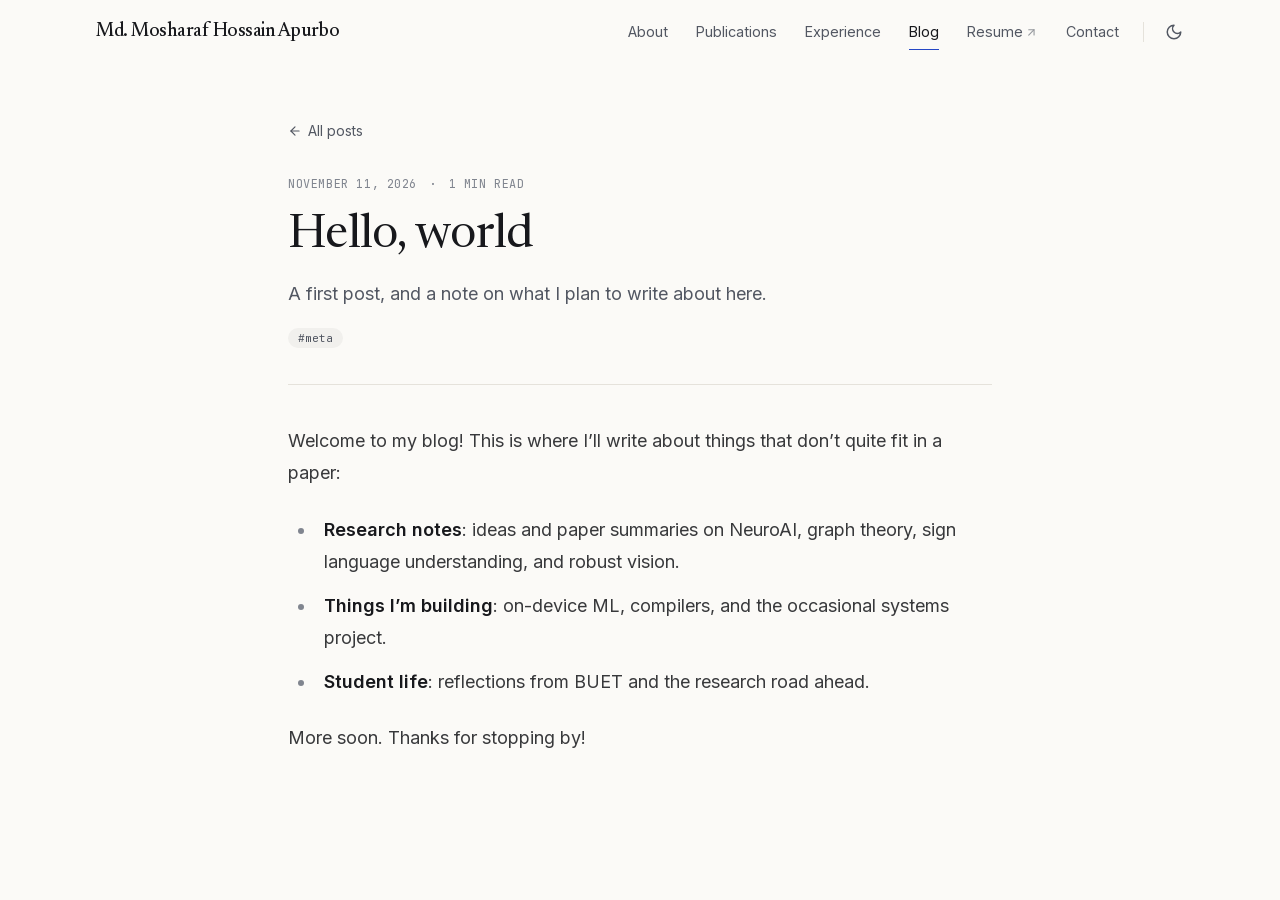
<file: blog/hello-world/index.html>
<!DOCTYPE html>
<html lang="en" class="__variable_d8ebd1 __variable_ee5d09 __variable_4dc837">
<head>
<meta charset="utf-8">
<meta name="viewport" content="width=device-width, initial-scale=1">
<title>Hello, world · Md. Mosharaf Hossain Apurbo</title>
<meta name="description" content="A first post, and a note on what I plan to write about here.">
<meta name="author" content="Md. Mosharaf Hossain Apurbo">
<link rel="canonical" href="https://apurbo5057.github.io/blog/hello-world/">
<meta property="og:title" content="Md. Mosharaf Hossain Apurbo">
<meta property="og:description" content="A first post, and a note on what I plan to write about here.">
<meta property="og:url" content="https://apurbo5057.github.io/blog/hello-world/">
<meta property="og:site_name" content="Md. Mosharaf Hossain Apurbo">
<meta property="og:type" content="website">
<meta name="twitter:card" content="summary">
<meta name="theme-color" media="(prefers-color-scheme: light)" content="#fbfaf7">
<meta name="theme-color" media="(prefers-color-scheme: dark)" content="#101114">
<link rel="icon" href="../../assets/img/profile.jpg" type="image/jpeg">
<link rel="preload" href="../../assets/fonts/84adbee2f2a7cb50.p.woff2" as="font" crossorigin type="font/woff2">
<link rel="stylesheet" href="../../assets/css/site.css">
<script>(function(){try{var t=localStorage.getItem("theme");if(t!=="light"&&t!=="dark"){t=matchMedia("(prefers-color-scheme: dark)").matches?"dark":"light"}document.documentElement.dataset.theme=t}catch(e){}})()</script>
</head>
<body class="flex min-h-screen flex-col">
<header data-site-header class="sticky top-0 z-50 transition-[background-color,box-shadow] duration-300 bg-paper/0"><nav class="container-page flex h-16 items-center justify-between gap-6"><a class="font-serif text-[1.2rem] font-medium tracking-tight text-ink transition-colors hover:text-accent" href="../../">Md. Mosharaf Hossain Apurbo</a><div class="hidden items-center gap-3 md:flex"><ul class="flex items-center gap-1"><li><a href="../../about/" class="group relative inline-flex items-center gap-0.5 rounded-full px-3 py-1.5 text-[0.9rem] transition-colors text-muted hover:text-ink">About<span class="absolute inset-x-3 -bottom-px h-px origin-left bg-accent transition-transform duration-300 scale-x-0 group-hover:scale-x-100 group-hover:bg-ink/30"></span></a></li><li><a href="../../publications/" class="group relative inline-flex items-center gap-0.5 rounded-full px-3 py-1.5 text-[0.9rem] transition-colors text-muted hover:text-ink">Publications<span class="absolute inset-x-3 -bottom-px h-px origin-left bg-accent transition-transform duration-300 scale-x-0 group-hover:scale-x-100 group-hover:bg-ink/30"></span></a></li><li><a href="../../experience/" class="group relative inline-flex items-center gap-0.5 rounded-full px-3 py-1.5 text-[0.9rem] transition-colors text-muted hover:text-ink">Experience<span class="absolute inset-x-3 -bottom-px h-px origin-left bg-accent transition-transform duration-300 scale-x-0 group-hover:scale-x-100 group-hover:bg-ink/30"></span></a></li><li><a href="../../blog/" aria-current="page" class="group relative inline-flex items-center gap-0.5 rounded-full px-3 py-1.5 text-[0.9rem] transition-colors text-ink">Blog<span class="absolute inset-x-3 -bottom-px h-px origin-left bg-accent transition-transform duration-300 scale-x-100"></span></a></li><li><a href="../../assets/cv/Apurbo-CV.pdf" target="_blank" rel="noreferrer" class="group relative inline-flex items-center gap-0.5 rounded-full px-3 py-1.5 text-[0.9rem] transition-colors text-muted hover:text-ink">Resume<span class="text-[0.8rem] opacity-60 transition-transform group-hover:-translate-y-px group-hover:translate-x-px"><svg stroke="currentColor" fill="none" stroke-width="2" viewBox="0 0 24 24" stroke-linecap="round" stroke-linejoin="round" height="1em" width="1em" xmlns="http://www.w3.org/2000/svg"><path d="M7 7h10v10"></path><path d="M7 17 17 7"></path></svg></span><span class="absolute inset-x-3 -bottom-px h-px origin-left bg-accent transition-transform duration-300 scale-x-0 group-hover:scale-x-100 group-hover:bg-ink/30"></span></a></li><li><a href="../../contact/" class="group relative inline-flex items-center gap-0.5 rounded-full px-3 py-1.5 text-[0.9rem] transition-colors text-muted hover:text-ink">Contact<span class="absolute inset-x-3 -bottom-px h-px origin-left bg-accent transition-transform duration-300 scale-x-0 group-hover:scale-x-100 group-hover:bg-ink/30"></span></a></li></ul><span aria-hidden="true" class="h-5 w-px bg-line"></span><button type="button" data-theme-toggle aria-label="Switch to dark mode" title="Switch to dark mode" class="flex h-9 w-9 items-center justify-center rounded-full text-muted transition-colors hover:bg-ink/5 hover:text-ink -mr-2"><span class="h-[18px] w-[18px]"></span></button></div><div class="-mr-2 flex items-center gap-1 md:hidden"><button type="button" data-theme-toggle aria-label="Switch to dark mode" title="Switch to dark mode" class="flex h-9 w-9 items-center justify-center rounded-full text-muted transition-colors hover:bg-ink/5 hover:text-ink "><span class="h-[18px] w-[18px]"></span></button><button type="button" data-menu-toggle class="rounded-full p-2 text-ink transition-colors hover:bg-ink/5" aria-label="Open menu" aria-expanded="false"><svg stroke="currentColor" fill="none" stroke-width="2" viewBox="0 0 24 24" stroke-linecap="round" stroke-linejoin="round" height="22" width="22" xmlns="http://www.w3.org/2000/svg"><line x1="4" x2="20" y1="12" y2="12"></line><line x1="4" x2="20" y1="6" y2="6"></line><line x1="4" x2="20" y1="18" y2="18"></line></svg></button></div></nav><div data-mobile-menu hidden class="border-t border-line md:hidden"><ul class="container-page flex flex-col py-3"><li><a href="../../about/" class="flex items-center justify-between rounded-lg px-2 py-3 text-base text-ink">About</a></li><li><a href="../../publications/" class="flex items-center justify-between rounded-lg px-2 py-3 text-base text-ink">Publications</a></li><li><a href="../../experience/" class="flex items-center justify-between rounded-lg px-2 py-3 text-base text-ink">Experience</a></li><li><a href="../../blog/" class="flex items-center justify-between rounded-lg px-2 py-3 text-base font-medium text-accent">Blog</a></li><li><a href="../../assets/cv/Apurbo-CV.pdf" target="_blank" rel="noreferrer" class="flex items-center justify-between rounded-lg px-2 py-3 text-base text-ink">Resume<span class="text-faint"><svg stroke="currentColor" fill="none" stroke-width="2" viewBox="0 0 24 24" stroke-linecap="round" stroke-linejoin="round" height="1em" width="1em" xmlns="http://www.w3.org/2000/svg"><path d="M7 7h10v10"></path><path d="M7 17 17 7"></path></svg></span></a></li><li><a href="../../contact/" class="flex items-center justify-between rounded-lg px-2 py-3 text-base text-ink">Contact</a></li></ul></div></header>
<main class="flex-1"><article class="container-page pb-24 pt-10 lg:pt-14"><div class="mx-auto max-w-[44rem]"><a class="group inline-flex items-center gap-1.5 text-sm text-muted transition-colors hover:text-ink" href="../"><svg stroke="currentColor" fill="none" stroke-width="2" viewBox="0 0 24 24" stroke-linecap="round" stroke-linejoin="round" height="1em" width="1em" xmlns="http://www.w3.org/2000/svg"><path d="m12 19-7-7 7-7"></path><path d="M19 12H5"></path></svg>All posts</a><header class="rise mt-8 border-b border-line pb-9"><p class="flex flex-wrap items-center gap-x-3 gap-y-1 font-mono text-[0.74rem] uppercase tracking-wider text-faint"><time datetime="2026-11-11">November 11, 2026</time><span aria-hidden="true">·</span><span>1 min read</span></p><h1 class="mt-4 font-serif text-[2.4rem] font-normal leading-[1.1] tracking-[-0.015em] text-ink sm:text-[3rem]">Hello, world</h1><p class="mt-4 text-lg leading-relaxed text-muted">A first post, and a note on what I plan to write about here.</p><div class="mt-5 flex flex-wrap gap-2"><span class="tag font-mono text-[0.7rem]">#meta</span></div></header><div class="prose prose-lg mt-10 max-w-none prose-headings:scroll-mt-24 prose-p:leading-[1.8]"><p>Welcome to my blog! This is where I’ll write about things that don’t quite fit in a paper:</p><ul><li><strong>Research notes</strong>: ideas and paper summaries on NeuroAI, graph theory, sign language understanding, and robust vision.</li><li><strong>Things I’m building</strong>: on-device ML, compilers, and the occasional systems project.</li><li><strong>Student life</strong>: reflections from BUET and the research road ahead.</li></ul><p>More soon. Thanks for stopping by!</p></div></div></article></main>

<script src="../../assets/js/site.js" defer></script>
</body>
</html>
</file>
<file: assets/css/site.css>
@font-face{font-family:__Inter_d8ebd1;font-style:normal;font-weight:100 900;font-display:swap;src:url(../fonts/ba9851c3c22cd980-s.woff2) format("woff2");unicode-range:u+0460-052f,u+1c80-1c8a,u+20b4,u+2de0-2dff,u+a640-a69f,u+fe2e-fe2f}@font-face{font-family:__Inter_d8ebd1;font-style:normal;font-weight:100 900;font-display:swap;src:url(../fonts/21350d82a1f187e9-s.woff2) format("woff2");unicode-range:u+0301,u+0400-045f,u+0490-0491,u+04b0-04b1,u+2116}@font-face{font-family:__Inter_d8ebd1;font-style:normal;font-weight:100 900;font-display:swap;src:url(../fonts/c5fe6dc8356a8c31-s.woff2) format("woff2");unicode-range:u+1f??}@font-face{font-family:__Inter_d8ebd1;font-style:normal;font-weight:100 900;font-display:swap;src:url(../fonts/19cfc7226ec3afaa-s.woff2) format("woff2");unicode-range:u+0370-0377,u+037a-037f,u+0384-038a,u+038c,u+038e-03a1,u+03a3-03ff}@font-face{font-family:__Inter_d8ebd1;font-style:normal;font-weight:100 900;font-display:swap;src:url(../fonts/df0a9ae256c0569c-s.woff2) format("woff2");unicode-range:u+0102-0103,u+0110-0111,u+0128-0129,u+0168-0169,u+01a0-01a1,u+01af-01b0,u+0300-0301,u+0303-0304,u+0308-0309,u+0323,u+0329,u+1ea0-1ef9,u+20ab}@font-face{font-family:__Inter_d8ebd1;font-style:normal;font-weight:100 900;font-display:swap;src:url(../fonts/8e9860b6e62d6359-s.woff2) format("woff2");unicode-range:u+0100-02ba,u+02bd-02c5,u+02c7-02cc,u+02ce-02d7,u+02dd-02ff,u+0304,u+0308,u+0329,u+1d00-1dbf,u+1e00-1e9f,u+1ef2-1eff,u+2020,u+20a0-20ab,u+20ad-20c4,u+2113,u+2c60-2c7f,u+a720-a7ff}@font-face{font-family:__Inter_d8ebd1;font-style:normal;font-weight:100 900;font-display:swap;src:url(../fonts/e4af272ccee01ff0-s.p.woff2) format("woff2");unicode-range:u+00??,u+0131,u+0152-0153,u+02bb-02bc,u+02c6,u+02da,u+02dc,u+0304,u+0308,u+0329,u+2000-206f,u+20ac,u+2122,u+2191,u+2193,u+2212,u+2215,u+feff,u+fffd}@font-face{font-family:__Inter_Fallback_d8ebd1;src:local("Arial");ascent-override:90.49%;descent-override:22.56%;line-gap-override:0.00%;size-adjust:107.06%}.__className_d8ebd1{font-family:__Inter_d8ebd1,__Inter_Fallback_d8ebd1;font-style:normal}.__variable_d8ebd1{--font-sans:"__Inter_d8ebd1","__Inter_Fallback_d8ebd1"}@font-face{font-family:__Newsreader_ee5d09;font-style:italic;font-weight:200 800;font-display:swap;src:url(../fonts/fc61cfb200d549a5.woff2) format("woff2");unicode-range:u+0102-0103,u+0110-0111,u+0128-0129,u+0168-0169,u+01a0-01a1,u+01af-01b0,u+0300-0301,u+0303-0304,u+0308-0309,u+0323,u+0329,u+1ea0-1ef9,u+20ab}@font-face{font-family:__Newsreader_ee5d09;font-style:italic;font-weight:200 800;font-display:swap;src:url(../fonts/fe6c4b8cc116014d.woff2) format("woff2");unicode-range:u+0100-02ba,u+02bd-02c5,u+02c7-02cc,u+02ce-02d7,u+02dd-02ff,u+0304,u+0308,u+0329,u+1d00-1dbf,u+1e00-1e9f,u+1ef2-1eff,u+2020,u+20a0-20ab,u+20ad-20c4,u+2113,u+2c60-2c7f,u+a720-a7ff}@font-face{font-family:__Newsreader_ee5d09;font-style:italic;font-weight:200 800;font-display:swap;src:url(../fonts/8edf6d3506a17285.p.woff2) format("woff2");unicode-range:u+00??,u+0131,u+0152-0153,u+02bb-02bc,u+02c6,u+02da,u+02dc,u+0304,u+0308,u+0329,u+2000-206f,u+20ac,u+2122,u+2191,u+2193,u+2212,u+2215,u+feff,u+fffd}@font-face{font-family:__Newsreader_ee5d09;font-style:normal;font-weight:200 800;font-display:swap;src:url(../fonts/b5963afcf1479527.woff2) format("woff2");unicode-range:u+0102-0103,u+0110-0111,u+0128-0129,u+0168-0169,u+01a0-01a1,u+01af-01b0,u+0300-0301,u+0303-0304,u+0308-0309,u+0323,u+0329,u+1ea0-1ef9,u+20ab}@font-face{font-family:__Newsreader_ee5d09;font-style:normal;font-weight:200 800;font-display:swap;src:url(../fonts/5ed7d4ff5e59016d.woff2) format("woff2");unicode-range:u+0100-02ba,u+02bd-02c5,u+02c7-02cc,u+02ce-02d7,u+02dd-02ff,u+0304,u+0308,u+0329,u+1d00-1dbf,u+1e00-1e9f,u+1ef2-1eff,u+2020,u+20a0-20ab,u+20ad-20c4,u+2113,u+2c60-2c7f,u+a720-a7ff}@font-face{font-family:__Newsreader_ee5d09;font-style:normal;font-weight:200 800;font-display:swap;src:url(../fonts/84adbee2f2a7cb50.p.woff2) format("woff2");unicode-range:u+00??,u+0131,u+0152-0153,u+02bb-02bc,u+02c6,u+02da,u+02dc,u+0304,u+0308,u+0329,u+2000-206f,u+20ac,u+2122,u+2191,u+2193,u+2212,u+2215,u+feff,u+fffd}.__className_ee5d09{font-family:__Newsreader_ee5d09}.__variable_ee5d09{--font-serif:"__Newsreader_ee5d09"}@font-face{font-family:__JetBrains_Mono_4dc837;font-style:normal;font-weight:100 800;font-display:swap;src:url(../fonts/886030b0b59bc5a7-s.woff2) format("woff2");unicode-range:u+0460-052f,u+1c80-1c8a,u+20b4,u+2de0-2dff,u+a640-a69f,u+fe2e-fe2f}@font-face{font-family:__JetBrains_Mono_4dc837;font-style:normal;font-weight:100 800;font-display:swap;src:url(../fonts/0aa834ed78bf6d07-s.woff2) format("woff2");unicode-range:u+0301,u+0400-045f,u+0490-0491,u+04b0-04b1,u+2116}@font-face{font-family:__JetBrains_Mono_4dc837;font-style:normal;font-weight:100 800;font-display:swap;src:url(../fonts/67957d42bae0796d-s.woff2) format("woff2");unicode-range:u+0370-0377,u+037a-037f,u+0384-038a,u+038c,u+038e-03a1,u+03a3-03ff}@font-face{font-family:__JetBrains_Mono_4dc837;font-style:normal;font-weight:100 800;font-display:swap;src:url(../fonts/f911b923c6adde36-s.woff2) format("woff2");unicode-range:u+0102-0103,u+0110-0111,u+0128-0129,u+0168-0169,u+01a0-01a1,u+01af-01b0,u+0300-0301,u+0303-0304,u+0308-0309,u+0323,u+0329,u+1ea0-1ef9,u+20ab}@font-face{font-family:__JetBrains_Mono_4dc837;font-style:normal;font-weight:100 800;font-display:swap;src:url(../fonts/939c4f875ee75fbb-s.woff2) format("woff2");unicode-range:u+0100-02ba,u+02bd-02c5,u+02c7-02cc,u+02ce-02d7,u+02dd-02ff,u+0304,u+0308,u+0329,u+1d00-1dbf,u+1e00-1e9f,u+1ef2-1eff,u+2020,u+20a0-20ab,u+20ad-20c4,u+2113,u+2c60-2c7f,u+a720-a7ff}@font-face{font-family:__JetBrains_Mono_4dc837;font-style:normal;font-weight:100 800;font-display:swap;src:url(../fonts/bb3ef058b751a6ad-s.p.woff2) format("woff2");unicode-range:u+00??,u+0131,u+0152-0153,u+02bb-02bc,u+02c6,u+02da,u+02dc,u+0304,u+0308,u+0329,u+2000-206f,u+20ac,u+2122,u+2191,u+2193,u+2212,u+2215,u+feff,u+fffd}@font-face{font-family:__JetBrains_Mono_Fallback_4dc837;src:local("Arial");ascent-override:75.79%;descent-override:22.29%;line-gap-override:0.00%;size-adjust:134.59%}.__className_4dc837{font-family:__JetBrains_Mono_4dc837,__JetBrains_Mono_Fallback_4dc837;font-style:normal}.__variable_4dc837{--font-mono:"__JetBrains_Mono_4dc837","__JetBrains_Mono_Fallback_4dc837"}*,:after,:before{--tw-border-spacing-x:0;--tw-border-spacing-y:0;--tw-translate-x:0;--tw-translate-y:0;--tw-rotate:0;--tw-skew-x:0;--tw-skew-y:0;--tw-scale-x:1;--tw-scale-y:1;--tw-pan-x: ;--tw-pan-y: ;--tw-pinch-zoom: ;--tw-scroll-snap-strictness:proximity;--tw-gradient-from-position: ;--tw-gradient-via-position: ;--tw-gradient-to-position: ;--tw-ordinal: ;--tw-slashed-zero: ;--tw-numeric-figure: ;--tw-numeric-spacing: ;--tw-numeric-fraction: ;--tw-ring-inset: ;--tw-ring-offset-width:0px;--tw-ring-offset-color:#fff;--tw-ring-color:rgba(59,130,246,.5);--tw-ring-offset-shadow:0 0 #0000;--tw-ring-shadow:0 0 #0000;--tw-shadow:0 0 #0000;--tw-shadow-colored:0 0 #0000;--tw-blur: ;--tw-brightness: ;--tw-contrast: ;--tw-grayscale: ;--tw-hue-rotate: ;--tw-invert: ;--tw-saturate: ;--tw-sepia: ;--tw-drop-shadow: ;--tw-backdrop-blur: ;--tw-backdrop-brightness: ;--tw-backdrop-contrast: ;--tw-backdrop-grayscale: ;--tw-backdrop-hue-rotate: ;--tw-backdrop-invert: ;--tw-backdrop-opacity: ;--tw-backdrop-saturate: ;--tw-backdrop-sepia: ;--tw-contain-size: ;--tw-contain-layout: ;--tw-contain-paint: ;--tw-contain-style: }::backdrop{--tw-border-spacing-x:0;--tw-border-spacing-y:0;--tw-translate-x:0;--tw-translate-y:0;--tw-rotate:0;--tw-skew-x:0;--tw-skew-y:0;--tw-scale-x:1;--tw-scale-y:1;--tw-pan-x: ;--tw-pan-y: ;--tw-pinch-zoom: ;--tw-scroll-snap-strictness:proximity;--tw-gradient-from-position: ;--tw-gradient-via-position: ;--tw-gradient-to-position: ;--tw-ordinal: ;--tw-slashed-zero: ;--tw-numeric-figure: ;--tw-numeric-spacing: ;--tw-numeric-fraction: ;--tw-ring-inset: ;--tw-ring-offset-width:0px;--tw-ring-offset-color:#fff;--tw-ring-color:rgba(59,130,246,.5);--tw-ring-offset-shadow:0 0 #0000;--tw-ring-shadow:0 0 #0000;--tw-shadow:0 0 #0000;--tw-shadow-colored:0 0 #0000;--tw-blur: ;--tw-brightness: ;--tw-contrast: ;--tw-grayscale: ;--tw-hue-rotate: ;--tw-invert: ;--tw-saturate: ;--tw-sepia: ;--tw-drop-shadow: ;--tw-backdrop-blur: ;--tw-backdrop-brightness: ;--tw-backdrop-contrast: ;--tw-backdrop-grayscale: ;--tw-backdrop-hue-rotate: ;--tw-backdrop-invert: ;--tw-backdrop-opacity: ;--tw-backdrop-saturate: ;--tw-backdrop-sepia: ;--tw-contain-size: ;--tw-contain-layout: ;--tw-contain-paint: ;--tw-contain-style: }/*
! tailwindcss v3.4.19 | MIT License | https://tailwindcss.com
*/*,:after,:before{box-sizing:border-box;border:0 solid #e5e7eb}:after,:before{--tw-content:""}:host,html{line-height:1.5;-webkit-text-size-adjust:100%;-moz-tab-size:4;-o-tab-size:4;tab-size:4;font-family:var(--font-sans),ui-sans-serif,system-ui,sans-serif;font-feature-settings:normal;font-variation-settings:normal;-webkit-tap-highlight-color:transparent}body{margin:0;line-height:inherit}hr{height:0;color:inherit;border-top-width:1px}abbr:where([title]){-webkit-text-decoration:underline dotted;text-decoration:underline dotted}h1,h2,h3,h4,h5,h6{font-size:inherit;font-weight:inherit}a{color:inherit;text-decoration:inherit}b,strong{font-weight:bolder}code,kbd,pre,samp{font-family:var(--font-mono),ui-monospace,SFMono-Regular,monospace;font-feature-settings:normal;font-variation-settings:normal;font-size:1em}small{font-size:80%}sub,sup{font-size:75%;line-height:0;position:relative;vertical-align:baseline}sub{bottom:-.25em}sup{top:-.5em}table{text-indent:0;border-color:inherit;border-collapse:collapse}button,input,optgroup,select,textarea{font-family:inherit;font-feature-settings:inherit;font-variation-settings:inherit;font-size:100%;font-weight:inherit;line-height:inherit;letter-spacing:inherit;color:inherit;margin:0;padding:0}button,select{text-transform:none}button,input:where([type=button]),input:where([type=reset]),input:where([type=submit]){-webkit-appearance:button;background-color:transparent;background-image:none}:-moz-focusring{outline:auto}:-moz-ui-invalid{box-shadow:none}progress{vertical-align:baseline}::-webkit-inner-spin-button,::-webkit-outer-spin-button{height:auto}[type=search]{-webkit-appearance:textfield;outline-offset:-2px}::-webkit-search-decoration{-webkit-appearance:none}::-webkit-file-upload-button{-webkit-appearance:button;font:inherit}summary{display:list-item}blockquote,dd,dl,figure,h1,h2,h3,h4,h5,h6,hr,p,pre{margin:0}fieldset{margin:0}fieldset,legend{padding:0}menu,ol,ul{list-style:none;margin:0;padding:0}dialog{padding:0}textarea{resize:vertical}input::-moz-placeholder,textarea::-moz-placeholder{opacity:1;color:#9ca3af}input::placeholder,textarea::placeholder{opacity:1;color:#9ca3af}[role=button],button{cursor:pointer}:disabled{cursor:default}audio,canvas,embed,iframe,img,object,svg,video{display:block;vertical-align:middle}img,video{max-width:100%;height:auto}[hidden]:where(:not([hidden=until-found])){display:none}html{-webkit-text-size-adjust:100%;text-rendering:optimizeLegibility;scroll-behavior:smooth}body{--tw-bg-opacity:1;background-color:rgb(var(--paper)/var(--tw-bg-opacity,1));font-family:var(--font-sans),ui-sans-serif,system-ui,sans-serif;--tw-text-opacity:1;color:rgb(var(--ink)/var(--tw-text-opacity,1));-webkit-font-smoothing:antialiased;-moz-osx-font-smoothing:grayscale;font-feature-settings:"cv11","ss01";transition:background-color .25s ease,color .25s ease}::-moz-selection{background:rgb(var(--accent)/.16)}::selection{background:rgb(var(--accent)/.16)}:focus-visible{outline:2px solid rgb(var(--accent));outline-offset:3px;border-radius:4px}.prose{color:var(--tw-prose-body);max-width:65ch}.prose :where(p):not(:where([class~=not-prose],[class~=not-prose] *)){margin-top:1.25em;margin-bottom:1.25em}.prose :where([class~=lead]):not(:where([class~=not-prose],[class~=not-prose] *)){color:var(--tw-prose-lead);font-size:1.25em;line-height:1.6;margin-top:1.2em;margin-bottom:1.2em}.prose :where(a):not(:where([class~=not-prose],[class~=not-prose] *)){color:var(--tw-prose-links);text-decoration:underline;font-weight:500;text-decoration-color:rgb(var(--accent)/.35);text-underline-offset:3px}.prose :where(strong):not(:where([class~=not-prose],[class~=not-prose] *)){color:var(--tw-prose-bold);font-weight:600}.prose :where(a strong):not(:where([class~=not-prose],[class~=not-prose] *)){color:inherit}.prose :where(blockquote strong):not(:where([class~=not-prose],[class~=not-prose] *)){color:inherit}.prose :where(thead th strong):not(:where([class~=not-prose],[class~=not-prose] *)){color:inherit}.prose :where(ol):not(:where([class~=not-prose],[class~=not-prose] *)){list-style-type:decimal;margin-top:1.25em;margin-bottom:1.25em;padding-inline-start:1.625em}.prose :where(ol[type=A]):not(:where([class~=not-prose],[class~=not-prose] *)){list-style-type:upper-alpha}.prose :where(ol[type=a]):not(:where([class~=not-prose],[class~=not-prose] *)){list-style-type:lower-alpha}.prose :where(ol[type=A s]):not(:where([class~=not-prose],[class~=not-prose] *)){list-style-type:upper-alpha}.prose :where(ol[type=a s]):not(:where([class~=not-prose],[class~=not-prose] *)){list-style-type:lower-alpha}.prose :where(ol[type=I]):not(:where([class~=not-prose],[class~=not-prose] *)){list-style-type:upper-roman}.prose :where(ol[type=i]):not(:where([class~=not-prose],[class~=not-prose] *)){list-style-type:lower-roman}.prose :where(ol[type=I s]):not(:where([class~=not-prose],[class~=not-prose] *)){list-style-type:upper-roman}.prose :where(ol[type=i s]):not(:where([class~=not-prose],[class~=not-prose] *)){list-style-type:lower-roman}.prose :where(ol[type="1"]):not(:where([class~=not-prose],[class~=not-prose] *)){list-style-type:decimal}.prose :where(ul):not(:where([class~=not-prose],[class~=not-prose] *)){list-style-type:disc;margin-top:1.25em;margin-bottom:1.25em;padding-inline-start:1.625em}.prose :where(ol>li):not(:where([class~=not-prose],[class~=not-prose] *))::marker{font-weight:400;color:var(--tw-prose-counters)}.prose :where(ul>li):not(:where([class~=not-prose],[class~=not-prose] *))::marker{color:var(--tw-prose-bullets)}.prose :where(dt):not(:where([class~=not-prose],[class~=not-prose] *)){color:var(--tw-prose-headings);font-weight:600;margin-top:1.25em}.prose :where(hr):not(:where([class~=not-prose],[class~=not-prose] *)){border-color:var(--tw-prose-hr);border-top-width:1px;margin-top:3em;margin-bottom:3em}.prose :where(blockquote):not(:where([class~=not-prose],[class~=not-prose] *)){font-weight:400;font-style:normal;color:var(--tw-prose-quotes);border-inline-start-width:.25rem;border-inline-start-color:var(--tw-prose-quote-borders);quotes:"\201C""\201D""\2018""\2019";margin-top:1.6em;margin-bottom:1.6em;padding-inline-start:1em}.prose :where(blockquote p:first-of-type):not(:where([class~=not-prose],[class~=not-prose] *)):before{content:none}.prose :where(blockquote p:last-of-type):not(:where([class~=not-prose],[class~=not-prose] *)):after{content:none}.prose :where(h1):not(:where([class~=not-prose],[class~=not-prose] *)){color:var(--tw-prose-headings);font-weight:800;font-size:2.25em;margin-top:0;margin-bottom:.8888889em;line-height:1.1111111}.prose :where(h1 strong):not(:where([class~=not-prose],[class~=not-prose] *)){font-weight:900;color:inherit}.prose :where(h2):not(:where([class~=not-prose],[class~=not-prose] *)){color:var(--tw-prose-headings);font-weight:700;font-size:1.5em;margin-top:2em;margin-bottom:1em;line-height:1.3333333}.prose :where(h2 strong):not(:where([class~=not-prose],[class~=not-prose] *)){font-weight:800;color:inherit}.prose :where(h3):not(:where([class~=not-prose],[class~=not-prose] *)){color:var(--tw-prose-headings);font-weight:600;font-size:1.25em;margin-top:1.6em;margin-bottom:.6em;line-height:1.6}.prose :where(h3 strong):not(:where([class~=not-prose],[class~=not-prose] *)){font-weight:700;color:inherit}.prose :where(h4):not(:where([class~=not-prose],[class~=not-prose] *)){color:var(--tw-prose-headings);font-weight:600;margin-top:1.5em;margin-bottom:.5em;line-height:1.5}.prose :where(h4 strong):not(:where([class~=not-prose],[class~=not-prose] *)){font-weight:700;color:inherit}.prose :where(img):not(:where([class~=not-prose],[class~=not-prose] *)){margin-top:2em;margin-bottom:2em;border-radius:.6rem}.prose :where(picture):not(:where([class~=not-prose],[class~=not-prose] *)){display:block;margin-top:2em;margin-bottom:2em}.prose :where(video):not(:where([class~=not-prose],[class~=not-prose] *)){margin-top:2em;margin-bottom:2em}.prose :where(kbd):not(:where([class~=not-prose],[class~=not-prose] *)){font-weight:500;font-family:inherit;color:var(--tw-prose-kbd);box-shadow:0 0 0 1px var(--tw-prose-kbd-shadows),0 3px 0 var(--tw-prose-kbd-shadows);font-size:.875em;border-radius:.3125rem;padding-top:.1875em;padding-inline-end:.375em;padding-bottom:.1875em;padding-inline-start:.375em}.prose :where(code):not(:where([class~=not-prose],[class~=not-prose] *)){color:var(--tw-prose-code);font-weight:500;font-size:.875em;background-color:rgb(var(--code-bg));border-radius:.3rem;padding:.15rem .35rem}.prose :where(code):not(:where([class~=not-prose],[class~=not-prose] *)):before{content:none}.prose :where(code):not(:where([class~=not-prose],[class~=not-prose] *)):after{content:none}.prose :where(a code):not(:where([class~=not-prose],[class~=not-prose] *)){color:inherit}.prose :where(h1 code):not(:where([class~=not-prose],[class~=not-prose] *)){color:inherit}.prose :where(h2 code):not(:where([class~=not-prose],[class~=not-prose] *)){color:inherit;font-size:.875em}.prose :where(h3 code):not(:where([class~=not-prose],[class~=not-prose] *)){color:inherit;font-size:.9em}.prose :where(h4 code):not(:where([class~=not-prose],[class~=not-prose] *)){color:inherit}.prose :where(blockquote code):not(:where([class~=not-prose],[class~=not-prose] *)){color:inherit}.prose :where(thead th code):not(:where([class~=not-prose],[class~=not-prose] *)){color:inherit}.prose :where(pre):not(:where([class~=not-prose],[class~=not-prose] *)){color:var(--tw-prose-pre-code);background-color:var(--tw-prose-pre-bg);overflow-x:auto;font-weight:400;font-size:.875em;line-height:1.7142857;margin-top:1.7142857em;margin-bottom:1.7142857em;border-radius:.6rem;padding-top:.8571429em;padding-inline-end:1.1428571em;padding-bottom:.8571429em;padding-inline-start:1.1428571em;border:1px solid rgb(var(--line))}.prose :where(pre code):not(:where([class~=not-prose],[class~=not-prose] *)){background-color:transparent;border-width:0;border-radius:0;padding:0;font-weight:inherit;color:inherit;font-size:inherit;font-family:inherit;line-height:inherit}.prose :where(pre code):not(:where([class~=not-prose],[class~=not-prose] *)):before{content:none}.prose :where(pre code):not(:where([class~=not-prose],[class~=not-prose] *)):after{content:none}.prose :where(table):not(:where([class~=not-prose],[class~=not-prose] *)){width:100%;table-layout:auto;margin-top:2em;margin-bottom:2em;font-size:.875em;line-height:1.7142857}.prose :where(thead):not(:where([class~=not-prose],[class~=not-prose] *)){border-bottom-width:1px;border-bottom-color:var(--tw-prose-th-borders)}.prose :where(thead th):not(:where([class~=not-prose],[class~=not-prose] *)){color:var(--tw-prose-headings);font-weight:600;vertical-align:bottom;padding-inline-end:.5714286em;padding-bottom:.5714286em;padding-inline-start:.5714286em}.prose :where(tbody tr):not(:where([class~=not-prose],[class~=not-prose] *)){border-bottom-width:1px;border-bottom-color:var(--tw-prose-td-borders)}.prose :where(tbody tr:last-child):not(:where([class~=not-prose],[class~=not-prose] *)){border-bottom-width:0}.prose :where(tbody td):not(:where([class~=not-prose],[class~=not-prose] *)){vertical-align:baseline}.prose :where(tfoot):not(:where([class~=not-prose],[class~=not-prose] *)){border-top-width:1px;border-top-color:var(--tw-prose-th-borders)}.prose :where(tfoot td):not(:where([class~=not-prose],[class~=not-prose] *)){vertical-align:top}.prose :where(th,td):not(:where([class~=not-prose],[class~=not-prose] *)){text-align:start}.prose :where(figure>*):not(:where([class~=not-prose],[class~=not-prose] *)){margin-top:0;margin-bottom:0}.prose :where(figcaption):not(:where([class~=not-prose],[class~=not-prose] *)){color:var(--tw-prose-captions);font-size:.875em;line-height:1.4285714;margin-top:.8571429em}.prose{--tw-prose-body:rgb(var(--ink)/0.86);--tw-prose-headings:rgb(var(--ink));--tw-prose-lead:#4b5563;--tw-prose-links:rgb(var(--accent));--tw-prose-bold:rgb(var(--ink));--tw-prose-counters:rgb(var(--faint));--tw-prose-bullets:rgb(var(--faint));--tw-prose-hr:rgb(var(--line));--tw-prose-quotes:rgb(var(--muted));--tw-prose-quote-borders:rgb(var(--accent)/0.4);--tw-prose-captions:rgb(var(--faint));--tw-prose-kbd:#111827;--tw-prose-kbd-shadows:rgba(17,24,39,.1);--tw-prose-code:rgb(var(--ink));--tw-prose-pre-code:rgb(var(--ink));--tw-prose-pre-bg:rgb(var(--code-bg));--tw-prose-th-borders:rgb(var(--line));--tw-prose-td-borders:rgb(var(--line));--tw-prose-invert-body:#d1d5db;--tw-prose-invert-headings:#fff;--tw-prose-invert-lead:#9ca3af;--tw-prose-invert-links:#fff;--tw-prose-invert-bold:#fff;--tw-prose-invert-counters:#9ca3af;--tw-prose-invert-bullets:#4b5563;--tw-prose-invert-hr:#374151;--tw-prose-invert-quotes:#f3f4f6;--tw-prose-invert-quote-borders:#374151;--tw-prose-invert-captions:#9ca3af;--tw-prose-invert-kbd:#fff;--tw-prose-invert-kbd-shadows:hsla(0,0%,100%,.1);--tw-prose-invert-code:#fff;--tw-prose-invert-pre-code:#d1d5db;--tw-prose-invert-pre-bg:rgba(0,0,0,.5);--tw-prose-invert-th-borders:#4b5563;--tw-prose-invert-td-borders:#374151;font-size:1rem;line-height:1.75}.prose :where(picture>img):not(:where([class~=not-prose],[class~=not-prose] *)){margin-top:0;margin-bottom:0}.prose :where(li):not(:where([class~=not-prose],[class~=not-prose] *)){margin-top:.5em;margin-bottom:.5em}.prose :where(ol>li):not(:where([class~=not-prose],[class~=not-prose] *)){padding-inline-start:.375em}.prose :where(ul>li):not(:where([class~=not-prose],[class~=not-prose] *)){padding-inline-start:.375em}.prose :where(.prose>ul>li p):not(:where([class~=not-prose],[class~=not-prose] *)){margin-top:.75em;margin-bottom:.75em}.prose :where(.prose>ul>li>p:first-child):not(:where([class~=not-prose],[class~=not-prose] *)){margin-top:1.25em}.prose :where(.prose>ul>li>p:last-child):not(:where([class~=not-prose],[class~=not-prose] *)){margin-bottom:1.25em}.prose :where(.prose>ol>li>p:first-child):not(:where([class~=not-prose],[class~=not-prose] *)){margin-top:1.25em}.prose :where(.prose>ol>li>p:last-child):not(:where([class~=not-prose],[class~=not-prose] *)){margin-bottom:1.25em}.prose :where(ul ul,ul ol,ol ul,ol ol):not(:where([class~=not-prose],[class~=not-prose] *)){margin-top:.75em;margin-bottom:.75em}.prose :where(dl):not(:where([class~=not-prose],[class~=not-prose] *)){margin-top:1.25em;margin-bottom:1.25em}.prose :where(dd):not(:where([class~=not-prose],[class~=not-prose] *)){margin-top:.5em;padding-inline-start:1.625em}.prose :where(hr+*):not(:where([class~=not-prose],[class~=not-prose] *)){margin-top:0}.prose :where(h2+*):not(:where([class~=not-prose],[class~=not-prose] *)){margin-top:0}.prose :where(h3+*):not(:where([class~=not-prose],[class~=not-prose] *)){margin-top:0}.prose :where(h4+*):not(:where([class~=not-prose],[class~=not-prose] *)){margin-top:0}.prose :where(thead th:first-child):not(:where([class~=not-prose],[class~=not-prose] *)){padding-inline-start:0}.prose :where(thead th:last-child):not(:where([class~=not-prose],[class~=not-prose] *)){padding-inline-end:0}.prose :where(tbody td,tfoot td):not(:where([class~=not-prose],[class~=not-prose] *)){padding-top:.5714286em;padding-inline-end:.5714286em;padding-bottom:.5714286em;padding-inline-start:.5714286em}.prose :where(tbody td:first-child,tfoot td:first-child):not(:where([class~=not-prose],[class~=not-prose] *)){padding-inline-start:0}.prose :where(tbody td:last-child,tfoot td:last-child):not(:where([class~=not-prose],[class~=not-prose] *)){padding-inline-end:0}.prose :where(figure):not(:where([class~=not-prose],[class~=not-prose] *)){margin-top:2em;margin-bottom:2em}.prose :where(.prose>:first-child):not(:where([class~=not-prose],[class~=not-prose] *)){margin-top:0}.prose :where(.prose>:last-child):not(:where([class~=not-prose],[class~=not-prose] *)){margin-bottom:0}.prose :where(h1,h2,h3,h4):not(:where([class~=not-prose],[class~=not-prose] *)){font-family:var(--font-serif),ui-serif,Georgia,serif;font-weight:500;letter-spacing:-.01em}.prose :where(a:hover):not(:where([class~=not-prose],[class~=not-prose] *)){text-decoration-color:rgb(var(--accent))}.prose-lg{font-size:1.125rem;line-height:1.7777778}.prose-lg :where(p):not(:where([class~=not-prose],[class~=not-prose] *)){margin-top:1.3333333em;margin-bottom:1.3333333em}.prose-lg :where([class~=lead]):not(:where([class~=not-prose],[class~=not-prose] *)){font-size:1.2222222em;line-height:1.4545455;margin-top:1.0909091em;margin-bottom:1.0909091em}.prose-lg :where(blockquote):not(:where([class~=not-prose],[class~=not-prose] *)){margin-top:1.6666667em;margin-bottom:1.6666667em;padding-inline-start:1em}.prose-lg :where(h1):not(:where([class~=not-prose],[class~=not-prose] *)){font-size:2.6666667em;margin-top:0;margin-bottom:.8333333em;line-height:1}.prose-lg :where(h2):not(:where([class~=not-prose],[class~=not-prose] *)){font-size:1.6666667em;margin-top:1.8666667em;margin-bottom:1.0666667em;line-height:1.3333333}.prose-lg :where(h3):not(:where([class~=not-prose],[class~=not-prose] *)){font-size:1.3333333em;margin-top:1.6666667em;margin-bottom:.6666667em;line-height:1.5}.prose-lg :where(h4):not(:where([class~=not-prose],[class~=not-prose] *)){margin-top:1.7777778em;margin-bottom:.4444444em;line-height:1.5555556}.prose-lg :where(img):not(:where([class~=not-prose],[class~=not-prose] *)){margin-top:1.7777778em;margin-bottom:1.7777778em}.prose-lg :where(picture):not(:where([class~=not-prose],[class~=not-prose] *)){margin-top:1.7777778em;margin-bottom:1.7777778em}.prose-lg :where(picture>img):not(:where([class~=not-prose],[class~=not-prose] *)){margin-top:0;margin-bottom:0}.prose-lg :where(video):not(:where([class~=not-prose],[class~=not-prose] *)){margin-top:1.7777778em;margin-bottom:1.7777778em}.prose-lg :where(kbd):not(:where([class~=not-prose],[class~=not-prose] *)){font-size:.8888889em;border-radius:.3125rem;padding-top:.2222222em;padding-inline-end:.4444444em;padding-bottom:.2222222em;padding-inline-start:.4444444em}.prose-lg :where(code):not(:where([class~=not-prose],[class~=not-prose] *)){font-size:.8888889em}.prose-lg :where(h2 code):not(:where([class~=not-prose],[class~=not-prose] *)){font-size:.8666667em}.prose-lg :where(h3 code):not(:where([class~=not-prose],[class~=not-prose] *)){font-size:.875em}.prose-lg :where(pre):not(:where([class~=not-prose],[class~=not-prose] *)){font-size:.8888889em;line-height:1.75;margin-top:2em;margin-bottom:2em;border-radius:.375rem;padding-top:1em;padding-inline-end:1.5em;padding-bottom:1em;padding-inline-start:1.5em}.prose-lg :where(ol):not(:where([class~=not-prose],[class~=not-prose] *)){margin-top:1.3333333em;margin-bottom:1.3333333em;padding-inline-start:1.5555556em}.prose-lg :where(ul):not(:where([class~=not-prose],[class~=not-prose] *)){margin-top:1.3333333em;margin-bottom:1.3333333em;padding-inline-start:1.5555556em}.prose-lg :where(li):not(:where([class~=not-prose],[class~=not-prose] *)){margin-top:.6666667em;margin-bottom:.6666667em}.prose-lg :where(ol>li):not(:where([class~=not-prose],[class~=not-prose] *)){padding-inline-start:.4444444em}.prose-lg :where(ul>li):not(:where([class~=not-prose],[class~=not-prose] *)){padding-inline-start:.4444444em}.prose-lg :where(.prose-lg>ul>li p):not(:where([class~=not-prose],[class~=not-prose] *)){margin-top:.8888889em;margin-bottom:.8888889em}.prose-lg :where(.prose-lg>ul>li>p:first-child):not(:where([class~=not-prose],[class~=not-prose] *)){margin-top:1.3333333em}.prose-lg :where(.prose-lg>ul>li>p:last-child):not(:where([class~=not-prose],[class~=not-prose] *)){margin-bottom:1.3333333em}.prose-lg :where(.prose-lg>ol>li>p:first-child):not(:where([class~=not-prose],[class~=not-prose] *)){margin-top:1.3333333em}.prose-lg :where(.prose-lg>ol>li>p:last-child):not(:where([class~=not-prose],[class~=not-prose] *)){margin-bottom:1.3333333em}.prose-lg :where(ul ul,ul ol,ol ul,ol ol):not(:where([class~=not-prose],[class~=not-prose] *)){margin-top:.8888889em;margin-bottom:.8888889em}.prose-lg :where(dl):not(:where([class~=not-prose],[class~=not-prose] *)){margin-top:1.3333333em;margin-bottom:1.3333333em}.prose-lg :where(dt):not(:where([class~=not-prose],[class~=not-prose] *)){margin-top:1.3333333em}.prose-lg :where(dd):not(:where([class~=not-prose],[class~=not-prose] *)){margin-top:.6666667em;padding-inline-start:1.5555556em}.prose-lg :where(hr):not(:where([class~=not-prose],[class~=not-prose] *)){margin-top:3.1111111em;margin-bottom:3.1111111em}.prose-lg :where(hr+*):not(:where([class~=not-prose],[class~=not-prose] *)){margin-top:0}.prose-lg :where(h2+*):not(:where([class~=not-prose],[class~=not-prose] *)){margin-top:0}.prose-lg :where(h3+*):not(:where([class~=not-prose],[class~=not-prose] *)){margin-top:0}.prose-lg :where(h4+*):not(:where([class~=not-prose],[class~=not-prose] *)){margin-top:0}.prose-lg :where(table):not(:where([class~=not-prose],[class~=not-prose] *)){font-size:.8888889em;line-height:1.5}.prose-lg :where(thead th):not(:where([class~=not-prose],[class~=not-prose] *)){padding-inline-end:.75em;padding-bottom:.75em;padding-inline-start:.75em}.prose-lg :where(thead th:first-child):not(:where([class~=not-prose],[class~=not-prose] *)){padding-inline-start:0}.prose-lg :where(thead th:last-child):not(:where([class~=not-prose],[class~=not-prose] *)){padding-inline-end:0}.prose-lg :where(tbody td,tfoot td):not(:where([class~=not-prose],[class~=not-prose] *)){padding-top:.75em;padding-inline-end:.75em;padding-bottom:.75em;padding-inline-start:.75em}.prose-lg :where(tbody td:first-child,tfoot td:first-child):not(:where([class~=not-prose],[class~=not-prose] *)){padding-inline-start:0}.prose-lg :where(tbody td:last-child,tfoot td:last-child):not(:where([class~=not-prose],[class~=not-prose] *)){padding-inline-end:0}.prose-lg :where(figure):not(:where([class~=not-prose],[class~=not-prose] *)){margin-top:1.7777778em;margin-bottom:1.7777778em}.prose-lg :where(figure>*):not(:where([class~=not-prose],[class~=not-prose] *)){margin-top:0;margin-bottom:0}.prose-lg :where(figcaption):not(:where([class~=not-prose],[class~=not-prose] *)){font-size:.8888889em;line-height:1.5;margin-top:1em}.prose-lg :where(.prose-lg>:first-child):not(:where([class~=not-prose],[class~=not-prose] *)){margin-top:0}.prose-lg :where(.prose-lg>:last-child):not(:where([class~=not-prose],[class~=not-prose] *)){margin-bottom:0}.container-page{margin-left:auto;margin-right:auto;width:100%;max-width:72rem;padding-left:1.25rem;padding-right:1.25rem}@media (min-width:640px){.container-page{padding-left:2rem;padding-right:2rem}}.eyebrow{font-family:var(--font-mono),ui-monospace,SFMono-Regular,monospace;font-size:.72rem;text-transform:uppercase;letter-spacing:.14em;color:rgb(var(--accent)/var(--tw-text-opacity,1))}.eyebrow,.section-title{font-weight:500;--tw-text-opacity:1}.section-title{font-family:var(--font-serif),ui-serif,Georgia,serif;font-size:1.75rem;line-height:1.25;letter-spacing:-.025em;color:rgb(var(--ink)/var(--tw-text-opacity,1))}.link-underline{text-decoration-line:underline;text-decoration-color:rgb(var(--accent)/.3);text-decoration-thickness:1px;text-underline-offset:3px;transition-property:color,background-color,border-color,text-decoration-color,fill,stroke;transition-timing-function:cubic-bezier(.4,0,.2,1);transition-duration:.15s}.link-underline:hover{text-decoration-color:rgb(var(--accent)/1)}.btn-primary{display:inline-flex;align-items:center;justify-content:center;gap:.5rem;border-radius:9999px;padding:.625rem 1.25rem;font-size:.875rem;line-height:1.25rem;font-weight:500;transition-property:all;transition-timing-function:cubic-bezier(.4,0,.2,1);transition-duration:.2s;--tw-bg-opacity:1;background-color:rgb(var(--ink)/var(--tw-bg-opacity,1));--tw-text-opacity:1;color:rgb(var(--paper)/var(--tw-text-opacity,1));--tw-shadow:0 1px 2px 0 rgba(0,0,0,.05);--tw-shadow-colored:0 1px 2px 0 var(--tw-shadow-color)}.btn-primary,.btn-primary:hover{box-shadow:var(--tw-ring-offset-shadow,0 0 #0000),var(--tw-ring-shadow,0 0 #0000),var(--tw-shadow)}.btn-primary:hover{--tw-translate-y:-0.125rem;transform:translate(var(--tw-translate-x),var(--tw-translate-y)) rotate(var(--tw-rotate)) skewX(var(--tw-skew-x)) skewY(var(--tw-skew-y)) scaleX(var(--tw-scale-x)) scaleY(var(--tw-scale-y));--tw-bg-opacity:1;background-color:rgb(var(--accent)/var(--tw-bg-opacity,1));--tw-shadow:0 4px 6px -1px rgba(0,0,0,.1),0 2px 4px -2px rgba(0,0,0,.1);--tw-shadow-colored:0 4px 6px -1px var(--tw-shadow-color),0 2px 4px -2px var(--tw-shadow-color)}.btn-secondary{display:inline-flex;align-items:center;justify-content:center;gap:.5rem;border-radius:9999px;padding:.625rem 1.25rem;font-size:.875rem;line-height:1.25rem;font-weight:500;transition-property:all;transition-timing-function:cubic-bezier(.4,0,.2,1);transition-duration:.2s;border-width:1px;--tw-border-opacity:1;border-color:rgb(var(--line)/var(--tw-border-opacity,1));background-color:rgb(var(--surface)/.7);--tw-text-opacity:1;color:rgb(var(--ink)/var(--tw-text-opacity,1));--tw-backdrop-blur:blur(8px);backdrop-filter:var(--tw-backdrop-blur) var(--tw-backdrop-brightness) var(--tw-backdrop-contrast) var(--tw-backdrop-grayscale) var(--tw-backdrop-hue-rotate) var(--tw-backdrop-invert) var(--tw-backdrop-opacity) var(--tw-backdrop-saturate) var(--tw-backdrop-sepia)}.btn-secondary:hover{--tw-translate-y:-0.125rem;transform:translate(var(--tw-translate-x),var(--tw-translate-y)) rotate(var(--tw-rotate)) skewX(var(--tw-skew-x)) skewY(var(--tw-skew-y)) scaleX(var(--tw-scale-x)) scaleY(var(--tw-scale-y));border-color:rgb(var(--ink)/.3)}.chip-link{display:inline-flex;align-items:center;gap:.375rem;border-radius:.375rem;border-width:1px;--tw-border-opacity:1;border-color:rgb(var(--line)/var(--tw-border-opacity,1));--tw-bg-opacity:1;background-color:rgb(var(--surface)/var(--tw-bg-opacity,1));padding:.25rem .625rem;font-family:var(--font-mono),ui-monospace,SFMono-Regular,monospace;font-size:.7rem;font-weight:500;text-transform:uppercase;letter-spacing:.05em;--tw-text-opacity:1;color:rgb(var(--muted)/var(--tw-text-opacity,1));transition-property:color,background-color,border-color,text-decoration-color,fill,stroke;transition-timing-function:cubic-bezier(.4,0,.2,1);transition-duration:.15s}.chip-link:hover{border-color:rgb(var(--accent)/.5);--tw-text-opacity:1;color:rgb(var(--accent)/var(--tw-text-opacity,1))}.\!tag,.tag{display:inline-flex;align-items:center;border-radius:9999px;background-color:rgb(var(--ink)/.045);padding:.125rem .625rem;font-size:.75rem;line-height:1rem;--tw-text-opacity:1;color:rgb(var(--muted)/var(--tw-text-opacity,1))}.card{border-radius:1rem;border-width:1px;border-color:rgb(var(--line)/var(--tw-border-opacity,1));background-color:rgb(var(--surface)/var(--tw-bg-opacity,1))}.card,.input{--tw-border-opacity:1;--tw-bg-opacity:1}.input{width:100%;border-radius:.75rem;border-width:1px;border-color:rgb(var(--line)/var(--tw-border-opacity,1));background-color:rgb(var(--paper)/var(--tw-bg-opacity,1));padding:.75rem 1rem;font-size:.95rem;--tw-text-opacity:1;color:rgb(var(--ink)/var(--tw-text-opacity,1));outline:2px solid transparent;outline-offset:2px;transition-property:color,background-color,border-color,text-decoration-color,fill,stroke,opacity,box-shadow,transform,filter,backdrop-filter;transition-timing-function:cubic-bezier(.4,0,.2,1);transition-duration:.15s}.input::-moz-placeholder{color:rgb(var(--faint)/.8)}.input::placeholder{color:rgb(var(--faint)/.8)}.input:focus{border-color:rgb(var(--accent)/.6);--tw-bg-opacity:1;background-color:rgb(var(--surface)/var(--tw-bg-opacity,1));--tw-ring-offset-shadow:var(--tw-ring-inset) 0 0 0 var(--tw-ring-offset-width) var(--tw-ring-offset-color);--tw-ring-shadow:var(--tw-ring-inset) 0 0 0 calc(4px + var(--tw-ring-offset-width)) var(--tw-ring-color);box-shadow:var(--tw-ring-offset-shadow),var(--tw-ring-shadow),var(--tw-shadow,0 0 #0000);--tw-ring-color:rgb(var(--accent)/0.1)}.pointer-events-none{pointer-events:none}.\!visible{visibility:visible!important}.visible{visibility:visible}.fixed{position:fixed}.absolute{position:absolute}.relative{position:relative}.sticky{position:sticky}.-inset-3{inset:-.75rem}.inset-0{inset:0}.inset-x-3{left:.75rem;right:.75rem}.-bottom-px{bottom:-1px}.bottom-2{bottom:.5rem}.bottom-3{bottom:.75rem}.left-1{left:.25rem}.left-2{left:.5rem}.left-\[calc\(8rem-0\.5px\)\]{left:calc(8rem - .5px)}.right-2{right:.5rem}.right-4{right:1rem}.top-0{top:0}.top-3{top:.75rem}.top-4{top:1rem}.top-\[0\.68em\]{top:.68em}.isolate{isolation:isolate}.-z-10{z-index:-10}.z-50{z-index:50}.z-\[60\]{z-index:60}.-mx-2{margin-left:-.5rem;margin-right:-.5rem}.mx-auto{margin-left:auto;margin-right:auto}.-ml-0\.5{margin-left:-.125rem}.-mr-2{margin-right:-.5rem}.mb-2{margin-bottom:.5rem}.mb-3{margin-bottom:.75rem}.mb-7{margin-bottom:1.75rem}.mb-8{margin-bottom:2rem}.ml-1{margin-left:.25rem}.ml-2{margin-left:.5rem}.ml-3{margin-left:.75rem}.ml-auto{margin-left:auto}.ml-px{margin-left:1px}.mt-0\.5{margin-top:.125rem}.mt-1{margin-top:.25rem}.mt-10{margin-top:2.5rem}.mt-12{margin-top:3rem}.mt-16{margin-top:4rem}.mt-2{margin-top:.5rem}.mt-3{margin-top:.75rem}.mt-4{margin-top:1rem}.mt-5{margin-top:1.25rem}.mt-6{margin-top:1.5rem}.mt-7{margin-top:1.75rem}.mt-8{margin-top:2rem}.mt-\[0\.2rem\]{margin-top:.2rem}.block{display:block}.inline{display:inline}.flex{display:flex}.inline-flex{display:inline-flex}.grid{display:grid}.hidden{display:none}.aspect-\[12\/5\]{aspect-ratio:12/5}.aspect-square{aspect-ratio:1/1}.h-1{height:.25rem}.h-1\.5{height:.375rem}.h-10{height:2.5rem}.h-11{height:2.75rem}.h-12{height:3rem}.h-16{height:4rem}.h-44{height:11rem}.h-5{height:1.25rem}.h-6{height:1.5rem}.h-7{height:1.75rem}.h-8{height:2rem}.h-9{height:2.25rem}.h-\[18px\]{height:18px}.h-full{height:100%}.h-px{height:1px}.max-h-\[80vh\]{max-height:80vh}.min-h-\[1\.25rem\]{min-height:1.25rem}.min-h-\[60vh\]{min-height:60vh}.min-h-\[calc\(100svh-4rem\)\]{min-height:calc(100svh - 4rem)}.min-h-screen{min-height:100vh}.w-1{width:.25rem}.w-1\.5{width:.375rem}.w-10{width:2.5rem}.w-11{width:2.75rem}.w-12{width:3rem}.w-28{width:7rem}.w-44{width:11rem}.w-6{width:1.5rem}.w-7{width:1.75rem}.w-8{width:2rem}.w-9{width:2.25rem}.w-\[18px\]{width:18px}.w-fit{width:-moz-fit-content;width:fit-content}.w-full{width:100%}.w-px{width:1px}.min-w-0{min-width:0}.max-w-2xl{max-width:42rem}.max-w-3xl{max-width:48rem}.max-w-\[44rem\]{max-width:44rem}.max-w-full{max-width:100%}.max-w-md{max-width:28rem}.max-w-none{max-width:none}.flex-1{flex:1 1 0%}.shrink-0{flex-shrink:0}.origin-\[50\%_35\%\]{transform-origin:50% 35%}.origin-left{transform-origin:left}.-translate-y-px{--tw-translate-y:-1px}.-translate-y-px,.rotate-180{transform:translate(var(--tw-translate-x),var(--tw-translate-y)) rotate(var(--tw-rotate)) skewX(var(--tw-skew-x)) skewY(var(--tw-skew-y)) scaleX(var(--tw-scale-x)) scaleY(var(--tw-scale-y))}.rotate-180{--tw-rotate:180deg}.scale-\[1\.25\]{--tw-scale-x:1.25;--tw-scale-y:1.25}.scale-\[1\.25\],.scale-x-0{transform:translate(var(--tw-translate-x),var(--tw-translate-y)) rotate(var(--tw-rotate)) skewX(var(--tw-skew-x)) skewY(var(--tw-skew-y)) scaleX(var(--tw-scale-x)) scaleY(var(--tw-scale-y))}.scale-x-0{--tw-scale-x:0}.scale-x-100{--tw-scale-x:1}.scale-x-100,.transform{transform:translate(var(--tw-translate-x),var(--tw-translate-y)) rotate(var(--tw-rotate)) skewX(var(--tw-skew-x)) skewY(var(--tw-skew-y)) scaleX(var(--tw-scale-x)) scaleY(var(--tw-scale-y))}@keyframes pulse{50%{opacity:.5}}.animate-pulse{animation:pulse 2s cubic-bezier(.4,0,.6,1) infinite}@keyframes spin{to{transform:rotate(1turn)}}.animate-spin{animation:spin 1s linear infinite}.resize-y{resize:vertical}.scroll-mt-24{scroll-margin-top:6rem}.grid-cols-1{grid-template-columns:repeat(1,minmax(0,1fr))}.flex-col{flex-direction:column}.flex-col-reverse{flex-direction:column-reverse}.flex-wrap{flex-wrap:wrap}.items-start{align-items:flex-start}.items-center{align-items:center}.justify-center{justify-content:center}.justify-between{justify-content:space-between}.gap-0\.5{gap:.125rem}.gap-1{gap:.25rem}.gap-1\.5{gap:.375rem}.gap-10{gap:2.5rem}.gap-14{gap:3.5rem}.gap-2{gap:.5rem}.gap-2\.5{gap:.625rem}.gap-3{gap:.75rem}.gap-3\.5{gap:.875rem}.gap-4{gap:1rem}.gap-5{gap:1.25rem}.gap-6{gap:1.5rem}.gap-x-10{-moz-column-gap:2.5rem;column-gap:2.5rem}.gap-x-3{-moz-column-gap:.75rem;column-gap:.75rem}.gap-x-4{-moz-column-gap:1rem;column-gap:1rem}.gap-x-6{-moz-column-gap:1.5rem;column-gap:1.5rem}.gap-y-1{row-gap:.25rem}.gap-y-3{row-gap:.75rem}.space-y-1>:not([hidden])~:not([hidden]){--tw-space-y-reverse:0;margin-top:calc(.25rem * calc(1 - var(--tw-space-y-reverse)));margin-bottom:calc(.25rem * var(--tw-space-y-reverse))}.space-y-2\.5>:not([hidden])~:not([hidden]){--tw-space-y-reverse:0;margin-top:calc(.625rem * calc(1 - var(--tw-space-y-reverse)));margin-bottom:calc(.625rem * var(--tw-space-y-reverse))}.space-y-20>:not([hidden])~:not([hidden]){--tw-space-y-reverse:0;margin-top:calc(5rem * calc(1 - var(--tw-space-y-reverse)));margin-bottom:calc(5rem * var(--tw-space-y-reverse))}.space-y-3>:not([hidden])~:not([hidden]){--tw-space-y-reverse:0;margin-top:calc(.75rem * calc(1 - var(--tw-space-y-reverse)));margin-bottom:calc(.75rem * var(--tw-space-y-reverse))}.space-y-3\.5>:not([hidden])~:not([hidden]){--tw-space-y-reverse:0;margin-top:calc(.875rem * calc(1 - var(--tw-space-y-reverse)));margin-bottom:calc(.875rem * var(--tw-space-y-reverse))}.space-y-5>:not([hidden])~:not([hidden]){--tw-space-y-reverse:0;margin-top:calc(1.25rem * calc(1 - var(--tw-space-y-reverse)));margin-bottom:calc(1.25rem * var(--tw-space-y-reverse))}.divide-y>:not([hidden])~:not([hidden]){--tw-divide-y-reverse:0;border-top-width:calc(1px * calc(1 - var(--tw-divide-y-reverse)));border-bottom-width:calc(1px * var(--tw-divide-y-reverse))}.divide-line>:not([hidden])~:not([hidden]){--tw-divide-opacity:1;border-color:rgb(var(--line)/var(--tw-divide-opacity,1))}.divide-line\/70>:not([hidden])~:not([hidden]){border-color:rgb(var(--line)/.7)}.overflow-hidden,.truncate{overflow:hidden}.truncate{text-overflow:ellipsis}.truncate,.whitespace-nowrap{white-space:nowrap}.text-balance{text-wrap:balance}.break-all{word-break:break-all}.rounded{border-radius:.25rem}.rounded-2xl{border-radius:1rem}.rounded-full{border-radius:9999px}.rounded-lg{border-radius:.5rem}.rounded-md{border-radius:.375rem}.rounded-xl{border-radius:.75rem}.border{border-width:1px}.border-b{border-bottom-width:1px}.border-t{border-top-width:1px}.border-accent\/20{border-color:rgb(var(--accent)/.2)}.border-amber-500\/25{border-color:rgba(245,158,11,.25)}.border-emerald-600\/30{border-color:rgba(5,150,105,.3)}.border-ink{--tw-border-opacity:1;border-color:rgb(var(--ink)/var(--tw-border-opacity,1))}.border-line{--tw-border-opacity:1;border-color:rgb(var(--line)/var(--tw-border-opacity,1))}.bg-accent{--tw-bg-opacity:1;background-color:rgb(var(--accent)/var(--tw-bg-opacity,1))}.bg-accent-soft{--tw-bg-opacity:1;background-color:rgb(var(--accent-soft)/var(--tw-bg-opacity,1))}.bg-accent\/10{background-color:rgb(var(--accent)/.1)}.bg-accent\/50{background-color:rgb(var(--accent)/.5)}.bg-accent\/60{background-color:rgb(var(--accent)/.6)}.bg-amber-500\/10{background-color:rgba(245,158,11,.1)}.bg-amber-500\/15{background-color:rgba(245,158,11,.15)}.bg-amber-600{--tw-bg-opacity:1;background-color:rgb(217 119 6/var(--tw-bg-opacity,1))}.bg-black\/60{background-color:rgba(0,0,0,.6)}.bg-black\/80{background-color:rgba(0,0,0,.8)}.bg-emerald-600{--tw-bg-opacity:1;background-color:rgb(5 150 105/var(--tw-bg-opacity,1))}.bg-emerald-600\/10{background-color:rgba(5,150,105,.1)}.bg-emerald-700{--tw-bg-opacity:1;background-color:rgb(4 120 87/var(--tw-bg-opacity,1))}.bg-ink{background-color:rgb(var(--ink)/var(--tw-bg-opacity,1))}.bg-ink,.bg-line{--tw-bg-opacity:1}.bg-line{background-color:rgb(var(--line)/var(--tw-bg-opacity,1))}.bg-paper{--tw-bg-opacity:1;background-color:rgb(var(--paper)/var(--tw-bg-opacity,1))}.bg-paper\/0{background-color:rgb(var(--paper)/0)}.bg-paper\/70{background-color:rgb(var(--paper)/.7)}.bg-paper\/85{background-color:rgb(var(--paper)/.85)}.bg-sky-600\/10{background-color:rgba(2,132,199,.1)}.bg-surface{--tw-bg-opacity:1;background-color:rgb(var(--surface)/var(--tw-bg-opacity,1))}.bg-surface\/85{background-color:rgb(var(--surface)/.85)}.bg-violet-600\/10{background-color:rgba(124,58,237,.1)}.bg-warm\/10{background-color:rgb(var(--warm)/.1)}.bg-white{--tw-bg-opacity:1;background-color:rgb(255 255 255/var(--tw-bg-opacity,1))}.bg-white\/10{background-color:hsla(0,0%,100%,.1)}.bg-gradient-to-br{background-image:linear-gradient(to bottom right,var(--tw-gradient-stops))}.from-accent-soft{--tw-gradient-from:rgb(var(--accent-soft)/1) var(--tw-gradient-from-position);--tw-gradient-to:rgb(var(--accent-soft)/0) var(--tw-gradient-to-position);--tw-gradient-stops:var(--tw-gradient-from),var(--tw-gradient-to)}.via-surface{--tw-gradient-to:rgb(var(--surface)/0) var(--tw-gradient-to-position);--tw-gradient-stops:var(--tw-gradient-from),rgb(var(--surface)/1) var(--tw-gradient-via-position),var(--tw-gradient-to)}.to-warm\/10{--tw-gradient-to:rgb(var(--warm)/0.1) var(--tw-gradient-to-position)}.object-contain{-o-object-fit:contain;object-fit:contain}.object-cover{-o-object-fit:cover;object-fit:cover}.p-2{padding:.5rem}.p-2\.5{padding:.625rem}.p-4{padding:1rem}.p-5{padding:1.25rem}.p-6{padding:1.5rem}.px-1\.5{padding-left:.375rem;padding-right:.375rem}.px-2{padding-left:.5rem;padding-right:.5rem}.px-2\.5{padding-left:.625rem;padding-right:.625rem}.px-3{padding-left:.75rem;padding-right:.75rem}.px-3\.5{padding-left:.875rem;padding-right:.875rem}.px-4{padding-left:1rem;padding-right:1rem}.px-5{padding-left:1.25rem;padding-right:1.25rem}.px-6{padding-left:1.5rem;padding-right:1.5rem}.py-0\.5{padding-top:.125rem;padding-bottom:.125rem}.py-1{padding-top:.25rem;padding-bottom:.25rem}.py-1\.5{padding-top:.375rem;padding-bottom:.375rem}.py-12{padding-top:3rem;padding-bottom:3rem}.py-16{padding-top:4rem;padding-bottom:4rem}.py-2\.5{padding-top:.625rem;padding-bottom:.625rem}.py-20{padding-top:5rem;padding-bottom:5rem}.py-3{padding-top:.75rem;padding-bottom:.75rem}.py-4{padding-top:1rem;padding-bottom:1rem}.py-8{padding-top:2rem;padding-bottom:2rem}.py-px{padding-top:1px;padding-bottom:1px}.pb-10{padding-bottom:2.5rem}.pb-24{padding-bottom:6rem}.pb-9{padding-bottom:2.25rem}.pl-5{padding-left:1.25rem}.pt-1{padding-top:.25rem}.pt-1\.5{padding-top:.375rem}.pt-10{padding-top:2.5rem}.pt-12{padding-top:3rem}.pt-14{padding-top:3.5rem}.pt-5{padding-top:1.25rem}.pt-6{padding-top:1.5rem}.pt-8{padding-top:2rem}.text-center{text-align:center}.align-middle{vertical-align:middle}.font-mono{font-family:var(--font-mono),ui-monospace,SFMono-Regular,monospace}.font-serif{font-family:var(--font-serif),ui-serif,Georgia,serif}.text-5xl{font-size:3rem;line-height:1}.text-\[0\.62rem\]{font-size:.62rem}.text-\[0\.64rem\]{font-size:.64rem}.text-\[0\.68rem\]{font-size:.68rem}.text-\[0\.6rem\]{font-size:.6rem}.text-\[0\.72rem\]{font-size:.72rem}.text-\[0\.74rem\]{font-size:.74rem}.text-\[0\.75rem\]{font-size:.75rem}.text-\[0\.7rem\]{font-size:.7rem}.text-\[0\.88rem\]{font-size:.88rem}.text-\[0\.8rem\]{font-size:.8rem}.text-\[0\.92rem\]{font-size:.92rem}.text-\[0\.93rem\]{font-size:.93rem}.text-\[0\.95rem\]{font-size:.95rem}.text-\[0\.9rem\]{font-size:.9rem}.text-\[1\.05rem\]{font-size:1.05rem}.text-\[1\.28rem\]{font-size:1.28rem}.text-\[1\.2rem\]{font-size:1.2rem}.text-\[1\.3rem\]{font-size:1.3rem}.text-\[1\.45rem\]{font-size:1.45rem}.text-\[1\.5rem\]{font-size:1.5rem}.text-\[1\.65rem\]{font-size:1.65rem}.text-\[1\.6rem\]{font-size:1.6rem}.text-\[2\.1rem\]{font-size:2.1rem}.text-\[2\.4rem\]{font-size:2.4rem}.text-\[2\.6rem\]{font-size:2.6rem}.text-\[2rem\]{font-size:2rem}.text-base{font-size:1rem;line-height:1.5rem}.text-lg{font-size:1.125rem;line-height:1.75rem}.text-sm{font-size:.875rem;line-height:1.25rem}.text-xl{font-size:1.25rem;line-height:1.75rem}.text-xs{font-size:.75rem;line-height:1rem}.font-medium{font-weight:500}.font-normal{font-weight:400}.font-semibold{font-weight:600}.uppercase{text-transform:uppercase}.italic{font-style:italic}.leading-\[1\.05\]{line-height:1.05}.leading-\[1\.15\]{line-height:1.15}.leading-\[1\.1\]{line-height:1.1}.leading-none{line-height:1}.leading-relaxed{line-height:1.625}.leading-snug{line-height:1.375}.tracking-\[-0\.015em\]{letter-spacing:-.015em}.tracking-\[-0\.02em\]{letter-spacing:-.02em}.tracking-\[0\.14em\]{letter-spacing:.14em}.tracking-tight{letter-spacing:-.025em}.tracking-wider{letter-spacing:.05em}.text-accent{--tw-text-opacity:1;color:rgb(var(--accent)/var(--tw-text-opacity,1))}.text-amber-600{--tw-text-opacity:1;color:rgb(217 119 6/var(--tw-text-opacity,1))}.text-amber-700{--tw-text-opacity:1;color:rgb(180 83 9/var(--tw-text-opacity,1))}.text-amber-800{--tw-text-opacity:1;color:rgb(146 64 14/var(--tw-text-opacity,1))}.text-emerald-700{--tw-text-opacity:1;color:rgb(4 120 87/var(--tw-text-opacity,1))}.text-faint{--tw-text-opacity:1;color:rgb(var(--faint)/var(--tw-text-opacity,1))}.text-faint\/70{color:rgb(var(--faint)/.7)}.text-ink{--tw-text-opacity:1;color:rgb(var(--ink)/var(--tw-text-opacity,1))}.text-ink\/70{color:rgb(var(--ink)/.7)}.text-ink\/80{color:rgb(var(--ink)/.8)}.text-muted{--tw-text-opacity:1;color:rgb(var(--muted)/var(--tw-text-opacity,1))}.text-paper{--tw-text-opacity:1;color:rgb(var(--paper)/var(--tw-text-opacity,1))}.text-paper\/60{color:rgb(var(--paper)/.6)}.text-red-700{--tw-text-opacity:1;color:rgb(185 28 28/var(--tw-text-opacity,1))}.text-sky-700{--tw-text-opacity:1;color:rgb(3 105 161/var(--tw-text-opacity,1))}.text-violet-700{--tw-text-opacity:1;color:rgb(109 40 217/var(--tw-text-opacity,1))}.text-warm{--tw-text-opacity:1;color:rgb(var(--warm)/var(--tw-text-opacity,1))}.text-white{--tw-text-opacity:1;color:rgb(255 255 255/var(--tw-text-opacity,1))}.text-white\/85{color:hsla(0,0%,100%,.85)}.underline{text-decoration-line:underline}.decoration-accent\/50{text-decoration-color:rgb(var(--accent)/.5)}.decoration-2{text-decoration-thickness:2px}.underline-offset-\[3px\]{text-underline-offset:3px}.opacity-0{opacity:0}.opacity-60{opacity:.6}.shadow-2xl{--tw-shadow:0 25px 50px -12px rgba(0,0,0,.25);--tw-shadow-colored:0 25px 50px -12px var(--tw-shadow-color)}.shadow-2xl,.shadow-\[0_18px_40px_-22px_rgba\(23\2c 24\2c 28\2c 0\.6\)\]{box-shadow:var(--tw-ring-offset-shadow,0 0 #0000),var(--tw-ring-shadow,0 0 #0000),var(--tw-shadow)}.shadow-\[0_18px_40px_-22px_rgba\(23\2c 24\2c 28\2c 0\.6\)\]{--tw-shadow:0 18px 40px -22px rgba(23,24,28,.6);--tw-shadow-colored:0 18px 40px -22px var(--tw-shadow-color)}.shadow-\[0_18px_44px_-18px_rgba\(23\2c 24\2c 28\2c 0\.5\)\]{--tw-shadow:0 18px 44px -18px rgba(23,24,28,.5);--tw-shadow-colored:0 18px 44px -18px var(--tw-shadow-color);box-shadow:var(--tw-ring-offset-shadow,0 0 #0000),var(--tw-ring-shadow,0 0 #0000),var(--tw-shadow)}.shadow-\[inset_0_-1px_0_rgb\(var\(--line\)\)\]{--tw-shadow:inset 0 -1px 0 rgb(var(--line));--tw-shadow-colored:inset 0 -1px 0 var(--tw-shadow-color);box-shadow:var(--tw-ring-offset-shadow,0 0 #0000),var(--tw-ring-shadow,0 0 #0000),var(--tw-shadow)}.ring{--tw-ring-offset-shadow:var(--tw-ring-inset) 0 0 0 var(--tw-ring-offset-width) var(--tw-ring-offset-color);--tw-ring-shadow:var(--tw-ring-inset) 0 0 0 calc(3px + var(--tw-ring-offset-width)) var(--tw-ring-color)}.ring,.ring-4{box-shadow:var(--tw-ring-offset-shadow),var(--tw-ring-shadow),var(--tw-shadow,0 0 #0000)}.ring-4{--tw-ring-offset-shadow:var(--tw-ring-inset) 0 0 0 var(--tw-ring-offset-width) var(--tw-ring-offset-color);--tw-ring-shadow:var(--tw-ring-inset) 0 0 0 calc(4px + var(--tw-ring-offset-width)) var(--tw-ring-color)}.ring-paper{--tw-ring-opacity:1;--tw-ring-color:rgb(var(--paper)/var(--tw-ring-opacity,1))}.blur{--tw-blur:blur(8px)}.blur,.filter{filter:var(--tw-blur) var(--tw-brightness) var(--tw-contrast) var(--tw-grayscale) var(--tw-hue-rotate) var(--tw-invert) var(--tw-saturate) var(--tw-sepia) var(--tw-drop-shadow)}.backdrop-blur{--tw-backdrop-blur:blur(8px)}.backdrop-blur,.backdrop-blur-md{backdrop-filter:var(--tw-backdrop-blur) var(--tw-backdrop-brightness) var(--tw-backdrop-contrast) var(--tw-backdrop-grayscale) var(--tw-backdrop-hue-rotate) var(--tw-backdrop-invert) var(--tw-backdrop-opacity) var(--tw-backdrop-saturate) var(--tw-backdrop-sepia)}.backdrop-blur-md{--tw-backdrop-blur:blur(12px)}.backdrop-blur-sm{--tw-backdrop-blur:blur(4px);backdrop-filter:var(--tw-backdrop-blur) var(--tw-backdrop-brightness) var(--tw-backdrop-contrast) var(--tw-backdrop-grayscale) var(--tw-backdrop-hue-rotate) var(--tw-backdrop-invert) var(--tw-backdrop-opacity) var(--tw-backdrop-saturate) var(--tw-backdrop-sepia)}.transition-\[background-color\2c box-shadow\]{transition-property:background-color,box-shadow;transition-timing-function:cubic-bezier(.4,0,.2,1);transition-duration:.15s}.transition-all{transition-property:all;transition-timing-function:cubic-bezier(.4,0,.2,1);transition-duration:.15s}.transition-colors{transition-property:color,background-color,border-color,text-decoration-color,fill,stroke;transition-timing-function:cubic-bezier(.4,0,.2,1);transition-duration:.15s}.transition-opacity{transition-property:opacity;transition-timing-function:cubic-bezier(.4,0,.2,1);transition-duration:.15s}.transition-shadow{transition-property:box-shadow;transition-timing-function:cubic-bezier(.4,0,.2,1);transition-duration:.15s}.transition-transform{transition-property:transform;transition-timing-function:cubic-bezier(.4,0,.2,1);transition-duration:.15s}.duration-300{transition-duration:.3s}:root{--paper:251 250 247;--surface:255 255 255;--ink:23 24 28;--muted:82 87 98;--faint:128 133 143;--line:229 226 219;--accent:37 71 197;--accent-soft:235 239 252;--warm:196 98 45;--code-bg:244 242 237;color-scheme:light}:root[data-theme=dark]{--paper:16 17 20;--surface:24 26 30;--ink:233 231 226;--muted:168 172 181;--faint:121 126 136;--line:45 48 55;--accent:138 160 255;--accent-soft:31 37 64;--warm:240 152 102;--code-bg:30 32 37;color-scheme:dark}@media (prefers-color-scheme:dark){:root:not([data-theme=light]){--paper:16 17 20;--surface:24 26 30;--ink:233 231 226;--muted:168 172 181;--faint:121 126 136;--line:45 48 55;--accent:138 160 255;--accent-soft:31 37 64;--warm:240 152 102;--code-bg:30 32 37;color-scheme:dark}}@keyframes rise{0%{opacity:0;transform:translateY(10px)}to{opacity:1;transform:none}}.rise{animation:rise .7s cubic-bezier(.2,.7,.2,1) both}@keyframes web-fade{0%{opacity:0}to{opacity:1}}.web-fade{animation:web-fade 1.6s ease-out both}@media (prefers-reduced-motion:reduce){html{scroll-behavior:auto}.rise,.web-fade{animation:none}}.hljs-comment,.hljs-quote{color:#8a8f98;font-style:italic}.hljs-built_in,.hljs-keyword,.hljs-selector-tag,.hljs-type{color:#2547c5}.hljs-addition,.hljs-attr,.hljs-bullet,.hljs-string,.hljs-symbol{color:#2f7d4f}.hljs-literal,.hljs-number,.hljs-template-variable,.hljs-variable{color:#b5541c}.hljs-function .hljs-title,.hljs-name,.hljs-section,.hljs-title{color:#8a3ab9}.hljs-doctag,.hljs-meta{color:#6b7280}.hljs-deletion{color:#b42318}[data-theme=dark] .hljs-built_in,[data-theme=dark] .hljs-keyword,[data-theme=dark] .hljs-selector-tag,[data-theme=dark] .hljs-type{color:#8aa0ff}[data-theme=dark] .hljs-addition,[data-theme=dark] .hljs-attr,[data-theme=dark] .hljs-bullet,[data-theme=dark] .hljs-string,[data-theme=dark] .hljs-symbol{color:#7fd19b}[data-theme=dark] .hljs-literal,[data-theme=dark] .hljs-number,[data-theme=dark] .hljs-template-variable,[data-theme=dark] .hljs-variable{color:#f0a36b}[data-theme=dark] .hljs-function .hljs-title,[data-theme=dark] .hljs-name,[data-theme=dark] .hljs-section,[data-theme=dark] .hljs-title{color:#d3a6f5}[data-theme=dark] .hljs-deletion{color:#ff8a80}.prose [align=right]{text-align:right}.prose [align=center]{text-align:center}.prose :where(h2,h3)>a.anchor{text-decoration-line:none;color:inherit}.prose :where(h2,h3)>a.anchor:hover:after{content:" #";color:rgb(var(--accent)/.6)}.first\:pt-1:first-child{padding-top:.25rem}.hover\:-translate-y-0\.5:hover{--tw-translate-y:-0.125rem;transform:translate(var(--tw-translate-x),var(--tw-translate-y)) rotate(var(--tw-rotate)) skewX(var(--tw-skew-x)) skewY(var(--tw-skew-y)) scaleX(var(--tw-scale-x)) scaleY(var(--tw-scale-y))}.hover\:border-accent\/30:hover{border-color:rgb(var(--accent)/.3)}.hover\:border-accent\/40:hover{border-color:rgb(var(--accent)/.4)}.hover\:border-ink\/30:hover{border-color:rgb(var(--ink)/.3)}.hover\:bg-ink\/5:hover{background-color:rgb(var(--ink)/.05)}.hover\:bg-ink\/\[0\.04\]:hover{background-color:rgb(var(--ink)/.04)}.hover\:bg-paper:hover{--tw-bg-opacity:1;background-color:rgb(var(--paper)/var(--tw-bg-opacity,1))}.hover\:bg-white\/20:hover{background-color:hsla(0,0%,100%,.2)}.hover\:text-accent:hover{--tw-text-opacity:1;color:rgb(var(--accent)/var(--tw-text-opacity,1))}.hover\:text-ink:hover{--tw-text-opacity:1;color:rgb(var(--ink)/var(--tw-text-opacity,1))}.hover\:shadow-\[0_12px_30px_-18px_rgba\(23\2c 24\2c 28\2c 0\.45\)\]:hover{--tw-shadow:0 12px 30px -18px rgba(23,24,28,.45);--tw-shadow-colored:0 12px 30px -18px var(--tw-shadow-color);box-shadow:var(--tw-ring-offset-shadow,0 0 #0000),var(--tw-ring-shadow,0 0 #0000),var(--tw-shadow)}.hover\:shadow-\[0_12px_30px_-18px_rgba\(37\2c 71\2c 197\2c 0\.45\)\]:hover{--tw-shadow:0 12px 30px -18px rgba(37,71,197,.45);--tw-shadow-colored:0 12px 30px -18px var(--tw-shadow-color);box-shadow:var(--tw-ring-offset-shadow,0 0 #0000),var(--tw-ring-shadow,0 0 #0000),var(--tw-shadow)}.hover\:shadow-\[0_14px_36px_-24px_rgba\(23\2c 24\2c 28\2c 0\.4\)\]:hover{--tw-shadow:0 14px 36px -24px rgba(23,24,28,.4);--tw-shadow-colored:0 14px 36px -24px var(--tw-shadow-color);box-shadow:var(--tw-ring-offset-shadow,0 0 #0000),var(--tw-ring-shadow,0 0 #0000),var(--tw-shadow)}.disabled\:pointer-events-none:disabled{pointer-events:none}.disabled\:opacity-40:disabled{opacity:.4}.group:hover .group-hover\:-translate-x-0\.5{--tw-translate-x:-0.125rem}.group:hover .group-hover\:-translate-x-0\.5,.group:hover .group-hover\:-translate-y-px{transform:translate(var(--tw-translate-x),var(--tw-translate-y)) rotate(var(--tw-rotate)) skewX(var(--tw-skew-x)) skewY(var(--tw-skew-y)) scaleX(var(--tw-scale-x)) scaleY(var(--tw-scale-y))}.group:hover .group-hover\:-translate-y-px{--tw-translate-y:-1px}.group:hover .group-hover\:translate-x-1{--tw-translate-x:0.25rem}.group:hover .group-hover\:translate-x-1,.group:hover .group-hover\:translate-x-px{transform:translate(var(--tw-translate-x),var(--tw-translate-y)) rotate(var(--tw-rotate)) skewX(var(--tw-skew-x)) skewY(var(--tw-skew-y)) scaleX(var(--tw-scale-x)) scaleY(var(--tw-scale-y))}.group:hover .group-hover\:translate-x-px{--tw-translate-x:1px}.group:hover .group-hover\:scale-\[1\.03\]{--tw-scale-x:1.03;--tw-scale-y:1.03}.group:hover .group-hover\:scale-\[1\.03\],.group:hover .group-hover\:scale-x-100{transform:translate(var(--tw-translate-x),var(--tw-translate-y)) rotate(var(--tw-rotate)) skewX(var(--tw-skew-x)) skewY(var(--tw-skew-y)) scaleX(var(--tw-scale-x)) scaleY(var(--tw-scale-y))}.group:hover .group-hover\:scale-x-100{--tw-scale-x:1}.group:hover .group-hover\:bg-accent{--tw-bg-opacity:1;background-color:rgb(var(--accent)/var(--tw-bg-opacity,1))}.group:hover .group-hover\:bg-ink\/30{background-color:rgb(var(--ink)/.3)}.group:hover .group-hover\:text-accent{--tw-text-opacity:1;color:rgb(var(--accent)/var(--tw-text-opacity,1))}.group:hover .group-hover\:text-white{--tw-text-opacity:1;color:rgb(255 255 255/var(--tw-text-opacity,1))}.group:hover .group-hover\:opacity-100{opacity:1}.group:focus-visible .group-focus-visible\:opacity-100{opacity:1}.prose-headings\:scroll-mt-24 :is(:where(h1,h2,h3,h4,h5,h6,th):not(:where([class~=not-prose],[class~=not-prose] *))){scroll-margin-top:6rem}.prose-p\:leading-\[1\.8\] :is(:where(p):not(:where([class~=not-prose],[class~=not-prose] *))){line-height:1.8}@media (min-width:640px){.sm\:ml-\[7\.25rem\]{margin-left:7.25rem}.sm\:block{display:block}.sm\:h-52{height:13rem}.sm\:w-36{width:9rem}.sm\:w-52{width:13rem}.sm\:grid-cols-2{grid-template-columns:repeat(2,minmax(0,1fr))}.sm\:grid-cols-\[10rem_1fr_auto\]{grid-template-columns:10rem 1fr auto}.sm\:grid-cols-\[6rem_1fr\]{grid-template-columns:6rem 1fr}.sm\:flex-row{flex-direction:row}.sm\:items-end{align-items:flex-end}.sm\:items-center{align-items:center}.sm\:items-baseline{align-items:baseline}.sm\:justify-between{justify-content:space-between}.sm\:gap-5{gap:1.25rem}.sm\:gap-8{gap:2rem}.sm\:p-10{padding:2.5rem}.sm\:p-4{padding:1rem}.sm\:p-6{padding:1.5rem}.sm\:p-8{padding:2rem}.sm\:pl-\[4\.25rem\]{padding-left:4.25rem}.sm\:text-right{text-align:right}.sm\:text-\[0\.97rem\]{font-size:.97rem}.sm\:text-\[1\.9rem\]{font-size:1.9rem}.sm\:text-\[2\.75rem\]{font-size:2.75rem}.sm\:text-\[3\.25rem\]{font-size:3.25rem}.sm\:text-\[3rem\]{font-size:3rem}}@media (min-width:768px){.md\:flex{display:flex}.md\:hidden{display:none}}@media (min-width:1024px){.lg\:sticky{position:sticky}.lg\:top-24{top:6rem}.lg\:mt-6{margin-top:1.5rem}.lg\:block{display:block}.lg\:w-full{width:100%}.lg\:grid-cols-\[0\.9fr_1\.1fr\]{grid-template-columns:.9fr 1.1fr}.lg\:grid-cols-\[17\.5rem_1fr\]{grid-template-columns:17.5rem 1fr}.lg\:grid-cols-\[1fr_1\.25fr\]{grid-template-columns:1fr 1.25fr}.lg\:grid-cols-\[5\.5rem_1fr\]{grid-template-columns:5.5rem 1fr}.lg\:grid-cols-\[minmax\(0\2c 5fr\)_minmax\(0\2c 7fr\)\]{grid-template-columns:minmax(0,5fr) minmax(0,7fr)}.lg\:gap-14{gap:3.5rem}.lg\:gap-16{gap:4rem}.lg\:gap-20{gap:5rem}.lg\:gap-8{gap:2rem}.lg\:self-start{align-self:flex-start}.lg\:pt-14{padding-top:3.5rem}.lg\:pt-16{padding-top:4rem}}.dark\:bg-amber-400\/10:where([data-theme=dark],[data-theme=dark] *){background-color:rgba(251,191,36,.1)}.dark\:bg-emerald-400:where([data-theme=dark],[data-theme=dark] *){--tw-bg-opacity:1;background-color:rgb(52 211 153/var(--tw-bg-opacity,1))}.dark\:bg-emerald-400\/10:where([data-theme=dark],[data-theme=dark] *){background-color:rgba(52,211,153,.1)}.dark\:bg-sky-400\/10:where([data-theme=dark],[data-theme=dark] *){background-color:rgba(56,189,248,.1)}.dark\:bg-violet-400\/10:where([data-theme=dark],[data-theme=dark] *){background-color:rgba(167,139,250,.1)}.dark\:text-amber-300:where([data-theme=dark],[data-theme=dark] *){--tw-text-opacity:1;color:rgb(252 211 77/var(--tw-text-opacity,1))}.dark\:text-amber-400:where([data-theme=dark],[data-theme=dark] *){--tw-text-opacity:1;color:rgb(251 191 36/var(--tw-text-opacity,1))}.dark\:text-emerald-400:where([data-theme=dark],[data-theme=dark] *){--tw-text-opacity:1;color:rgb(52 211 153/var(--tw-text-opacity,1))}.dark\:text-paper:where([data-theme=dark],[data-theme=dark] *){--tw-text-opacity:1;color:rgb(var(--paper)/var(--tw-text-opacity,1))}.dark\:text-red-400:where([data-theme=dark],[data-theme=dark] *){--tw-text-opacity:1;color:rgb(248 113 113/var(--tw-text-opacity,1))}.dark\:text-sky-400:where([data-theme=dark],[data-theme=dark] *){--tw-text-opacity:1;color:rgb(56 189 248/var(--tw-text-opacity,1))}.dark\:text-violet-400:where([data-theme=dark],[data-theme=dark] *){--tw-text-opacity:1;color:rgb(167 139 250/var(--tw-text-opacity,1))}.group:hover .dark\:group-hover\:text-paper:where([data-theme=dark],[data-theme=dark] *){--tw-text-opacity:1;color:rgb(var(--paper)/var(--tw-text-opacity,1))}
[hidden]{display:none!important}
@media (min-width:640px){.pl-logo-wide{padding-left:6.6rem}}
</file>
